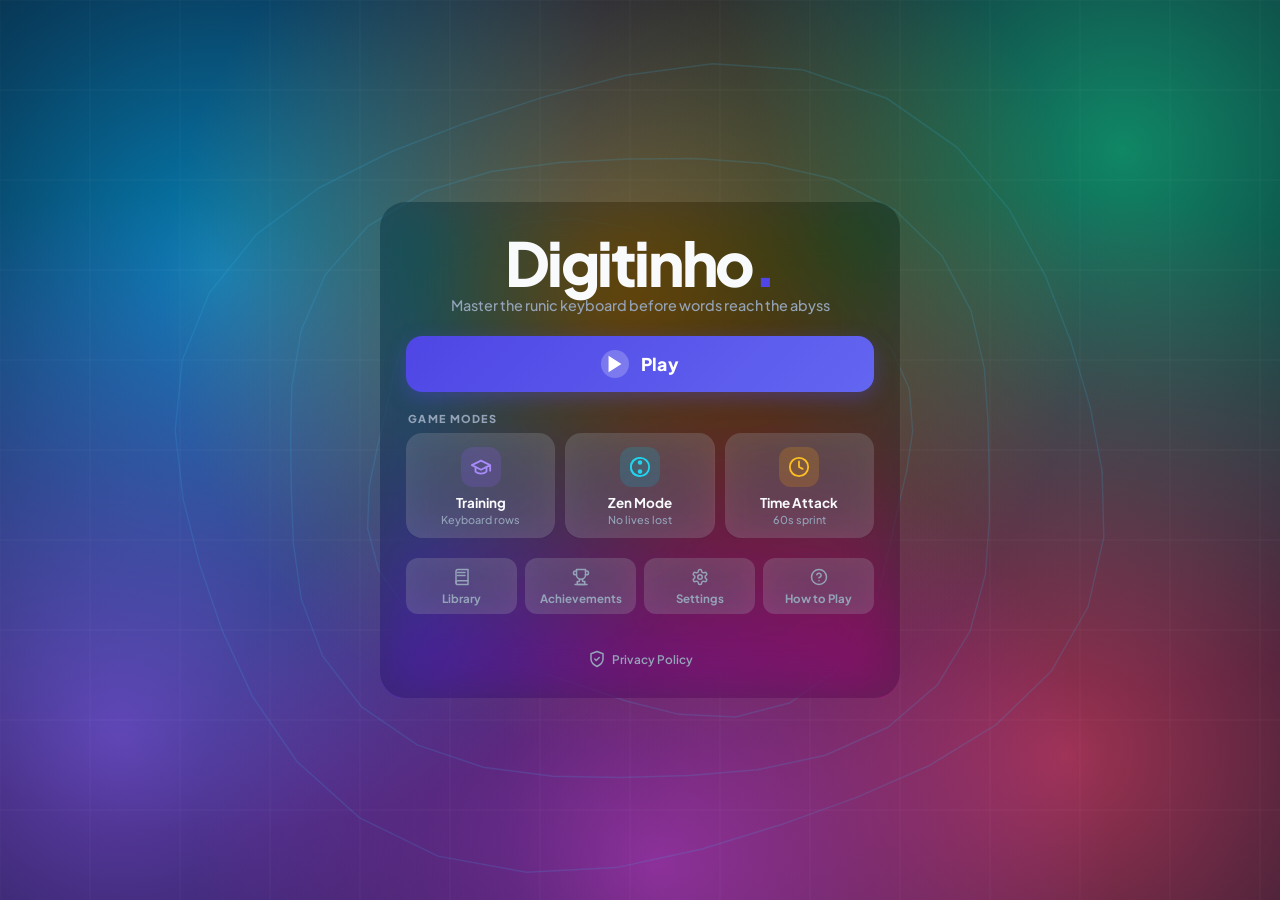
<file: index.html>
<!DOCTYPE html>
<html lang="en">
<head>
  <meta charset="UTF-8" />
  <meta name="viewport" content="width=device-width, initial-scale=1.0" />
  <title>Digitinho — Typing Game</title>
  <meta name="description" content="Typing game: letters, syllables and words fall. Buy abilities, use wildcard words, and level up!" />
  <link rel="icon" type="image/svg+xml" href="data:image/svg+xml,%3Csvg xmlns='http://www.w3.org/2000/svg' viewBox='0 0 32 32'%3E%3Cdefs%3E%3ClinearGradient id='g' x1='0%25' y1='0%25' x2='100%25' y2='100%25'%3E%3Cstop offset='0%25' stop-color='%236366F1'/%3E%3Cstop offset='100%25' stop-color='%2306B6D4'/%3E%3C/linearGradient%3E%3C/defs%3E%3Crect width='32' height='32' rx='8' fill='url(%23g)'/%3E%3Ctext x='15' y='22' font-family='sans-serif' font-weight='900' font-size='19' fill='%23FFFFFF' text-anchor='middle'%3ED%3C/text%3E%3Ccircle cx='23' cy='21' r='2.5' fill='%23FBBF24'/%3E%3C/svg%3E" />
  <link rel="preconnect" href="https://fonts.googleapis.com" />
  <link rel="preconnect" href="https://fonts.gstatic.com" crossorigin />
  <link href="https://fonts.googleapis.com/css2?family=Inter:wght@400;500;600;700;800&family=Plus+Jakarta+Sans:wght@500;600;700;800&display=swap" rel="stylesheet" />
  <link rel="stylesheet" href="./css/variables.css?v=1.1" />
  <link rel="stylesheet" href="./css/components.css?v=1.1" />
  <link rel="stylesheet" href="./css/layout.css?v=1.6" />
  <link rel="stylesheet" href="./css/gameplay.css?v=1.1" />
  <link rel="stylesheet" href="./css/modals.css?v=1.6" />
  <link rel="stylesheet" href="./css/responsive.css?v=1.1" />
</head>
<body>
  <!-- Ambient Saturated Canvas (vibrant ambient landscape, mesh orbs & topography) -->
  <canvas id="ambient-canvas" aria-hidden="true"></canvas>

  <!-- ===== APP INITIALIZATION LOADING SCREEN ===== -->
  <div id="app-loading-screen" role="status" aria-live="polite">
    <div class="loading-content-box">
      <div class="loading-brand-logo"><span class="logo-main">Digitinho</span><span class="logo-dot">.</span></div>
      <svg class="loading-spinner-svg" viewBox="0 0 40 40" aria-hidden="true">
        <circle cx="20" cy="20" r="16" fill="none" stroke="rgba(255,255,255,0.12)" stroke-width="3"></circle>
        <circle cx="20" cy="20" r="16" fill="none" stroke="url(#spinner-gradient)" stroke-width="3" stroke-dasharray="75 100" stroke-linecap="round"></circle>
        <defs>
          <linearGradient id="spinner-gradient" x1="0%" y1="0%" x2="100%" y2="100%">
            <stop offset="0%" stop-color="#6366F1"/>
            <stop offset="100%" stop-color="#38BDF8"/>
          </linearGradient>
        </defs>
      </svg>
      <div id="loading-status-text" class="loading-status-text" data-i18n="app_loading">Loading runic data...</div>
    </div>
  </div>

  <!-- ===== START SCREEN ===== -->
  <div id="screen-start" class="screen active">
    <div id="bg-deco" aria-hidden="true"></div>
    <div class="start-wrap">
      
      <!-- Brand Header -->
      <div class="start-brand">
        <div class="start-logo"><span class="logo-main">Digitinho</span><span class="logo-dot">.</span></div>
        <p class="start-sub" data-i18n="app_subtitle">Master the runic keyboard before words reach the abyss</p>
      </div>

      <!-- Dynamic Update Available Banner / Button (Hidden by default) -->
      <button id="btn-update-available" class="btn-update-available hidden" onclick="applyAppUpdate()" type="button" aria-live="polite">
        <div class="update-btn-left">
          <span class="update-icon-wrap" aria-hidden="true">
            <svg class="btn-svg-icon update-svg-icon" width="20" height="20" viewBox="0 0 24 24" fill="none" stroke="currentColor" stroke-width="2.2" stroke-linecap="round" stroke-linejoin="round">
              <path d="M21 15v4a2 2 0 0 1-2 2H5a2 2 0 0 1-2-2v-4"/>
              <polyline points="7 10 12 15 17 10"/>
              <line x1="12" y1="15" x2="12" y2="3"/>
            </svg>
          </span>
          <div class="update-text-col">
            <span class="update-btn-title" data-i18n="update_available_title">Uma nova atualização disponível!</span>
            <span class="update-btn-sub" id="update-btn-version-desc" data-i18n="update_available_sub">Clique para atualizar o cache e carregar a versão mais recente</span>
          </div>
        </div>
        <div class="update-btn-action-badge">
          <span class="update-action-label" data-i18n="update_btn_action">Atualizar</span>
          <svg class="btn-svg-icon" width="13" height="13" viewBox="0 0 24 24" fill="none" stroke="currentColor" stroke-width="2.4" stroke-linecap="round" stroke-linejoin="round">
            <path d="M5 12h14M12 5l7 7-7 7"/>
          </svg>
        </div>
      </button>

      <!-- Hero Start Action -->
      <div class="start-hero-action">
        <button id="btn-start" class="hero-start-btn" onclick="startGame('classic')">
          <span class="hero-play-icon">
            <svg width="22" height="22" viewBox="0 0 24 24" fill="currentColor">
              <polygon points="5 3 19 12 5 21 5 3"/>
            </svg>
          </span>
          <span class="hero-start-text" id="hero-start-text" data-i18n="btn_start">Jogar</span>
        </button>
        <button id="btn-continue" class="hero-start-btn hero-continue-btn hidden" onclick="openSlotsModal()">
          <span class="hero-play-icon">
            <svg width="22" height="22" viewBox="0 0 24 24" fill="currentColor">
              <polygon points="5 3 19 12 5 21 5 3"/>
            </svg>
          </span>
          <span class="hero-start-text" data-i18n="btn_continue">Continuar Jogando</span>
        </button>
      </div>

      <!-- Game Modes Bento Grid -->
      <div class="start-modes-section">
        <div class="start-section-tag" data-i18n="start_game_modes">GAME MODES</div>
        <div class="start-modes-grid">
          
          <button id="btn-training" class="mode-card" onclick="openTrainingModal()">
            <div class="mode-card-icon mode-icon-purple">
              <svg width="22" height="22" viewBox="0 0 24 24" fill="none" stroke="currentColor" stroke-width="2" stroke-linecap="round" stroke-linejoin="round">
                <path d="M22 10v6M2 10l10-5 10 5-10 5z"/>
                <path d="M6 12v5c3 3 9 3 12 0v-5"/>
              </svg>
            </div>
            <div class="mode-card-info">
              <span class="mode-card-title" data-i18n="btn_training_short">Training</span>
              <span class="mode-card-desc" data-i18n="btn_training_desc">Keyboard rows</span>
            </div>
          </button>

          <button class="mode-card" onclick="startGame('zen')">
            <div class="mode-card-icon mode-icon-cyan">
              <svg width="22" height="22" viewBox="0 0 24 24" fill="none" stroke="currentColor" stroke-width="2" stroke-linecap="round" stroke-linejoin="round">
                <circle cx="12" cy="12" r="10"/>
                <path d="M12 2a10 10 0 0 0 0 20"/>
                <circle cx="12" cy="7" r="1.5" fill="currentColor"/>
                <circle cx="12" cy="17" r="1.5" fill="currentColor"/>
              </svg>
            </div>
            <div class="mode-card-info">
              <span class="mode-card-title" data-i18n="btn_zen_short">Zen Mode</span>
              <span class="mode-card-desc" data-i18n="btn_zen_desc">No lives lost</span>
            </div>
          </button>

          <button class="mode-card" onclick="startGame('timeattack')">
            <div class="mode-card-icon mode-icon-amber">
              <svg width="22" height="22" viewBox="0 0 24 24" fill="none" stroke="currentColor" stroke-width="2" stroke-linecap="round" stroke-linejoin="round">
                <circle cx="12" cy="12" r="10"/>
                <polyline points="12 6 12 12 16 14"/>
              </svg>
            </div>
            <div class="mode-card-info">
              <span class="mode-card-title" data-i18n="btn_timeattack_short">Time Attack</span>
              <span class="mode-card-desc" data-i18n="btn_timeattack_desc">60s sprint</span>
            </div>
          </button>

        </div>
      </div>

      <!-- Quick Tools System Bar -->
      <div class="start-system-bar">
        <button class="system-bar-btn" onclick="showBiblioteca()" title="Library">
          <svg class="btn-svg-icon" width="18" height="18" viewBox="0 0 24 24" fill="none" stroke="currentColor" stroke-width="2" stroke-linecap="round" stroke-linejoin="round">
            <path d="M4 19.5v-15A2.5 2.5 0 0 1 6.5 2H20v20H6.5a2.5 2.5 0 0 1-2.5-2.5Z"/>
            <path d="M6 6h10"/>
            <path d="M6 10h10"/>
            <path d="M4 19.5a2.5 2.5 0 0 1 2.5-2.5H20"/>
          </svg>
          <span data-i18n="btn_library">Library</span>
        </button>

        <button class="system-bar-btn" onclick="showConquistas()" title="Achievements">
          <svg class="btn-svg-icon" width="18" height="18" viewBox="0 0 24 24" fill="none" stroke="currentColor" stroke-width="2" stroke-linecap="round" stroke-linejoin="round">
            <path d="M6 9H4.5a2.5 2.5 0 0 1 0-5H6"/>
            <path d="M18 9h1.5a2.5 2.5 0 0 0 0-5H18"/>
            <path d="M4 22h16"/>
            <path d="M10 14.66V17c0 .55-.45 1-1 1H7v4h10v-4h-2c-.55 0-1-.45-1-1v-2.34"/>
            <path d="M18 2H6v7a6 6 0 0 0 12 0V2Z"/>
          </svg>
          <span data-i18n="btn_achievements">Achievements</span>
        </button>

        <button class="system-bar-btn" onclick="openSettings(true)" title="Settings">
          <svg class="btn-svg-icon" width="18" height="18" viewBox="0 0 24 24" fill="none" stroke="currentColor" stroke-width="2" stroke-linecap="round" stroke-linejoin="round">
            <path d="M12.22 2h-.44a2 2 0 0 0-2 2v.18a2 2 0 0 1-1 1.73l-.43.25a2 2 0 0 1-2 0l-.15-.08a2 2 0 0 0-2.73.73l-.22.38a2 2 0 0 0 .73 2.73l.15.1a2 2 0 0 1 1 1.72v.51a2 2 0 0 1-1 1.74l-.15.09a2 2 0 0 0-.73 2.73l.22.38a2 2 0 0 0 2.73.73l.15-.08a2 2 0 0 1 2 0l.43.25a2 2 0 0 1 1 1.73V20a2 2 0 0 0 2 2h.44a2 2 0 0 0 2-2v-.18a2 2 0 0 1 1-1.73l.43-.25a2 2 0 0 1 2 0l.15.08a2 2 0 0 0 2.73-.73l.22-.39a2 2 0 0 0-.73-2.73l-.15-.08a2 2 0 0 1-1-1.74v-.5a2 2 0 0 1 1-1.74l.15-.09a2 2 0 0 0 .73-2.73l-.22-.38a2 2 0 0 0-2.73-.73l-.15.08a2 2 0 0 1-2 0l-.43-.25a2 2 0 0 1-1-1.73V4a2 2 0 0 0-2-2z"/>
            <circle cx="12" cy="12" r="3"/>
          </svg>
          <span data-i18n="btn_settings">Settings</span>
        </button>

        <button class="system-bar-btn" onclick="openRulesModal()" title="How to Play">
          <svg class="btn-svg-icon" width="18" height="18" viewBox="0 0 24 24" fill="none" stroke="currentColor" stroke-width="2" stroke-linecap="round" stroke-linejoin="round">
            <circle cx="12" cy="12" r="10"/>
            <path d="M9.09 9a3 3 0 0 1 5.83 1c0 2-3 3-3 3"/>
            <line x1="12" y1="17" x2="12.01" y2="17"/>
          </svg>
          <span data-i18n="btn_rules">How to Play</span>
        </button>
      </div>

      <!-- Start Screen Subtle Footer Links -->
      <div class="start-footer-links">
        <button class="start-footer-link-btn" onclick="openPrivacyModal()" type="button" title="Privacy Policy">
          <svg class="btn-svg-icon" width="13" height="13" viewBox="0 0 24 24" fill="none" stroke="currentColor" stroke-width="2" stroke-linecap="round" stroke-linejoin="round">
            <path d="M12 22s8-4 8-10V5l-8-3-8 3v7c0 6 8 10 8 10z"/>
            <path d="m9 12 2 2 4-4"/>
          </svg>
          <span data-i18n="footer_privacy">Privacy Policy</span>
        </button>
      </div>

    </div>
  </div>

  <!-- ===== GAME SCREEN ===== -->
  <div id="screen-game" class="screen">

    <!-- HUD (Centered Phase & Progress Bar, aligned to game column) -->
    <div id="hud">
      <!-- Mobile Quick Stats: Coins & Score (Left) + Lives (Right) -->
      <div id="hud-mobile-stats" class="hud-mobile-stats">
        <div class="hms-left-group">
          <div class="hms-item hms-score" title="Total Score">
            <svg class="hms-svg" width="13" height="13" viewBox="0 0 24 24" fill="none" stroke="currentColor" stroke-width="2" stroke-linecap="round" stroke-linejoin="round">
              <path d="M6 9H4.5a2.5 2.5 0 0 1 0-5H6"/>
              <path d="M18 9h1.5a2.5 2.5 0 0 0 0-5H18"/>
              <path d="M4 22h16"/>
              <path d="M10 14.66V17c0 .55-.47.98-.97 1.21C7.85 18.75 7 20.24 7 22"/>
              <path d="M14 14.66V17c0 .55.47.98.97 1.21C16.15 18.75 17 20.24 17 22"/>
              <path d="M18 2H6v7a6 6 0 0 0 12 0V2z"/>
            </svg>
            <span id="hms-score-val" class="hms-val">0</span>
          </div>
          <div class="hms-item hms-coins" title="Coins">
            <svg class="hms-svg" width="13" height="13" viewBox="0 0 24 24" fill="none" stroke="currentColor" stroke-width="2.2" stroke-linecap="round" stroke-linejoin="round" style="color:#FBBF24">
              <circle cx="12" cy="12" r="9"/>
              <circle cx="12" cy="12" r="5"/>
              <path d="M12 9v6"/>
            </svg>
            <span id="hms-coins-val" class="hms-val text-amber">0</span>
          </div>
        </div>
        <div id="hud-mobile-lives" class="hud-mobile-lives"></div>
      </div>

      <div class="hud-center-block">
        <div class="phase-tag"><span data-i18n="hud_phase">PHASE</span> <span id="phase-num">1</span></div>
        <div id="progress-wrap"><div id="progress-fill"></div></div>
        <div class="hud-progress-info">
          <span id="progress-text">0 / 10</span>
          <span id="zen-fixed-badge" class="zen-fixed-badge hidden" data-i18n="hud_zen_badge">🧘 Zen Mode: no lives lost</span>
        </div>
      </div>
    </div>

    <!-- Layout: Left | Game Column | Right -->
    <div id="layout">

      <!-- LEFT SIDEBAR: Unified Stats Dashboard -->
      <div id="side-left">
        <div class="side-card side-card-stats">
          <div class="side-card-title-row">
            <span class="side-title" data-i18n="hud_performance">PERFORMANCE DASHBOARD</span>
            <span class="speed-badge" id="speed-display">1.0×</span>
          </div>

          <!-- VIDAS DO JOGADOR EM DESTAQUE -->
          <div class="stat-hero-lives">
            <div class="stat-hero-header">
              <span class="stat-hero-lbl" id="hud-lives-lbl" data-i18n="hud_lives">LIVES</span>
              <span class="stat-lives-count" id="lives-count-text">3 / 3</span>
            </div>
            <div id="lives-row" class="stat-hero-hearts"></div>
          </div>

          <!-- PONTUAÇÃO TOTAL EM DESTAQUE (10 CASAS) -->
          <div class="stat-hero-score">
            <div class="stat-hero-header">
              <span class="stat-hero-lbl" data-i18n="hud_total_score">TOTAL SCORE</span>
              <span class="stat-hero-icon">
                <svg width="18" height="18" viewBox="0 0 24 24" fill="none" stroke="currentColor" stroke-width="2" stroke-linecap="round" stroke-linejoin="round">
                  <path d="M6 9H4.5a2.5 2.5 0 0 1 0-5H6"/>
                  <path d="M18 9h1.5a2.5 2.5 0 0 0 0-5H18"/>
                  <path d="M4 22h16"/>
                  <path d="M10 14.66V17c0 .55-.47.98-.97 1.21C7.85 18.75 7 20.24 7 22"/>
                  <path d="M14 14.66V17c0 .55.47.98.97 1.21C16.15 18.75 17 20.24 17 22"/>
                  <path d="M18 2H6v7a6 6 0 0 0 12 0V2z"/>
                </svg>
              </span>
            </div>
            <div class="stat-hero-val-wrap">
              <span class="stat-hero-val" id="hud-total">0000000000</span>
            </div>
          </div>

          <!-- MOEDAS DO JOGADOR EM DESTAQUE -->
          <div class="stat-hero-coins">
            <div class="stat-hero-header">
              <span class="stat-hero-lbl" data-i18n="hud_coins">COINS</span>
              <span class="stat-hero-icon" style="color:#FBBF24">
                <svg width="18" height="18" viewBox="0 0 24 24" fill="none" stroke="currentColor" stroke-width="2.2" stroke-linecap="round" stroke-linejoin="round">
                  <circle cx="12" cy="12" r="9"/>
                  <circle cx="12" cy="12" r="5"/>
                  <path d="M12 9v6"/>
                </svg>
              </span>
            </div>
            <div class="stat-hero-val-wrap">
              <span class="stat-hero-val text-amber" id="hud-coins" style="color:#FBBF24">0</span>
            </div>
          </div>

          <!-- ACERTOS E ERROS -->
          <div class="stats-unified-grid">
            <div class="stat-box">
              <span class="stat-box-lbl" data-i18n="hud_hits">HITS</span>
              <span class="stat-box-val text-green" id="hits-display">0</span>
            </div>
            <div class="stat-box">
              <span class="stat-box-lbl" data-i18n="hud_errors">ERRORS</span>
              <span class="stat-box-val text-rose" id="errors-display">0</span>
            </div>
          </div>

          <!-- PERFORMANCE: PPM / PRECISÃO / COMBO -->
          <div class="stats-perf-grid">
            <div class="stat-mini-box" title="Words Per Minute in real time">
              <span class="smb-lbl" data-i18n="hud_wpm">WPM</span>
              <span class="smb-val text-sky" id="wpm-display">0</span>
            </div>
            <div class="stat-mini-box" title="Typing Accuracy Rate">
              <span class="smb-lbl" data-i18n="hud_accuracy">ACCURACY</span>
              <span class="smb-val text-emerald" id="accuracy-display">0%</span>
            </div>
            <div class="stat-mini-box" title="Consecutive Streak">
              <span class="smb-lbl" data-i18n="hud_combo">COMBO</span>
              <span class="smb-val text-amber" id="combo-display">0×</span>
            </div>
          </div>
        </div>

        <div class="side-card flex-grow">
          <div class="side-card-header">
            <span class="side-title" data-i18n="hud_discovered_words">DISCOVERED WORDS</span>
            <button class="btn-link" onclick="showBiblioteca()" data-i18n="hud_view_all">View all</button>
          </div>
          <div id="words-list"></div>
        </div>
      </div>

      <!-- Game column (Tetris-style) -->
      <div id="game-column">
        <div id="shield-aura" class="shield-aura"></div>
        <!-- Boss Battle HUD Banner (Active on Boss phases) -->
        <div id="boss-hud" class="boss-hud hidden">
          <div class="boss-hud-top-laser"></div>
          <div class="boss-hud-main">
            <!-- Animated Monster / Robot Visual at the top -->
            <div id="boss-figure-wrap" class="boss-figure-wrap" title="Guardian Boss">
              <div id="boss-sprite" class="boss-sprite">
                <!-- SVG / Animated Monster/Robot injected dynamically -->
                <span id="boss-avatar" class="boss-avatar">🤖</span>
              </div>
              <div class="boss-thruster-flame"></div>
            </div>
            <div class="boss-info">
              <div class="boss-title-row">
                <span id="boss-name" class="boss-name">Cyber-Titan Lexis</span>
                <span id="boss-badge" class="boss-badge">BOSS • ROBOT</span>
              </div>
              <div id="boss-desc" class="boss-desc">Solve the 3 runic riddles to defeat the guardian!</div>
            </div>
          </div>
          <!-- Boss Health Points: ||| -->
          <div class="boss-lives-col">
            <div class="boss-lives-label">HEALTH POINTS:</div>
            <div class="boss-hp-wrapper">
              <div id="boss-hp-bars" class="boss-hp-bars" title="Boss HP">
                <span class="boss-hp-bar active" data-idx="0">|</span>
                <span class="boss-hp-bar active" data-idx="1">|</span>
                <span class="boss-hp-bar active" data-idx="2">|</span>
              </div>
              <span id="boss-hp-text" class="boss-hp-text">|||</span>
            </div>
          </div>
        </div>
        <div id="game-area">
          <div id="feedback-msg"></div>
        </div>

        <!-- Barra Rápida de Habilidades no Tabuleiro (Mobile Quick-Cast Bar) -->
        <div id="mobile-skills-bar" class="mobile-skills-bar hidden" aria-label="Mobile Skills">
          <div id="mobile-skills-list" class="mobile-skills-list"></div>
        </div>

        <!-- Upcoming items queue -->
        <div id="queue-bar">
          <div class="queue-label-wrap">
            <span class="queue-label" data-i18n="hud_upcoming">UPCOMING</span>
          </div>
          <div id="queue-items"></div>
        </div>

        <!-- Guia Visual de Dedos (Mini mapa sutil de digitação) -->
        <div id="finger-guide" class="finger-guide hidden">
          <div class="fg-hands-container">
            <svg class="fg-hand-svg fg-hand-l" viewBox="0 0 92 84" aria-label="Left Hand">
              <path class="fg-palm" d="M 10 50 C 9 60, 14 74, 22 78 C 32 80, 46 80, 54 78 C 63 74, 70 65, 70 58 C 70 52, 66 48, 62 46 L 14 46 C 12 48, 10 50, 10 50 Z" />
              <rect id="fg-finger-l-pinky" class="fg-finger" x="10" y="26" width="10" height="34" rx="5" />
              <rect id="fg-finger-l-ring" class="fg-finger" x="23" y="14" width="10" height="46" rx="5" />
              <rect id="fg-finger-l-middle" class="fg-finger" x="36" y="8" width="10" height="52" rx="5" />
              <rect id="fg-finger-l-index" class="fg-finger" x="49" y="14" width="10" height="46" rx="5" />
              <rect id="fg-finger-l-thumb" class="fg-finger" x="58" y="44" width="11" height="26" rx="5.5" transform="rotate(36 63 57)" />
            </svg>
            <svg class="fg-hand-svg fg-hand-r" viewBox="0 0 92 84" aria-label="Right Hand">
              <g transform="translate(92, 0) scale(-1, 1)">
                <path class="fg-palm" d="M 10 50 C 9 60, 14 74, 22 78 C 32 80, 46 80, 54 78 C 63 74, 70 65, 70 58 C 70 52, 66 48, 62 46 L 14 46 C 12 48, 10 50, 10 50 Z" />
                <rect id="fg-finger-r-pinky" class="fg-finger" x="10" y="26" width="10" height="34" rx="5" />
                <rect id="fg-finger-r-ring" class="fg-finger" x="23" y="14" width="10" height="46" rx="5" />
                <rect id="fg-finger-r-middle" class="fg-finger" x="36" y="8" width="10" height="52" rx="5" />
                <rect id="fg-finger-r-index" class="fg-finger" x="49" y="14" width="10" height="46" rx="5" />
                <rect id="fg-finger-r-thumb" class="fg-finger" x="58" y="44" width="11" height="26" rx="5.5" transform="rotate(36 63 57)" />
              </g>
            </svg>
          </div>
          <div class="fg-info-wrap">
            <div class="fg-key-cap" id="fg-key-cap">-</div>
            <div class="fg-text-wrap">
              <span class="fg-finger-name" id="fg-finger-name" data-i18n="finger_ready">Resting Position</span>
              <span class="fg-hand-sub" id="fg-hand-sub" data-i18n="finger_guide_title">Finger Guide</span>
            </div>
          </div>
        </div>

        <!-- Teclado Virtual On-Screen para Dispositivos Móveis -->
        <div id="virtual-keyboard" class="virtual-keyboard hidden" aria-label="Virtual Keyboard">
          <!-- Linha 1: 10 teclas -->
          <div class="vk-row" data-row="1">
            <button type="button" class="vk-key" data-key="Q">Q</button>
            <button type="button" class="vk-key" data-key="W">W</button>
            <button type="button" class="vk-key" data-key="E">E</button>
            <button type="button" class="vk-key" data-key="R">R</button>
            <button type="button" class="vk-key" data-key="T">T</button>
            <button type="button" class="vk-key" data-key="Y">Y</button>
            <button type="button" class="vk-key" data-key="U">U</button>
            <button type="button" class="vk-key" data-key="I">I</button>
            <button type="button" class="vk-key" data-key="O">O</button>
            <button type="button" class="vk-key" data-key="P">P</button>
          </div>
          <!-- Linha 2: 10 teclas -->
          <div class="vk-row" data-row="2">
            <button type="button" class="vk-key" data-key="A">A</button>
            <button type="button" class="vk-key" data-key="S">S</button>
            <button type="button" class="vk-key" data-key="D">D</button>
            <button type="button" class="vk-key" data-key="F">F</button>
            <button type="button" class="vk-key" data-key="G">G</button>
            <button type="button" class="vk-key" data-key="H">H</button>
            <button type="button" class="vk-key" data-key="J">J</button>
            <button type="button" class="vk-key" data-key="K">K</button>
            <button type="button" class="vk-key" data-key="L">L</button>
            <button type="button" class="vk-key" data-key="Ç">Ç</button>
          </div>
          <!-- Linha 3: 7 teclas + Backspace -->
          <div class="vk-row" data-row="3">
            <button type="button" class="vk-key" data-key="Z">Z</button>
            <button type="button" class="vk-key" data-key="X">X</button>
            <button type="button" class="vk-key" data-key="C">C</button>
            <button type="button" class="vk-key" data-key="V">V</button>
            <button type="button" class="vk-key" data-key="B">B</button>
            <button type="button" class="vk-key" data-key="N">N</button>
            <button type="button" class="vk-key" data-key="M">M</button>
            <button type="button" class="vk-key vk-key-backspace" data-key="BACKSPACE" aria-label="Backspace" title="Backspace">
              <svg class="btn-svg-icon" width="18" height="18" viewBox="0 0 24 24" fill="none" stroke="currentColor" stroke-width="2" stroke-linecap="round" stroke-linejoin="round">
                <path d="M21 4H8l-7 8 7 8h13a2 2 0 0 0 2-2V6a2 2 0 0 0-2-2z"/>
                <line x1="18" y1="9" x2="12" y2="15"/>
                <line x1="12" y1="9" x2="18" y2="15"/>
              </svg>
            </button>
          </div>
        </div>
      </div>

      <!-- RIGHT SIDEBAR: Skills -->
      <div id="side-right">
        <div class="side-card flex-grow">
          <div class="side-title" data-i18n="hud_spells">SKILLS</div>
          <div id="skills-container">
            <div class="empty-hint" data-i18n="hud_spells_hint">Buy in shop<br/>or complete words <strong>
              <svg width="12" height="12" viewBox="0 0 24 24" fill="none" stroke="currentColor" stroke-width="2.5" stroke-linecap="round" stroke-linejoin="round" style="display:inline;vertical-align:middle">
                <polygon points="13 2 3 14 12 14 11 22 21 10 12 10 13 2"/>
              </svg>
            </strong></div>
          </div>
        </div>
      </div>

    </div>

    <input id="hidden-input" type="text" autocomplete="off" autocorrect="off" autocapitalize="off" spellcheck="false" tabindex="-1" aria-hidden="true" inputmode="none" readonly disabled />

    <!-- Pause overlay (frosted glass over game screen) -->
    <div id="pause-overlay" class="hidden">
      <div class="pause-box">
        <!-- Main Pause Options -->
        <div id="pause-main-view" class="pause-view">
          <div class="pause-icon-badge">
            <svg width="22" height="22" viewBox="0 0 24 24" fill="currentColor">
              <rect x="5" y="4" width="4.5" height="16" rx="1.5"/>
              <rect x="14.5" y="4" width="4.5" height="16" rx="1.5"/>
            </svg>
          </div>
          <h2 data-i18n="pause_title">Game Paused</h2>

          <div class="pause-actions">
            <button id="btn-pause-resume" class="btn-primary" onclick="togglePause()">
              <svg class="btn-svg-icon" width="18" height="18" viewBox="0 0 24 24" fill="currentColor">
                <path d="M7 4.5v15a1 1 0 0 0 1.54.84l12-7.5a1 1 0 0 0 0-1.68l-12-7.5A1 1 0 0 0 7 4.5z"/>
              </svg>
              <span data-i18n="pause_resume">Continuar</span>
            </button>
            <button class="btn-secondary" onclick="showBiblioteca()">
              <svg class="btn-svg-icon" width="18" height="18" viewBox="0 0 24 24" fill="none" stroke="currentColor" stroke-width="2" stroke-linecap="round" stroke-linejoin="round">
                <path d="M4 19.5v-15A2.5 2.5 0 0 1 6.5 2H20v20H6.5a2.5 2.5 0 0 1-2.5-2.5Z"/>
                <path d="M6 6h10"/>
                <path d="M6 10h10"/>
                <path d="M4 19.5a2.5 2.5 0 0 1 2.5-2.5H20"/>
              </svg>
              <span data-i18n="pause_library">Biblioteca</span>
            </button>
            <button class="btn-secondary" onclick="showConquistas()">
              <svg class="btn-svg-icon" width="18" height="18" viewBox="0 0 24 24" fill="none" stroke="currentColor" stroke-width="2" stroke-linecap="round" stroke-linejoin="round">
                <path d="M6 9H4.5a2.5 2.5 0 0 1 0-5H6"/>
                <path d="M18 9h1.5a2.5 2.5 0 0 0 0-5H18"/>
                <path d="M4 22h16"/>
                <path d="M10 14.66V17c0 .55-.45 1-1 1H7v4h10v-4h-2c-.55 0-1-.45-1-1v-2.34"/>
                <path d="M18 2H6v7a6 6 0 0 0 12 0V2Z"/>
              </svg>
              <span data-i18n="pause_achievements">Conquistas</span>
            </button>
            <button class="btn-secondary" onclick="openSettings()">
              <svg class="btn-svg-icon" width="18" height="18" viewBox="0 0 24 24" fill="none" stroke="currentColor" stroke-width="2" stroke-linecap="round" stroke-linejoin="round">
                <path d="M12.22 2h-.44a2 2 0 0 0-2 2v.18a2 2 0 0 1-1 1.73l-.43.25a2 2 0 0 1-2 0l-.15-.08a2 2 0 0 0-2.73.73l-.22.38a2 2 0 0 0 .73 2.73l.15.1a2 2 0 0 1 1 1.72v.51a2 2 0 0 1-1 1.74l-.15.09a2 2 0 0 0-.73 2.73l.22.38a2 2 0 0 0 2.73.73l.15-.08a2 2 0 0 1 2 0l.43.25a2 2 0 0 1 1 1.73V20a2 2 0 0 0 2 2h.44a2 2 0 0 0 2-2v-.18a2 2 0 0 1 1-1.73l.43-.25a2 2 0 0 1 2 0l.15.08a2 2 0 0 0 2.73-.73l.22-.39a2 2 0 0 0-.73-2.73l-.15-.08a2 2 0 0 1-1-1.74v-.5a2 2 0 0 1 1-1.74l.15-.09a2 2 0 0 0 .73-2.73l-.22-.38a2 2 0 0 0-2.73-.73l-.15.08a2 2 0 0 1-2 0l-.43-.25a2 2 0 0 1-1-1.73V4a2 2 0 0 0-2-2z"/>
                <circle cx="12" cy="12" r="3"/>
              </svg>
              <span data-i18n="pause_settings">Configurações</span>
            </button>
            <button id="btn-pause-back-training" class="btn-secondary hidden" style="display: none;" onclick="exitTrainingToMenu()">
              <svg class="btn-svg-icon" width="18" height="18" viewBox="0 0 24 24" fill="none" stroke="currentColor" stroke-width="2" stroke-linecap="round" stroke-linejoin="round">
                <path d="M22 10v6M2 10l10-5 10 5-10 5z"/>
                <path d="M6 12v5c3 3 9 3 12 0v-5"/>
              </svg>
              <span data-i18n="pause_training_menu">Voltar ao Menu de Treino</span>
            </button>
            <button class="btn-secondary" onclick="confirmGoToMainMenu()">
              <svg class="btn-svg-icon" width="18" height="18" viewBox="0 0 24 24" fill="none" stroke="currentColor" stroke-width="2" stroke-linecap="round" stroke-linejoin="round">
                <path d="m3 9 9-7 9 7v11a2 2 0 0 1-2 2H5a2 2 0 0 1-2-2z"/>
                <polyline points="9 22 9 12 15 12 15 22"/>
              </svg>
              <span data-i18n="pause_main_menu">Voltar pro Menu Principal</span>
            </button>
          </div>
        </div>

        <!-- In-game Confirmation Dialog when clicking Return to Main Menu -->
        <div id="pause-confirm-view" class="pause-view hidden">
          <div class="pause-confirm-icon">
            <svg width="24" height="24" viewBox="0 0 24 24" fill="none" stroke="#EF4444" stroke-width="2.2" stroke-linecap="round" stroke-linejoin="round">
              <path d="m21.73 18-8-14a2 2 0 0 0-3.48 0l-8 14A2 2 0 0 0 4 21h16a2 2 0 0 0 1.73-3Z"/>
              <line x1="12" y1="9" x2="12" y2="13"/>
              <line x1="12" y1="17" x2="12.01" y2="17"/>
            </svg>
          </div>
          <h2 class="pause-confirm-title" data-i18n="confirm_exit_title">Return to Main Menu?</h2>
          <p class="pause-confirm-desc" data-i18n="confirm_exit_to_menu">Are you sure you want to quit the current game and return to the Main Menu? All progress in this phase will be lost.</p>

          <div class="pause-actions">
            <button class="btn-secondary" onclick="cancelExitConfirm()" style="width: 100%;">
              <svg class="btn-svg-icon" width="16" height="16" viewBox="0 0 24 24" fill="currentColor">
                <path d="M7 4.5v15a1 1 0 0 0 1.54.84l12-7.5a1 1 0 0 0 0-1.68l-12-7.5A1 1 0 0 0 7 4.5z"/>
              </svg>
              <span data-i18n="confirm_exit_cancel">Continuar Jogando</span>
            </button>
            <button class="btn-danger-confirm" onclick="executeExitToMainMenu()">
              <svg class="btn-svg-icon" width="16" height="16" viewBox="0 0 24 24" fill="none" stroke="currentColor" stroke-width="2.2" stroke-linecap="round" stroke-linejoin="round">
                <path d="M9 21H5a2 2 0 0 1-2-2V5a2 2 0 0 1 2-2h4"/>
                <polyline points="16 17 21 12 16 7"/>
                <line x1="21" y1="12" x2="9" y2="12"/>
              </svg>
              <span data-i18n="confirm_exit_confirm">Sim, Voltar ao Menu</span>
            </button>
          </div>
        </div>
      </div>
    </div>

    <!-- Countdown Overlay when resuming from Pause ("3, 2, 1, VAI!") -->
    <div id="countdown-overlay" class="countdown-overlay hidden">
      <div class="countdown-box">
        <span id="countdown-num" class="countdown-num">3</span>
        <span class="countdown-hint" data-i18n="countdown_hint">Get your fingers ready!</span>
      </div>
    </div>

  </div>

  <!-- ===== MODAL: Phase complete ===== -->
  <div id="modal-phase" class="modal hidden">
    <div class="modal-box" id="modal-phase-box">
      <!-- Main Phase Complete View -->
      <div id="phase-main-view">
        <div class="modal-emoji" id="phase-emoji">
          <svg width="32" height="32" viewBox="0 0 24 24" fill="none" stroke="currentColor" stroke-width="1.8" stroke-linecap="round" stroke-linejoin="round">
            <circle cx="12" cy="12" r="10"/>
            <circle cx="12" cy="12" r="6"/>
            <circle cx="12" cy="12" r="2"/>
          </svg>
        </div>
        <div id="phase-rank-wrap" class="phase-rank-wrap">
          <span class="phase-rank-label" data-i18n="modal_performance">PERFORMANCE:</span>
          <span id="phase-rank-badge" class="phase-rank-badge rank-s">RANK S</span>
        </div>
        <h2 id="modal-phase-h">Phase 1 Complete!</h2>
        <div class="modal-stats" id="modal-phase-stats"></div>
        <div id="section-words" class="modal-section">
          <div class="modal-section-lbl" data-i18n="modal_unlocked_words">Unlocked words</div>
          <div id="unlocked-words-row"></div>
        </div>
        <div class="modal-phase-actions">
          <button id="btn-next-phase" class="btn-primary" onclick="continueToNextPhase()">
            <span data-i18n="modal_btn_next_phase">Next Phase →</span>
          </button>
          <button id="btn-phase-back-training" class="btn-secondary hidden" style="display: none;" onclick="exitTrainingToMenu()">
            <svg class="btn-svg-icon" width="16" height="16" viewBox="0 0 24 24" fill="none" stroke="currentColor" stroke-width="2" stroke-linecap="round" stroke-linejoin="round">
              <path d="M22 10v6M2 10l10-5 10 5-10 5z"/>
              <path d="M6 12v5c3 3 9 3 12 0v-5"/>
            </svg>
            <span data-i18n="modal_btn_back_training">Back to Training Menu</span>
          </button>
        </div>
      </div>

      <!-- Phase Exit Confirmation View (Matches Imagem 3) -->
      <div id="phase-confirm-view" class="pause-view hidden">
        <div class="pause-confirm-icon">
          <svg width="24" height="24" viewBox="0 0 24 24" fill="none" stroke="#EF4444" stroke-width="2.2" stroke-linecap="round" stroke-linejoin="round">
            <path d="m21.73 18-8-14a2 2 0 0 0-3.48 0l-8 14A2 2 0 0 0 4 21h16a2 2 0 0 0 1.73-3Z"/>
            <line x1="12" y1="9" x2="12" y2="13"/>
            <line x1="12" y1="17" x2="12.01" y2="17"/>
          </svg>
        </div>
        <h2 class="pause-confirm-title" data-i18n="confirm_exit_title">Return to Main Menu?</h2>
        <p class="pause-confirm-desc" data-i18n="confirm_exit_to_menu">Are you sure you want to quit the current game and return to the Main Menu? All progress in this phase will be lost.</p>

        <div class="pause-actions">
          <button class="btn-secondary" onclick="cancelPhaseExitConfirm()" style="width: 100%;">
            <svg class="btn-svg-icon" width="16" height="16" viewBox="0 0 24 24" fill="currentColor">
              <path d="M7 4.5v15a1 1 0 0 0 1.54.84l12-7.5a1 1 0 0 0 0-1.68l-12-7.5A1 1 0 0 0 7 4.5z"/>
            </svg>
            <span data-i18n="confirm_exit_cancel">Continuar Jogando</span>
          </button>
          <button class="btn-danger-confirm" onclick="executePhaseExitToMainMenu()">
            <svg class="btn-svg-icon" width="16" height="16" viewBox="0 0 24 24" fill="none" stroke="currentColor" stroke-width="2.2" stroke-linecap="round" stroke-linejoin="round">
              <path d="M9 21H5a2 2 0 0 1-2-2V5a2 2 0 0 1 2-2h4"/>
              <polyline points="16 17 21 12 16 7"/>
              <line x1="21" y1="12" x2="9" y2="12"/>
            </svg>
            <span data-i18n="confirm_exit_confirm">Sim, Voltar ao Menu</span>
          </button>
        </div>
      </div>
    </div>
  </div>

  <!-- ===== MODAL: Shop ===== -->
  <div id="modal-shop" class="modal hidden">
    <div class="modal-box modal-shop-box">
      <!-- Main Shop View -->
      <div id="shop-main-view">
        <div class="modal-head-simple">
          <div class="modal-head-icon">
            <svg width="22" height="22" viewBox="0 0 24 24" fill="none" stroke="currentColor" stroke-width="2" stroke-linecap="round" stroke-linejoin="round">
              <circle cx="8" cy="21" r="1"/>
              <circle cx="19" cy="21" r="1"/>
              <path d="M2.05 2.05h2l2.66 12.42a2 2 0 0 0 2 1.58h9.78a2 2 0 0 0 1.95-1.57l1.65-7.43H5.12"/>
            </svg>
          </div>
          <div>
            <h2 data-i18n="shop_title">Skill Shop</h2>
            <p class="modal-sub" data-i18n="shop_sub">Upgrade your skills for upcoming phases</p>
          </div>
        </div>
        <div class="shop-balance-card">
          <div id="shop-feedback-msg" class="shop-feedback-msg hidden" aria-live="polite">
            <span class="shop-feedback-icon">
              <svg class="sfb-icon-warn" width="16" height="16" viewBox="0 0 24 24" fill="none" stroke="currentColor" stroke-width="2.5" stroke-linecap="round" stroke-linejoin="round">
                <circle cx="12" cy="12" r="10"/>
                <line x1="12" y1="8" x2="12" y2="12"/>
                <line x1="12" y1="16" x2="12.01" y2="16"/>
              </svg>
              <svg class="sfb-icon-success hidden" width="16" height="16" viewBox="0 0 24 24" fill="none" stroke="currentColor" stroke-width="2.5" stroke-linecap="round" stroke-linejoin="round">
                <circle cx="12" cy="12" r="10"/>
                <polyline points="9 12 12 15 17 9"/>
              </svg>
            </span>
            <span class="shop-feedback-text"></span>
          </div>
          <div class="shop-balance-wrap">
            <span class="sbc-lbl" id="shop-balance-lbl" data-i18n="shop_coins" style="font-size:0.88rem;color:var(--t2);font-weight:700">Your Coins:</span>
            <span class="sbc-icon" style="color:#FBBF24">
              <svg width="18" height="18" viewBox="0 0 24 24" fill="none" stroke="currentColor" stroke-width="2.5" stroke-linecap="round" stroke-linejoin="round">
                <circle cx="12" cy="12" r="9"/>
                <circle cx="12" cy="12" r="5"/>
                <path d="M12 9v6"/>
              </svg>
            </span>
            <strong id="shop-balance" class="sbc-val">0</strong>
          </div>
        </div>
        <div id="shop-items-grid"></div>
        <button class="btn-primary btn-shop-close" onclick="closeShop()">
          <svg class="btn-svg-icon" width="16" height="16" viewBox="0 0 24 24" fill="currentColor">
            <polygon points="5 3 19 12 5 21 5 3"/>
          </svg>
          <span data-i18n="shop_btn_continue">Continue Playing</span>
        </button>
      </div>

      <!-- Shop Exit Confirmation View (Matches Imagem 3) -->
      <div id="shop-confirm-view" class="pause-view hidden">
        <div class="pause-confirm-icon">
          <svg width="24" height="24" viewBox="0 0 24 24" fill="none" stroke="#EF4444" stroke-width="2.2" stroke-linecap="round" stroke-linejoin="round">
            <path d="m21.73 18-8-14a2 2 0 0 0-3.48 0l-8 14A2 2 0 0 0 4 21h16a2 2 0 0 0 1.73-3Z"/>
            <line x1="12" y1="9" x2="12" y2="13"/>
            <line x1="12" y1="17" x2="12.01" y2="17"/>
          </svg>
        </div>
        <h2 class="pause-confirm-title" data-i18n="shop_confirm_exit_title">Leave the Shop?</h2>
        <p id="shop-confirm-desc" class="pause-confirm-desc" data-i18n="shop_confirm_exit_desc">Are you sure you want to leave the shop?</p>
        <div class="pause-actions">
          <button class="btn-secondary" onclick="cancelShopExitConfirm()" style="width: 100%;">
            <svg class="btn-svg-icon" width="16" height="16" viewBox="0 0 24 24" fill="currentColor">
              <path d="M7 4.5v15a1 1 0 0 0 1.54.84l12-7.5a1 1 0 0 0 0-1.68l-12-7.5A1 1 0 0 0 7 4.5z"/>
            </svg>
            <span data-i18n="shop_confirm_stay">Stay in Shop</span>
          </button>
          <button class="btn-danger-confirm" onclick="confirmShopExit()" style="width: 100%;">
            <svg class="btn-svg-icon" width="16" height="16" viewBox="0 0 24 24" fill="none" stroke="currentColor" stroke-width="2.2" stroke-linecap="round" stroke-linejoin="round">
              <path d="M9 21H5a2 2 0 0 1-2-2V5a2 2 0 0 1 2-2h4"/>
              <polyline points="16 17 21 12 16 7"/>
              <line x1="21" y1="12" x2="9" y2="12"/>
            </svg>
            <span data-i18n="shop_confirm_leave">Return to Main Menu</span>
          </button>
        </div>
      </div>
    </div>
  </div>

  <!-- ===== MODAL: Game Over (Clean Modern Glass Arcade Screen) ===== -->
  <div id="modal-gameover" class="modal hidden modal-gameover-backdrop">
    <div class="gameover-card">
      <!-- Header -->
      <div class="go-badge-glow">
        <span class="go-skull-icon">
          <svg width="24" height="24" viewBox="0 0 24 24" fill="none" stroke="#EF4444" stroke-width="2" stroke-linecap="round" stroke-linejoin="round">
            <circle cx="9" cy="12" r="1"/>
            <circle cx="15" cy="12" r="1"/>
            <path d="M8 20v2h8v-2"/>
            <path d="m12.5 17-.5-1-.5 1h1z"/>
            <path d="M16 20a2 2 0 0 0 1.56-3.25 8 8 0 1 0-11.12 0A2 2 0 0 0 8 20"/>
          </svg>
        </span>
      </div>
      <h1 class="go-main-title" data-i18n="go_title">GAME OVER</h1>
      <p class="go-sub" data-i18n="go_sub">Your runic journey has reached an end</p>

      <!-- Single Stats Summary Panel (Todas as Informações da Partida em Card Único) -->
      <div class="go-summary-panel">
        <!-- 1. Pontuação da Partida -->
        <div class="go-summary-line go-score-line">
          <div class="go-line-left">
            <span class="go-line-icon text-amber">
              <svg width="16" height="16" viewBox="0 0 24 24" fill="none" stroke="currentColor" stroke-width="2.2" stroke-linecap="round" stroke-linejoin="round">
                <path d="M6 9H4.5a2.5 2.5 0 0 1 0-5H6"/>
                <path d="M18 9h1.5a2.5 2.5 0 0 0 0-5H18"/>
                <path d="M4 22h16"/>
                <path d="M10 14.66V17c0 .55-.45 1-1 1H7v4h10v-4h-2c-.55 0-1-.45-1-1v-2.34"/>
                <path d="M18 2H6v7a6 6 0 0 0 12 0V2Z"/>
              </svg>
            </span>
            <span class="go-line-lbl" data-i18n="go_score">Pontuação da Partida</span>
          </div>
          <span class="go-line-val text-score" id="go-score">0000000000</span>
          <!-- Decoupled New Record Stamp Badge (100% independente do fluxo da linha, estilo selo rotacionado) -->
          <div id="go-new-record-tag" class="go-new-record-seal hidden">
            <svg width="10" height="10" viewBox="0 0 24 24" fill="currentColor">
              <polygon points="12 2 15.09 8.26 22 9.27 17 14.14 18.18 21.02 12 17.77 5.82 21.02 7 14.14 2 9.27 8.91 8.26 12 2"/>
            </svg>
            <span data-i18n="go_new_record_tag">NOVO RECORDE!</span>
          </div>
        </div>

        <!-- 2. Precisão -->
        <div class="go-summary-line">
          <div class="go-line-left">
            <span class="go-line-icon text-emerald">
              <svg width="16" height="16" viewBox="0 0 24 24" fill="none" stroke="currentColor" stroke-width="2.2" stroke-linecap="round" stroke-linejoin="round">
                <circle cx="12" cy="12" r="10"/>
                <circle cx="12" cy="12" r="6"/>
                <circle cx="12" cy="12" r="2"/>
              </svg>
            </span>
            <span class="go-line-lbl" data-i18n="go_avg_accuracy">Precisão</span>
          </div>
          <span class="go-line-val text-emerald" id="go-accuracy">100%</span>
        </div>

        <!-- 4. Moedas Recebidas na Partida -->
        <div class="go-summary-line">
          <div class="go-line-left">
            <span class="go-line-icon text-amber">
              <svg width="16" height="16" viewBox="0 0 24 24" fill="none" stroke="currentColor" stroke-width="2.2" stroke-linecap="round" stroke-linejoin="round">
                <circle cx="12" cy="12" r="9"/>
                <circle cx="12" cy="12" r="5"/>
                <path d="M12 9v6"/>
              </svg>
            </span>
            <span class="go-line-lbl" data-i18n="go_coins_earned">Moedas Totais Recebidas</span>
          </div>
          <span class="go-line-val text-amber" id="go-coins">+0</span>
        </div>

        <!-- 5. Fase Alcançada -->
        <div class="go-summary-line">
          <div class="go-line-left">
            <span class="go-line-icon text-indigo">
              <svg width="16" height="16" viewBox="0 0 24 24" fill="none" stroke="currentColor" stroke-width="2.2" stroke-linecap="round" stroke-linejoin="round">
                <path d="M4 15s1-1 4-1 5 2 8 2 4-1 4-1V3s-1 1-4 1-5-2-8-2-4 1-4 1z"/>
                <line x1="4" y1="22" x2="4" y2="15"/>
              </svg>
            </span>
            <span class="go-line-lbl" data-i18n="go_phase_reached">Fase Alcançada</span>
          </div>
          <span class="go-line-val" id="go-phase">1</span>
        </div>

        <!-- 6. Acertos / Erros -->
        <div class="go-summary-line">
          <div class="go-line-left">
            <span class="go-line-icon text-cyan">
              <svg width="16" height="16" viewBox="0 0 24 24" fill="none" stroke="currentColor" stroke-width="2.2" stroke-linecap="round" stroke-linejoin="round">
                <polyline points="20 6 9 17 4 12"/>
              </svg>
            </span>
            <span class="go-line-lbl" data-i18n="go_hits_errors">Acertos / Erros</span>
          </div>
          <span class="go-line-val">
            <strong class="text-green" id="go-hits">0</strong> / <strong class="text-rose" id="go-errors">0</strong>
          </span>
        </div>

        <!-- 7. Palavras Descobertas -->
        <div class="go-summary-line">
          <div class="go-line-left">
            <span class="go-line-icon text-purple">
              <svg width="16" height="16" viewBox="0 0 24 24" fill="none" stroke="currentColor" stroke-width="2.2" stroke-linecap="round" stroke-linejoin="round">
                <path d="M4 19.5v-15A2.5 2.5 0 0 1 6.5 2H20v20H6.5a2.5 2.5 0 0 1-2.5-2.5Z"/>
                <path d="M6 6h10"/>
                <path d="M6 10h10"/>
                <path d="M4 19.5a2.5 2.5 0 0 1 2.5-2.5H20"/>
              </svg>
            </span>
            <span class="go-line-lbl" data-i18n="go_discovered_words">Palavras Descobertas</span>
          </div>
          <span class="go-line-val" id="go-words">0 / 42</span>
        </div>
      </div>

      <!-- Action Buttons -->
      <div class="go-actions">
        <button id="btn-go-continue" class="btn-go-continue hidden" onclick="useContinue()">
          <svg class="btn-svg-icon" width="16" height="16" viewBox="0 0 24 24" fill="none" stroke="currentColor" stroke-width="2.2" stroke-linecap="round" stroke-linejoin="round">
            <circle cx="12" cy="12" r="9"/>
            <circle cx="12" cy="12" r="5"/>
            <path d="M12 9v6"/>
          </svg>
          <span data-i18n="go_use_continue">Usar Continue</span> (<strong id="go-continue-count">0</strong>)
        </button>
        <button id="btn-go-restart" class="btn-go-primary" onclick="restartGame()">
          <svg class="btn-svg-icon" width="18" height="18" viewBox="0 0 24 24" fill="none" stroke="currentColor" stroke-width="2.5" stroke-linecap="round" stroke-linejoin="round">
            <path d="M3 12a9 9 0 1 0 9-9 9.75 9.75 0 0 0-6.74 2.74L3 8"/>
            <path d="M3 3v5h5"/>
          </svg>
          <span data-i18n="go_play_again">Jogar Novamente</span>
        </button>
        <div class="go-secondary-row">
          <button class="btn-go-secondary" onclick="goToMainMenu()">
            <svg class="btn-svg-icon" width="15" height="15" viewBox="0 0 24 24" fill="none" stroke="currentColor" stroke-width="2" stroke-linecap="round" stroke-linejoin="round">
              <path d="m3 9 9-7 9 7v11a2 2 0 0 1-2 2H5a2 2 0 0 1-2-2z"/>
              <polyline points="9 22 9 12 15 12 15 22"/>
            </svg>
            <span data-i18n="go_main_menu">Menu Principal</span>
          </button>
          <button class="btn-go-secondary" onclick="showBiblioteca()">
            <svg class="btn-svg-icon" width="15" height="15" viewBox="0 0 24 24" fill="none" stroke="currentColor" stroke-width="2" stroke-linecap="round" stroke-linejoin="round">
              <path d="M4 19.5v-15A2.5 2.5 0 0 1 6.5 2H20v20H6.5a2.5 2.5 0 0 1-2.5-2.5Z"/>
              <path d="M6 6h10"/>
              <path d="M6 10h10"/>
              <path d="M4 19.5a2.5 2.5 0 0 1 2.5-2.5H20"/>
            </svg>
            <span data-i18n="pause_library">Biblioteca</span>
          </button>
          <button class="btn-go-secondary" onclick="showConquistas()">
            <svg class="btn-svg-icon" width="15" height="15" viewBox="0 0 24 24" fill="none" stroke="currentColor" stroke-width="2" stroke-linecap="round" stroke-linejoin="round">
              <path d="M6 9H4.5a2.5 2.5 0 0 1 0-5H6"/>
              <path d="M18 9h1.5a2.5 2.5 0 0 0 0-5H18"/>
              <path d="M4 22h16"/>
              <path d="M10 14.66V17c0 .55-.45 1-1 1H7v4h10v-4h-2c-.55 0-1-.45-1-1v-2.34"/>
              <path d="M18 2H6v7a6 6 0 0 0 12 0V2Z"/>
            </svg>
            <span data-i18n="pause_achievements">Conquistas</span>
          </button>
        </div>
      </div>
    </div>
  </div>

  <!-- ===== MODAL: Biblioteca (Bestiário) ===== -->
  <div id="modal-biblioteca" class="modal hidden">
    <div class="modal-box modal-lib-box">
      <div class="modal-lib-head">
        <div class="modal-lib-title-row">
          <div class="modal-head-icon">
            <svg width="22" height="22" viewBox="0 0 24 24" fill="none" stroke="currentColor" stroke-width="2" stroke-linecap="round" stroke-linejoin="round">
              <path d="M4 19.5v-15A2.5 2.5 0 0 1 6.5 2H20v20H6.5a2.5 2.5 0 0 1-2.5-2.5Z"/>
              <path d="M6 6h10"/>
              <path d="M6 10h10"/>
              <path d="M4 19.5a2.5 2.5 0 0 1 2.5-2.5H20"/>
            </svg>
          </div>
          <div>
            <h2 data-i18n="lib_title">Runic Library</h2>
            <p class="modal-sub" data-i18n="lib_sub">Collection of discovered words</p>
          </div>
        </div>
        <div class="lib-counter-badge" id="lib-counter-badge">0 / 0 Discovered</div>
      </div>
      <div id="lib-words-grid" class="lib-words-grid"></div>
      <button class="btn-secondary" onclick="closeBiblioteca()">
        <svg class="btn-svg-icon" width="16" height="16" viewBox="0 0 24 24" fill="none" stroke="currentColor" stroke-width="2" stroke-linecap="round" stroke-linejoin="round">
          <path d="m15 18-6-6 6-6"/>
        </svg>
        <span data-i18n="btn_back_to_game">Back to Game</span>
      </button>
    </div>
  </div>

  <!-- ===== MODAL: Conquistas & Selos (Achievements) ===== -->
  <div id="modal-conquistas" class="modal hidden">
    <div class="modal-box modal-achievements-box">
      <div class="modal-lib-head">
        <div class="modal-lib-title-row">
          <div class="modal-head-icon">
            <svg width="22" height="22" viewBox="0 0 24 24" fill="none" stroke="currentColor" stroke-width="2" stroke-linecap="round" stroke-linejoin="round">
              <path d="M6 9H4.5a2.5 2.5 0 0 1 0-5H6"/>
              <path d="M18 9h1.5a2.5 2.5 0 0 0 0-5H18"/>
              <path d="M4 22h16"/>
              <path d="M10 14.66V17c0 .55-.45 1-1 1H7v4h10v-4h-2c-.55 0-1-.45-1-1v-2.34"/>
              <path d="M18 2H6v7a6 6 0 0 0 12 0V2Z"/>
            </svg>
          </div>
          <div>
            <h2 data-i18n="ach_title">Achievements & Badges</h2>
            <p class="modal-sub" data-i18n="ach_sub">Your speed, precision and mastery milestones</p>
          </div>
        </div>
        <div class="lib-counter-badge" id="achievements-counter-badge">0 / 6 Unlocked</div>
      </div>
      <div id="achievements-grid" class="achievements-grid"></div>
      <button class="btn-secondary" onclick="closeConquistas()">
        <svg class="btn-svg-icon" width="16" height="16" viewBox="0 0 24 24" fill="none" stroke="currentColor" stroke-width="2" stroke-linecap="round" stroke-linejoin="round">
          <path d="m15 18-6-6 6-6"/>
        </svg>
        <span data-i18n="btn_back_to_game">Back to Game</span>
      </button>
    </div>
  </div>

  <!-- ===== MODAL: Como Jogar & Regras Rúnicas ===== -->
  <div id="modal-rules" class="modal hidden">
    <div class="modal-box modal-rules-box">
      <div class="modal-lib-head">
        <div class="modal-lib-title-row">
          <div class="modal-head-icon">
            <svg width="22" height="22" viewBox="0 0 24 24" fill="none" stroke="currentColor" stroke-width="2" stroke-linecap="round" stroke-linejoin="round">
              <circle cx="12" cy="12" r="10"/>
              <path d="M9.09 9a3 3 0 0 1 5.83 1c0 2-3 3-3 3"/>
              <line x1="12" y1="17" x2="12.01" y2="17"/>
            </svg>
          </div>
          <div>
            <h2 class="modal-title" data-i18n="rules_title">How to Play & Runic Rules</h2>
            <p class="modal-sub" data-i18n="app_subtitle">Master the runic keyboard before words reach the abyss</p>
          </div>
        </div>
        <button class="modal-close" onclick="closeRulesModal()">✕</button>
      </div>

      <div class="rules-card">
        <div class="rule-row">
          <svg class="rule-svg-icon rule-icon-cyan" width="20" height="20" viewBox="0 0 24 24" fill="none" stroke="currentColor" stroke-width="2" stroke-linecap="round" stroke-linejoin="round">
            <rect x="2" y="4" width="20" height="16" rx="2" ry="2"/>
            <line x1="6" y1="8" x2="6" y2="8"/>
            <line x1="10" y1="8" x2="10" y2="8"/>
            <line x1="14" y1="8" x2="14" y2="8"/>
            <line x1="18" y1="8" x2="18" y2="8"/>
            <line x1="6" y1="12" x2="6" y2="12"/>
            <line x1="10" y1="12" x2="10" y2="12"/>
            <line x1="14" y1="12" x2="14" y2="12"/>
            <line x1="18" y1="12" x2="18" y2="12"/>
            <line x1="7" y1="16" x2="17" y2="16"/>
          </svg>
          <span data-i18n="rule_typing"><strong>Keyboard Typing:</strong> Type letters, syllables and words before they hit the bottom of the screen</span>
        </div>
        <div class="rule-row">
          <svg class="rule-svg-icon rule-icon-coral" width="20" height="20" viewBox="0 0 24 24" fill="none" stroke="currentColor" stroke-width="2" stroke-linecap="round" stroke-linejoin="round">
            <path d="M12 2v4M12 18v4M4.93 4.93l2.83 2.83M16.24 16.24l2.83 2.83M2 12h4M18 12h4M4.93 19.07l2.83-2.83M16.24 7.76l2.83-2.83"/>
            <polygon points="12 8 13.5 10.5 16 12 13.5 13.5 12 16 10.5 13.5 8 12 10.5 10.5 12 8"/>
          </svg>
          <span data-i18n="rule_wildcard"><strong>Wildcard Words:</strong> Instantly destroy all runics on screen simultaneously and absorb all their points</span>
        </div>
        <div class="rule-row">
          <svg class="rule-svg-icon rule-icon-purple" width="20" height="20" viewBox="0 0 24 24" fill="none" stroke="currentColor" stroke-width="2" stroke-linecap="round" stroke-linejoin="round">
            <rect x="3" y="3" width="7" height="7" rx="1.5"/>
            <rect x="14" y="3" width="7" height="7" rx="1.5"/>
            <rect x="3" y="14" width="7" height="7" rx="1.5"/>
            <rect x="14" y="14" width="7" height="7" rx="1.5"/>
          </svg>
          <span data-i18n="rule_spells"><strong>Keys 1–8 (or click):</strong> Activate slow motion, freeze, spacing, shield and power spells</span>
        </div>
        <div class="rule-row">
          <svg class="rule-svg-icon rule-icon-amber" width="20" height="20" viewBox="0 0 24 24" fill="none" stroke="currentColor" stroke-width="2" stroke-linecap="round" stroke-linejoin="round">
            <polygon points="13 2 3 14 12 14 11 22 21 10 12 10 13 2"/>
          </svg>
          <span data-i18n="rule_combo"><strong>Combos & Fury Mode:</strong> Error-free streaks multiply your score up to 8×</span>
        </div>
        <div class="rule-row">
          <svg class="rule-svg-icon rule-icon-rose" width="20" height="20" viewBox="0 0 24 24" fill="none" stroke="currentColor" stroke-width="2" stroke-linecap="round" stroke-linejoin="round">
            <path d="M19 14c1.49-1.46 3-3.21 3-5.5A5.5 5.5 0 0 0 16.5 3c-1.76 0-3 .5-4.5 2-1.5-1.5-2.74-2-4.5-2A5.5 5.5 0 0 0 2 8.5c0 2.3 1.5 4.05 3 5.5l7 7Z"/>
          </svg>
          <span data-i18n="rule_danger"><strong>Lives & Danger:</strong> Runics at the bottom flash red and cost 1 life if dropped (3 lives in Classic)</span>
        </div>
      </div>

      <div class="modal-rules-footer">
        <button class="btn-primary" onclick="closeRulesModal()" data-i18n="btn_close_rules">Got It</button>
      </div>
    </div>
  </div>

  <!-- ===== MODAL: Política de Privacidade & Transparência ===== -->
  <div id="modal-privacy" class="modal hidden">
    <div class="modal-box modal-privacy-box">
      <div class="modal-lib-head">
        <div class="modal-lib-title-row">
          <div class="modal-head-icon">
            <svg width="22" height="22" viewBox="0 0 24 24" fill="none" stroke="currentColor" stroke-width="2" stroke-linecap="round" stroke-linejoin="round">
              <path d="M12 22s8-4 8-10V5l-8-3-8 3v7c0 6 8 10 8 10z"/>
              <path d="m9 12 2 2 4-4"/>
            </svg>
          </div>
          <div>
            <h2 class="modal-title" data-i18n="privacy_title">Privacy Policy &amp; Transparency</h2>
            <p class="modal-sub" data-i18n="privacy_sub">Data handling, browser local storage, and GitHub Pages infrastructure</p>
          </div>
        </div>
        <button class="modal-close" onclick="closePrivacyModal()">✕</button>
      </div>

      <!-- Quick Trust Badges -->
      <div class="privacy-badges-grid">
        <div class="privacy-badge">
          <svg class="privacy-badge-icon rule-icon-cyan" width="16" height="16" viewBox="0 0 24 24" fill="none" stroke="currentColor" stroke-width="2" stroke-linecap="round" stroke-linejoin="round">
            <path d="M16 21v-2a4 4 0 0 0-4-4H6a4 4 0 0 0-4 4v2"/>
            <circle cx="9" cy="7" r="4"/>
            <line x1="17" y1="8" x2="23" y2="14"/>
            <line x1="23" y1="8" x2="17" y2="14"/>
          </svg>
          <span data-i18n="privacy_badge_nocollect">Zero Data Collection</span>
        </div>
        <div class="privacy-badge">
          <svg class="privacy-badge-icon rule-icon-coral" width="16" height="16" viewBox="0 0 24 24" fill="none" stroke="currentColor" stroke-width="2" stroke-linecap="round" stroke-linejoin="round">
            <ellipse cx="12" cy="5" rx="9" ry="3"/>
            <path d="M21 12c0 1.66-4 3-9 3s-9-1.34-9-3"/>
            <path d="M3 5v14c0 1.66 4 3 9 3s9-1.34 9-3V5"/>
          </svg>
          <span data-i18n="privacy_badge_local">100% Local Storage</span>
        </div>
        <div class="privacy-badge">
          <svg class="privacy-badge-icon rule-icon-purple" width="16" height="16" viewBox="0 0 24 24" fill="none" stroke="currentColor" stroke-width="2" stroke-linecap="round" stroke-linejoin="round">
            <rect x="2" y="2" width="20" height="8" rx="2" ry="2"/>
            <rect x="2" y="14" width="20" height="8" rx="2" ry="2"/>
            <line x1="6" y1="6" x2="6.01" y2="6"/>
            <line x1="6" y1="18" x2="6.01" y2="18"/>
          </svg>
          <span data-i18n="privacy_badge_github">GitHub Pages Hosting</span>
        </div>
        <div class="privacy-badge">
          <svg class="privacy-badge-icon rule-icon-amber" width="16" height="16" viewBox="0 0 24 24" fill="none" stroke="currentColor" stroke-width="2" stroke-linecap="round" stroke-linejoin="round">
            <path d="M12 22s8-4 8-10V5l-8-3-8 3v7c0 6 8 10 8 10z"/>
          </svg>
          <span data-i18n="privacy_badge_lgpd">LGPD &amp; ANPD Compliance</span>
        </div>
      </div>

      <!-- Detailed Privacy Cards List -->
      <div class="privacy-cards-list">
        <div class="privacy-card">
          <div class="privacy-card-header">
            <svg class="rule-svg-icon rule-icon-cyan" width="20" height="20" viewBox="0 0 24 24" fill="none" stroke="currentColor" stroke-width="2" stroke-linecap="round" stroke-linejoin="round">
              <path d="M20 21v-2a4 4 0 0 0-4-4H8a4 4 0 0 0-4 4v2"/>
              <circle cx="12" cy="7" r="4"/>
              <line x1="18" y1="8" x2="23" y2="13"/>
              <line x1="23" y1="8" x2="18" y2="13"/>
            </svg>
            <h3 class="privacy-card-title" data-i18n="privacy_sec_collection_title">1. Zero Coleta de Dados Pessoais</h3>
          </div>
          <p class="privacy-card-desc" data-i18n="privacy_sec_collection_desc">O Digitinho é um jogo web estático executado integralmente no navegador do jogador...</p>
        </div>

        <div class="privacy-card">
          <div class="privacy-card-header">
            <svg class="rule-svg-icon rule-icon-coral" width="20" height="20" viewBox="0 0 24 24" fill="none" stroke="currentColor" stroke-width="2" stroke-linecap="round" stroke-linejoin="round">
              <ellipse cx="12" cy="5" rx="9" ry="3"/>
              <path d="M21 12c0 1.66-4 3-9 3s-9-1.34-9-3"/>
              <path d="M3 5v14c0 1.66 4 3 9 3s9-1.34 9-3V5"/>
            </svg>
            <h3 class="privacy-card-title" data-i18n="privacy_sec_storage_title">2. Armazenamento Local no Dispositivo (HTML5 LocalStorage)</h3>
          </div>
          <p class="privacy-card-desc" data-i18n="privacy_sec_storage_desc">Todo o progresso do jogo é armazenado exclusivamente no seu navegador...</p>
        </div>

        <div class="privacy-card">
          <div class="privacy-card-header">
            <svg class="rule-svg-icon rule-icon-purple" width="20" height="20" viewBox="0 0 24 24" fill="none" stroke="currentColor" stroke-width="2" stroke-linecap="round" stroke-linejoin="round">
              <rect x="2" y="2" width="20" height="8" rx="2" ry="2"/>
              <rect x="2" y="14" width="20" height="8" rx="2" ry="2"/>
              <line x1="6" y1="6" x2="6.01" y2="6"/>
              <line x1="6" y1="18" x2="6.01" y2="18"/>
            </svg>
            <h3 class="privacy-card-title" data-i18n="privacy_sec_hosting_title">3. Infraestrutura de Hospedagem e Registros Técnicos do GitHub Pages</h3>
          </div>
          <p class="privacy-card-desc" data-i18n="privacy_sec_hosting_desc">O Digitinho é hospedado no GitHub Pages. Servidores do GitHub podem registrar IPs técnicos para segurança...</p>
        </div>

        <div class="privacy-card">
          <div class="privacy-card-header">
            <svg class="rule-svg-icon rule-icon-amber" width="20" height="20" viewBox="0 0 24 24" fill="none" stroke="currentColor" stroke-width="2" stroke-linecap="round" stroke-linejoin="round">
              <circle cx="12" cy="12" r="10"/>
              <line x1="4.93" y1="4.93" x2="19.07" y2="19.07"/>
            </svg>
            <h3 class="privacy-card-title" data-i18n="privacy_sec_cookies_title">4. Zero Cookies de Rastreamento ou Analítica de Terceiros</h3>
          </div>
          <p class="privacy-card-desc" data-i18n="privacy_sec_cookies_desc">O jogo não utiliza cookies de publicidade, Google Analytics ou rastreadores...</p>
        </div>

        <div class="privacy-card">
          <div class="privacy-card-header">
            <svg class="rule-svg-icon rule-icon-rose" width="20" height="20" viewBox="0 0 24 24" fill="none" stroke="currentColor" stroke-width="2" stroke-linecap="round" stroke-linejoin="round">
              <path d="M12 22s8-4 8-10V5l-8-3-8 3v7c0 6 8 10 8 10z"/>
              <path d="m9 12 2 2 4-4"/>
            </svg>
            <h3 class="privacy-card-title" data-i18n="privacy_sec_lgpd_title">5. Conformidade com a LGPD e Diretrizes da ANPD</h3>
          </div>
          <p class="privacy-card-desc" data-i18n="privacy_sec_lgpd_desc">O projeto segue os princípios de minimização e necessidade da LGPD (Lei nº 13.709/2018)...</p>
        </div>

        <div class="privacy-card">
          <div class="privacy-card-header">
            <svg class="rule-svg-icon rule-icon-cyan" width="20" height="20" viewBox="0 0 24 24" fill="none" stroke="currentColor" stroke-width="2" stroke-linecap="round" stroke-linejoin="round">
              <polyline points="16 18 22 12 16 6"/>
              <polyline points="8 6 2 12 8 18"/>
            </svg>
            <h3 class="privacy-card-title" data-i18n="privacy_sec_opensource_title">6. Código Aberto, Transparência e Auditoria</h3>
          </div>
          <p class="privacy-card-desc" data-i18n="privacy_sec_opensource_desc">O código é aberto sob licença MIT, permitindo auditoria completa da ausência de coleta...</p>
        </div>
      </div>

      <!-- Regulatory & Official Source Links -->
      <div class="privacy-links-section">
        <div class="privacy-links-header">
          <svg width="14" height="14" viewBox="0 0 24 24" fill="none" stroke="currentColor" stroke-width="2" stroke-linecap="round" stroke-linejoin="round">
            <path d="M10 13a5 5 0 0 0 7.54.54l3-3a5 5 0 0 0-7.07-7.07l-1.72 1.71"/>
            <path d="M14 11a5 5 0 0 0-7.54-.54l-3 3a5 5 0 0 0 7.07 7.07l1.71-1.71"/>
          </svg>
          <span data-i18n="privacy_sec_links_title">Fontes Oficiais e Referências Normativas</span>
        </div>
        <div class="privacy-links-grid">
          <a href="https://docs.github.com/en/pages/getting-started-with-github-pages/what-is-github-pages" target="_blank" rel="noopener noreferrer" class="privacy-link-item">
            <svg class="btn-svg-icon" width="14" height="14" viewBox="0 0 24 24" fill="none" stroke="currentColor" stroke-width="2" stroke-linecap="round" stroke-linejoin="round">
              <path d="M18 13v6a2 2 0 0 1-2 2H5a2 2 0 0 1-2-2V8a2 2 0 0 1 2-2h6"/>
              <polyline points="15 3 21 3 21 9"/>
              <line x1="10" y1="14" x2="21" y2="3"/>
            </svg>
            <span data-i18n="privacy_link_github">GitHub Pages: Funcionamento e Registro de IPs</span>
          </a>
          <a href="https://www.gov.br/anpd/pt-br/assuntos/titular-de-dados" target="_blank" rel="noopener noreferrer" class="privacy-link-item">
            <svg class="btn-svg-icon" width="14" height="14" viewBox="0 0 24 24" fill="none" stroke="currentColor" stroke-width="2" stroke-linecap="round" stroke-linejoin="round">
              <path d="M18 13v6a2 2 0 0 1-2 2H5a2 2 0 0 1-2-2V8a2 2 0 0 1 2-2h6"/>
              <polyline points="15 3 21 3 21 9"/>
              <line x1="10" y1="14" x2="21" y2="3"/>
            </svg>
            <span data-i18n="privacy_link_anpd">ANPD: Conceito de Dado Pessoal e Agentes de Tratamento</span>
          </a>
          <a href="https://www.planalto.gov.br/ccivil_03/_ato2015-2018/2018/lei/l13709.htm" target="_blank" rel="noopener noreferrer" class="privacy-link-item">
            <svg class="btn-svg-icon" width="14" height="14" viewBox="0 0 24 24" fill="none" stroke="currentColor" stroke-width="2" stroke-linecap="round" stroke-linejoin="round">
              <path d="M18 13v6a2 2 0 0 1-2 2H5a2 2 0 0 1-2-2V8a2 2 0 0 1 2-2h6"/>
              <polyline points="15 3 21 3 21 9"/>
              <line x1="10" y1="14" x2="21" y2="3"/>
            </svg>
            <span data-i18n="privacy_link_lgpd">LGPD — Lei Geral de Proteção de Dados (Lei nº 13.709/2018)</span>
          </a>
        </div>
      </div>

      <div class="modal-privacy-footer">
        <a href="./privacy.html" target="_blank" rel="noopener noreferrer" class="btn-secondary privacy-open-page-btn">
          <svg class="btn-svg-icon" width="15" height="15" viewBox="0 0 24 24" fill="none" stroke="currentColor" stroke-width="2" stroke-linecap="round" stroke-linejoin="round">
            <path d="M18 13v6a2 2 0 0 1-2 2H5a2 2 0 0 1-2-2V8a2 2 0 0 1 2-2h6"/>
            <polyline points="15 3 21 3 21 9"/>
            <line x1="10" y1="14" x2="21" y2="3"/>
          </svg>
          <span data-i18n="privacy_btn_open_page">Abrir Página Completa</span>
        </a>
        <button class="btn-primary" onclick="closePrivacyModal()">
          <span data-i18n="btn_close_privacy">Entendido</span>
        </button>
      </div>
    </div>
  </div>

  <!-- ===== MODAL: Treinamento por Linhas do Teclado ===== -->
  <div id="modal-training" class="modal hidden">
    <div class="modal-box modal-training-box">
      <div class="modal-lib-head">
        <div class="modal-lib-title-row">
          <div class="modal-head-icon">
            <svg width="22" height="22" viewBox="0 0 24 24" fill="none" stroke="currentColor" stroke-width="2" stroke-linecap="round" stroke-linejoin="round">
              <path d="M22 10v6M2 10l10-5 10 5-10 5z"/>
              <path d="M6 12v5c3 3 9 3 12 0v-5"/>
            </svg>
          </div>
          <div>
            <h2 data-i18n="training_title">Training: Keyboard Rows</h2>
            <p class="modal-sub" data-i18n="training_sub">Build muscle memory without looking at keys</p>
          </div>
        </div>
      </div>
      <div class="training-notice-card">
        <span class="tnc-icon">
          <svg width="18" height="18" viewBox="0 0 24 24" fill="none" stroke="currentColor" stroke-width="2" stroke-linecap="round" stroke-linejoin="round">
            <path d="M9 18h6"/>
            <path d="M10 22h4"/>
            <path d="M15.09 14c.18-.98.65-1.74 1.41-2.5A4.65 4.65 0 0 0 18 8 6 6 0 0 0 6 8c0 1 .23 2.23 1.5 3.5A4.61 4.61 0 0 1 8.91 14"/>
          </svg>
        </span>
        <span class="tnc-text" data-i18n="training_notice">In this practice mode you <strong>do not lose lives</strong>. Typo errors and fallen runics lower your <strong>Accuracy %</strong> and <strong>WPM</strong>.</span>
      </div>
      <div id="training-worlds-grid" class="training-worlds-grid"></div>
      <button class="btn-secondary" onclick="closeTrainingModal()">
        <svg class="btn-svg-icon" width="16" height="16" viewBox="0 0 24 24" fill="none" stroke="currentColor" stroke-width="2" stroke-linecap="round" stroke-linejoin="round">
          <path d="m15 18-6-6 6-6"/>
        </svg>
        <span data-i18n="training_btn_back">Back</span>
      </button>
    </div>
  </div>

  <!-- ===== MODAL: Slots de Salvamento ===== -->
  <div id="modal-slots" class="modal hidden">
    <div class="modal-box modal-slots-box">
      <div class="modal-lib-head">
        <div class="modal-lib-title-row">
          <div class="modal-head-icon">
            <svg width="22" height="22" viewBox="0 0 24 24" fill="none" stroke="currentColor" stroke-width="2" stroke-linecap="round" stroke-linejoin="round">
              <path d="M19 21H5a2 2 0 0 1-2-2V5a2 2 0 0 1 2-2h11l5 5v11a2 2 0 0 1-2 2z"/>
              <polyline points="17 21 17 13 7 13 7 21"/>
              <polyline points="7 3 7 8 15 8"/>
            </svg>
          </div>
          <div>
            <h2 data-i18n="slots_title">Save Slots</h2>
            <p class="modal-sub" data-i18n="slots_sub">Manage your progress or start a new game</p>
          </div>
        </div>
      </div>


      <!-- Slots Grid (Slot 1, Slot 2, Slot 3) -->
      <div id="slots-modal-grid" class="slots-modal-grid"></div>

      <div class="modal-rules-footer">
        <button class="btn-secondary" onclick="closeSlotsModal()">
          <svg class="btn-svg-icon" width="16" height="16" viewBox="0 0 24 24" fill="none" stroke="currentColor" stroke-width="2" stroke-linecap="round" stroke-linejoin="round">
            <path d="m15 18-6-6 6-6"/>
          </svg>
          <span data-i18n="slots_close">Fechar</span>
        </button>
      </div>
    </div>
  </div>

  <!-- ===== MODAL: Configurações ===== -->
  <div id="modal-settings" class="modal hidden">
    <div class="modal-box modal-settings-box">
      <div class="modal-lib-head">
        <div class="modal-lib-title-row">
          <div class="modal-head-icon">
            <svg width="22" height="22" viewBox="0 0 24 24" fill="none" stroke="currentColor" stroke-width="2" stroke-linecap="round" stroke-linejoin="round">
              <path d="M12.22 2h-.44a2 2 0 0 0-2 2v.18a2 2 0 0 1-1 1.73l-.43.25a2 2 0 0 1-2 0l-.15-.08a2 2 0 0 0-2.73.73l-.22.38a2 2 0 0 0 .73 2.73l.15.1a2 2 0 0 1 1 1.72v.51a2 2 0 0 1-1 1.74l-.15.09a2 2 0 0 0-.73 2.73l.22.38a2 2 0 0 0 2.73.73l.15-.08a2 2 0 0 1 2 0l.43.25a2 2 0 0 1 1 1.73V20a2 2 0 0 0 2 2h.44a2 2 0 0 0 2-2v-.18a2 2 0 0 1 1-1.73l.43-.25a2 2 0 0 1 2 0l.15.08a2 2 0 0 0 2.73-.73l.22-.39a2 2 0 0 0-.73-2.73l-.15-.08a2 2 0 0 1-1-1.74v-.5a2 2 0 0 1 1-1.74l.15-.09a2 2 0 0 0 .73-2.73l-.22-.38a2 2 0 0 0-2.73-.73l-.15.08a2 2 0 0 1-2 0l-.43-.25a2 2 0 0 1-1-1.73V4a2 2 0 0 0-2-2z"/>
              <circle cx="12" cy="12" r="3"/>
            </svg>
          </div>
          <div>
            <h2 data-i18n="settings_title">Settings</h2>
            <p class="modal-sub" data-i18n="settings_sub">Game and interface adjustments</p>
          </div>
        </div>
      </div>

      <div class="settings-list">
        <!-- Grupo 1: Geral & Interface -->
        <div class="settings-group-card">
          <div class="settings-group-header">
            <svg width="14" height="14" viewBox="0 0 24 24" fill="none" stroke="currentColor" stroke-width="2" stroke-linecap="round" stroke-linejoin="round">
              <circle cx="12" cy="12" r="10"/>
              <line x1="2" y1="12" x2="22" y2="12"/>
              <path d="M12 2a15.3 15.3 0 0 1 4 10 15.3 15.3 0 0 1-4 10 15.3 15.3 0 0 1-4-10 15.3 15.3 0 0 1 4-10z"/>
            </svg>
            <span data-i18n="settings_cat_general">General &amp; Interface</span>
          </div>

          <!-- Setting: Language / Idioma -->
          <div class="settings-opt-row">
            <span class="settings-opt-label" data-i18n="settings_lang">Language / Idioma</span>
            <select id="settings-lang-select" class="settings-opt-select" onchange="changeLanguage(this.value)">
              <option value="en">English (US)</option>
              <option value="pt">Português (BR)</option>
              <option value="fr">Français</option>
              <option value="de">Deutsch</option>
              <option value="ja">日本語</option>
              <option value="ko">한국어</option>
              <option value="zh">简体中文</option>
            </select>
          </div>

          <!-- Setting: Difficulty / Dificuldade -->
          <div class="settings-opt-row">
            <span class="settings-opt-label" data-i18n="settings_difficulty">Difficulty</span>
            <select id="settings-difficulty-select" class="settings-opt-select" onchange="changeDifficulty(this.value)">
              <option value="easy" data-i18n="diff_easy">Fácil</option>
              <option value="normal" data-i18n="diff_normal">Médio</option>
              <option value="hard" data-i18n="diff_hard">Difícil</option>
            </select>
          </div>

          <!-- Setting: Sound SFX -->
          <div class="settings-opt-row">
            <span class="settings-opt-label" data-i18n="settings_sound">Sound Effects</span>
            <button id="settings-sound-btn" class="settings-opt-toggle" onclick="toggleSound()" type="button" title="Toggle sound effects">
              <span id="settings-sound-val">On</span>
            </button>
          </div>

          <!-- Setting: Queue position -->
          <div class="settings-opt-row">
            <span class="settings-opt-label" data-i18n="settings_queue">Queue Position</span>
            <button id="settings-queue-btn" class="settings-opt-toggle" onclick="toggleQueuePosition()" type="button" title="Change word conveyor position">
              <span id="settings-queue-val">Top</span>
            </button>
          </div>

          <!-- Setting: Theme toggle -->
          <div class="settings-opt-row">
            <span class="settings-opt-label" data-i18n="settings_theme">Interface Theme</span>
            <button id="settings-theme-btn" class="settings-opt-toggle" onclick="toggleTheme()" type="button" title="Switch light or dark theme">
              <span id="settings-theme-val">Dark</span>
            </button>
          </div>

          <!-- Setting: Visual Finger Guide -->
          <div class="settings-opt-row">
            <span class="settings-opt-label" data-i18n="settings_finger_guide">Visual Finger Guide</span>
            <select id="settings-finger-guide-select" class="settings-opt-select" onchange="changeFingerGuideSetting(this.value)">
              <option value="training" data-i18n="settings_finger_guide_training">Training Only (Default)</option>
              <option value="always" data-i18n="settings_finger_guide_always">Always Active</option>
              <option value="off" data-i18n="settings_finger_guide_off">Disabled</option>
            </select>
          </div>


          <!-- Setting: Privacy Policy -->
          <div class="settings-opt-row">
            <span class="settings-opt-label" data-i18n="settings_privacy">Privacy &amp; Data</span>
            <button class="settings-opt-action-btn" onclick="openPrivacyModal()" type="button" title="View Privacy Policy">
              <svg class="btn-svg-icon" width="14" height="14" viewBox="0 0 24 24" fill="none" stroke="currentColor" stroke-width="2" stroke-linecap="round" stroke-linejoin="round">
                <path d="M12 22s8-4 8-10V5l-8-3-8 3v7c0 6 8 10 8 10z"/>
                <path d="m9 12 2 2 4-4"/>
              </svg>
              <span data-i18n="settings_view_privacy">View Policy</span>
            </button>
          </div>
        </div>

        <!-- Grupo 2: Batalhas de Chefão -->
        <div class="settings-group-card">
          <div class="settings-group-header">
            <svg width="14" height="14" viewBox="0 0 24 24" fill="none" stroke="currentColor" stroke-width="2" stroke-linecap="round" stroke-linejoin="round">
              <path d="M14.5 17.5 3 6V3h3l11.5 11.5"/>
              <path d="m13 19 6-6"/>
              <path d="m16 16 4 4"/>
              <path d="m19 21 2-2"/>
            </svg>
            <span data-i18n="settings_cat_boss">Boss Battles</span>
          </div>

          <!-- Setting: Boss Battles Toggle -->
          <div class="settings-opt-row">
            <span class="settings-opt-label" data-i18n="settings_boss">Boss Battles</span>
            <button id="settings-boss-btn" class="settings-opt-toggle" onclick="toggleBossBattlesSetting()" type="button" title="Enable or disable boss battles every 8 phases">
              <span id="settings-boss-val">Every 10 Phases (Active)</span>
            </button>
          </div>
        </div>

        <!-- Grupo 3: Sobre o App -->
        <div class="settings-group-card">
          <div class="settings-group-header">
            <svg width="14" height="14" viewBox="0 0 24 24" fill="none" stroke="currentColor" stroke-width="2" stroke-linecap="round" stroke-linejoin="round">
              <circle cx="12" cy="12" r="10"/>
              <path d="M12 16v-4"/>
              <path d="M12 8h.01"/>
            </svg>
            <span data-i18n="settings_cat_about">About App</span>
          </div>

          <!-- Setting: Current Version -->
          <div class="settings-opt-row">
            <span class="settings-opt-label" data-i18n="settings_version">Current Version</span>
            <div class="settings-version-wrap">
              <span id="settings-app-version" class="settings-opt-badge settings-opt-badge-accent">v1.6</span>
              <button id="btn-settings-check-update" class="settings-check-update-btn" onclick="checkForAppUpdate(true)" type="button" title="Verificar Atualizações">
                <svg class="btn-svg-icon" width="12" height="12" viewBox="0 0 24 24" fill="none" stroke="currentColor" stroke-width="2.2" stroke-linecap="round" stroke-linejoin="round">
                  <path d="M21.5 2v6h-6M21.34 15.57a10 10 0 1 1-.57-8.38l5.67-5.67"/>
                </svg>
                <span id="settings-update-status-label" data-i18n="settings_btn_check_update">Verificar</span>
              </button>
            </div>
          </div>

          <!-- Setting: Author -->
          <div class="settings-opt-row">
            <span class="settings-opt-label" data-i18n="settings_author">Author</span>
            <a href="https://github.com/rlearsi" target="_blank" rel="noopener noreferrer" class="settings-opt-badge settings-opt-link" title="GitHub - Rlearsi">
              <svg class="btn-svg-icon" width="13" height="13" viewBox="0 0 24 24" fill="none" stroke="currentColor" stroke-width="2" stroke-linecap="round" stroke-linejoin="round">
                <path d="M9 19c-5 1.5-5-2.5-7-3m14 6v-3.87a3.37 3.37 0 0 0-.94-2.61c3.14-.35 6.44-1.54 6.44-7A5.44 5.44 0 0 0 20 4.77 5.07 5.07 0 0 0 19.91 1S18.73.65 16 2.48a13.38 13.38 0 0 0-7 0C6.27.65 5.09 1 5.09 1A5.07 5.07 0 0 0 5 4.77a5.44 5.44 0 0 0-1.5 3.78c0 5.42 3.3 6.61 6.44 7A3.37 3.37 0 0 0 9 18.13V22"/>
              </svg>
              <span>Rlearsi</span>
            </a>
          </div>
        </div>
      </div>

      <button class="btn-secondary" style="width: 100%; margin-top: 14px;" onclick="closeSettings()">
        <svg class="btn-svg-icon" width="16" height="16" viewBox="0 0 24 24" fill="none" stroke="currentColor" stroke-width="2" stroke-linecap="round" stroke-linejoin="round">
          <path d="m15 18-6-6 6-6"/>
        </svg>
        <span data-i18n="settings_btn_back">Back</span>
      </button>
    </div>
  </div>

  <!-- ===== MODAL: Boss Battle Reward (Choose 1 of 3 skills) ===== -->
  <div id="modal-boss-reward" class="modal hidden">
    <div class="modal-box modal-boss-box">
      <div class="boss-reward-badge-glow">
        <span class="boss-reward-crown">👑</span>
      </div>
      <h2 class="boss-reward-title" data-i18n="boss_defeated_title">BOSS DEFEATED!</h2>
      <div id="boss-coins-container" class="boss-coins-container modal-stats-group modal-stats-group-coins">
        <div class="modal-stats-group-title coins-title">
          <svg width="14" height="14" viewBox="0 0 24 24" fill="none" stroke="currentColor" stroke-width="2.2" stroke-linecap="round" stroke-linejoin="round" class="group-svg-icon" style="color:#FBBF24">
            <circle cx="12" cy="12" r="9"/>
            <circle cx="12" cy="12" r="5"/>
            <path d="M12 9v6"/>
          </svg>
          <span data-i18n="modal_section_coins">Coins Earned</span>
        </div>
        <div id="boss-coins-rows-list"></div>
      </div>
      <p class="boss-reward-sub" data-i18n="boss_defeated_sub">You masterfully solved all runic trials.</p>
      <div class="boss-reward-prompt" data-i18n="boss_defeated_prompt">Choose 1 permanent bonus skill for upcoming phases:</div>
      <div id="boss-skills-grid" class="boss-skills-grid"></div>
    </div>
  </div>

  <!-- Fullscreen Celebratory Confetti Canvas -->
  <canvas id="confetti-canvas"></canvas>

  <!-- Achievement Toast Notification -->
  <div id="achievement-toast" class="achievement-toast hidden">
    <div class="at-icon" id="at-icon">
      <svg width="22" height="22" viewBox="0 0 24 24" fill="none" stroke="currentColor" stroke-width="2" stroke-linecap="round" stroke-linejoin="round">
        <path d="M6 9H4.5a2.5 2.5 0 0 1 0-5H6"/>
        <path d="M18 9h1.5a2.5 2.5 0 0 0 0-5H18"/>
        <path d="M4 22h16"/>
        <path d="M10 14.66V17c0 .55-.47.98-.97 1.21C7.85 18.75 7 20.24 7 22"/>
        <path d="M14 14.66V17c0 .55.47.98.97 1.21C16.15 18.75 17 20.24 17 22"/>
        <path d="M18 2H6v7a6 6 0 0 0 12 0V2z"/>
      </svg>
    </div>
    <div class="at-content">
      <div class="at-title" data-i18n="ach_status_unlocked">ACHIEVEMENT UNLOCKED!</div>
      <div class="at-name" id="at-name">Swift Finger</div>
      <div class="at-desc" id="at-desc">Reach 60 WPM</div>
    </div>
  </div>

  <!-- Modular Scripts with Cache Busting -->
  <script src="./js/ambient.js?v=1.1"></script>
  <script src="./js/audio.js?v=1.1"></script>
  <script src="./js/i18n.js?v=1.6"></script>
  <script src="./js/data.js?v=1.4"></script>
  <script src="./js/state.js?v=1.5"></script>
  <script src="./js/ui.js?v=1.6"></script>
  <script src="./js/shop.js?v=1.1"></script>
  <script src="./js/library.js?v=1.1"></script>
  <script src="./js/spawner.js?v=1.1"></script>
  <script src="./js/skills.js?v=1.1"></script>
  <script src="./js/boss.js?v=1.4"></script>
  <script src="./js/pause.js?v=1.1"></script>
  <script src="./js/phase.js?v=1.4"></script>
  <script src="./game.js?v=1.1"></script>
  <script src="./js/input.js?v=1.2"></script>
</body>
</html>
</file>
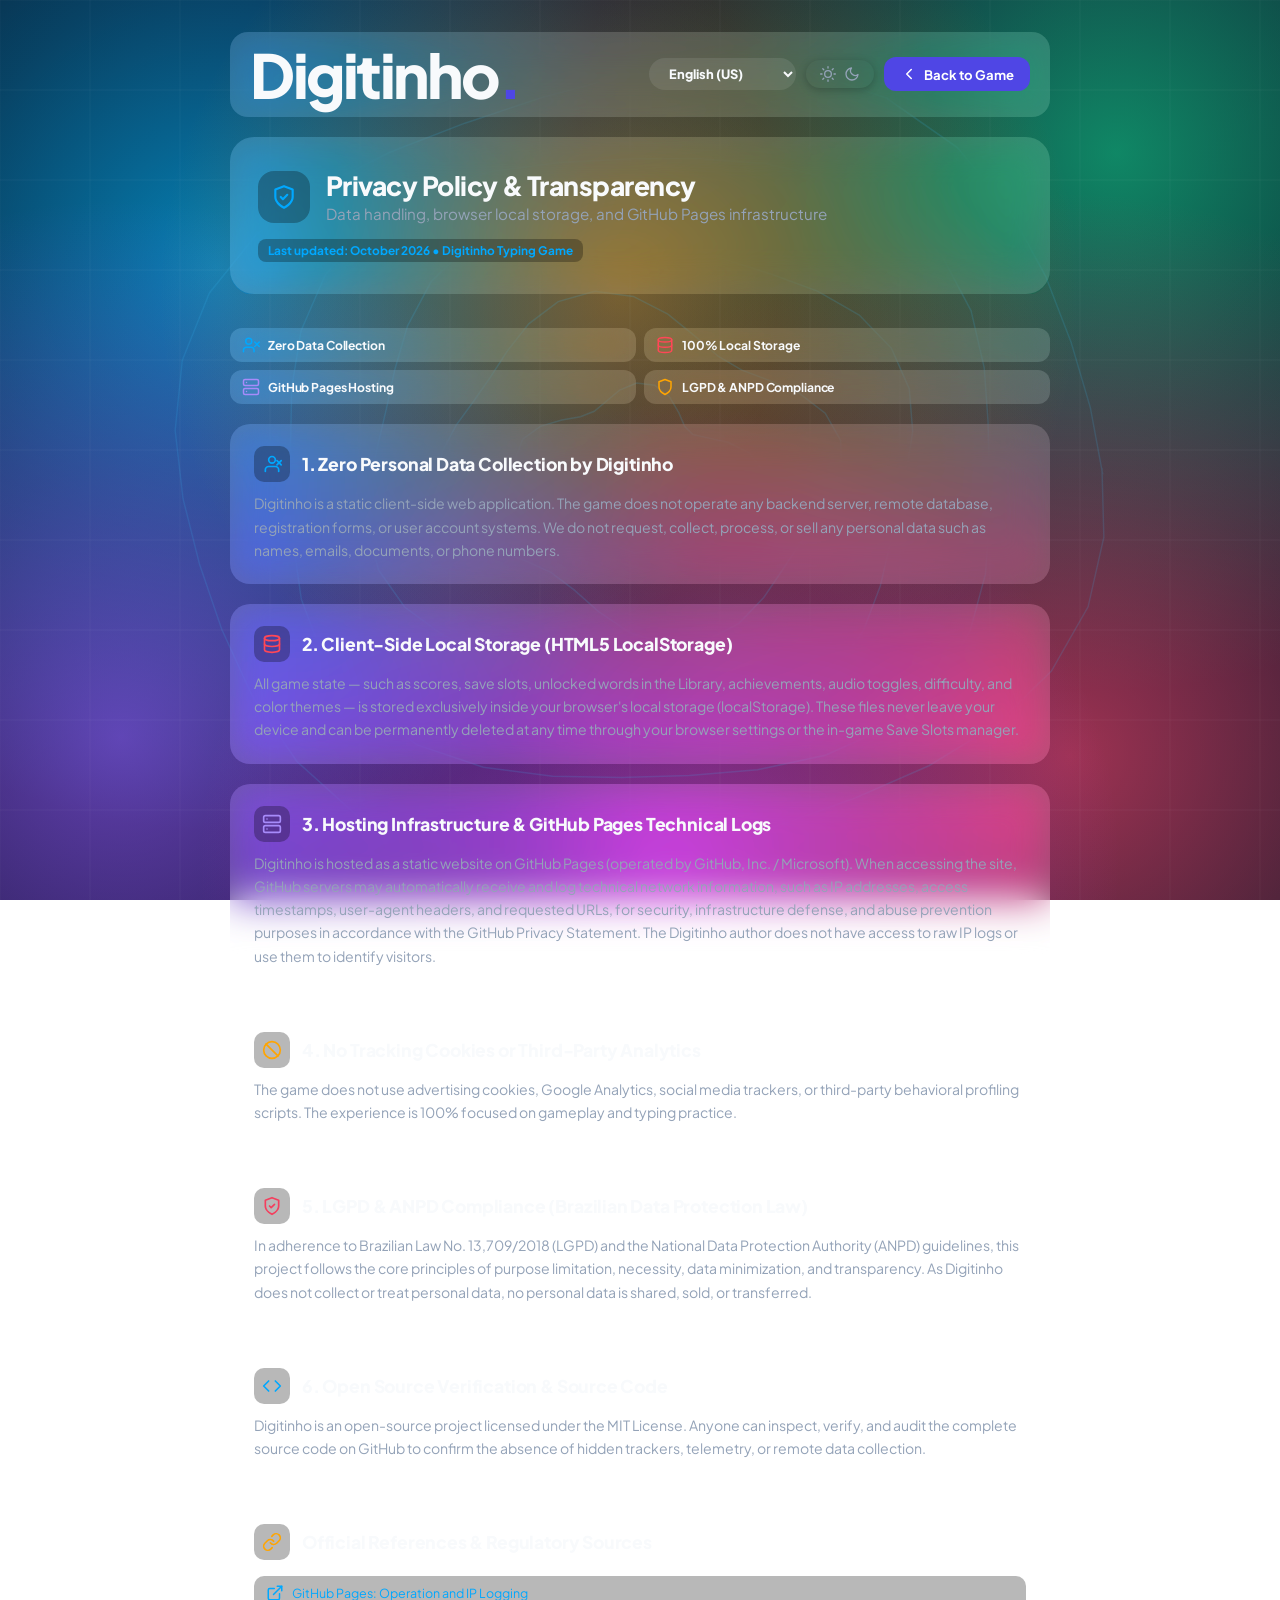
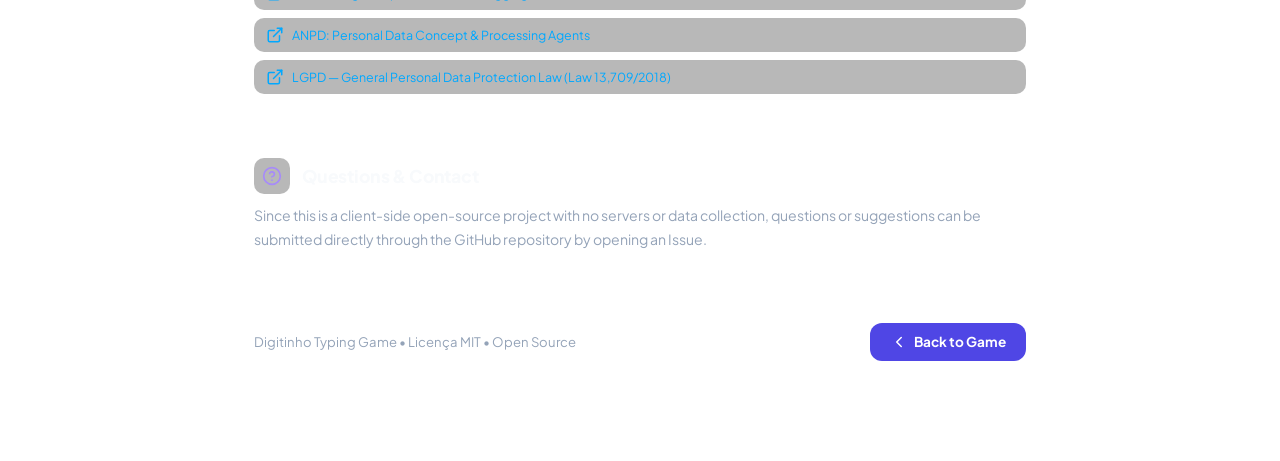
<file: privacy.html>
<!DOCTYPE html>
<html lang="en" class="privacy-html">
<head>
  <meta charset="UTF-8" />
  <meta name="viewport" content="width=device-width, initial-scale=1.0" />
  <title data-i18n="privacy_page_title">Digitinho — Privacy Policy &amp; Transparency</title>
  <meta name="description" content="Digitinho Privacy Policy & Data Transparency: client-side processing, browser local storage, and GitHub Pages infrastructure." />
  <link rel="icon" type="image/svg+xml" href="data:image/svg+xml,%3Csvg xmlns='http://www.w3.org/2000/svg' viewBox='0 0 32 32'%3E%3Cdefs%3E%3ClinearGradient id='g' x1='0%25' y1='0%25' x2='100%25' y2='100%25'%3E%3Cstop offset='0%25' stop-color='%236366F1'/%3E%3Cstop offset='100%25' stop-color='%2306B6D4'/%3E%3C/linearGradient%3E%3C/defs%3E%3Crect width='32' height='32' rx='8' fill='url(%23g)'/%3E%3Ctext x='15' y='22' font-family='sans-serif' font-weight='900' font-size='19' fill='%23FFFFFF' text-anchor='middle'%3ED%3C/text%3E%3Ccircle cx='23' cy='21' r='2.5' fill='%23FBBF24'/%3E%3C/svg%3E" />
  <link rel="preconnect" href="https://fonts.googleapis.com" />
  <link rel="preconnect" href="https://fonts.gstatic.com" crossorigin />
  <link href="https://fonts.googleapis.com/css2?family=Inter:wght@400;500;600;700;800&family=Plus+Jakarta+Sans:wght@500;600;700;800&display=swap" rel="stylesheet" />
  <link rel="stylesheet" href="./css/variables.css?v=1.1" />
  <link rel="stylesheet" href="./css/components.css?v=1.1" />
  <link rel="stylesheet" href="./css/layout.css?v=1.6" />
  <link rel="stylesheet" href="./css/modals.css?v=1.6" />
  <link rel="stylesheet" href="./css/responsive.css?v=1.1" />
  <style>
    html.privacy-html,
    body.privacy-body {
      overflow-y: auto !important;
      overflow-x: hidden !important;
      height: auto !important;
      min-height: 100vh !important;
      user-select: text !important;
      scrollbar-width: thin;
      scrollbar-color: rgba(99, 102, 241, 0.45) transparent;
    }
    html.privacy-html::-webkit-scrollbar,
    body.privacy-body::-webkit-scrollbar {
      width: 9px;
    }
    html.privacy-html::-webkit-scrollbar-track,
    body.privacy-body::-webkit-scrollbar-track {
      background: transparent;
    }
    html.privacy-html::-webkit-scrollbar-thumb,
    body.privacy-body::-webkit-scrollbar-thumb {
      background: rgba(99, 102, 241, 0.35);
      border-radius: 999px;
    }
    html.privacy-html::-webkit-scrollbar-thumb:hover,
    body.privacy-body::-webkit-scrollbar-thumb:hover {
      background: rgba(99, 102, 241, 0.60);
    }
  </style>
</head>
<body class="privacy-body">
  <!-- Ambient Saturated Canvas (dynamic orbs & topography behind frosted glass) -->
  <canvas id="ambient-canvas" aria-hidden="true"></canvas>

  <div class="privacy-page-wrap">
    
    <!-- Top Navigation Bar -->
    <header class="privacy-page-nav">
      <a href="./index.html" class="start-logo" style="text-decoration:none;">
        <span class="logo-main">Digitinho</span><span class="logo-dot">.</span>
      </a>

      <div class="privacy-nav-actions">
        <!-- Language selector dropdown -->
        <select id="settings-lang-select" class="settings-opt-select" onchange="changeLanguage(this.value)" aria-label="Select language">
          <option value="en">English (US)</option>
          <option value="pt">Português (BR)</option>
          <option value="fr">Français</option>
          <option value="de">Deutsch</option>
          <option value="ja">日本語</option>
          <option value="ko">한국어</option>
          <option value="zh">简体中文</option>
        </select>

        <!-- Theme Toggle Button -->
        <button class="theme-switch-btn" onclick="toggleTheme()" type="button" aria-label="Toggle theme" title="Toggle theme">
          <svg class="theme-icon theme-icon-sun" width="16" height="16" viewBox="0 0 24 24" fill="none" stroke="currentColor" stroke-width="2" stroke-linecap="round" stroke-linejoin="round">
            <circle cx="12" cy="12" r="5"></circle>
            <line x1="12" y1="1" x2="12" y2="3"></line>
            <line x1="12" y1="21" x2="12" y2="23"></line>
            <line x1="4.22" y1="4.22" x2="5.64" y2="5.64"></line>
            <line x1="18.36" y1="18.36" x2="19.78" y2="19.78"></line>
            <line x1="1" y1="12" x2="3" y2="12"></line>
            <line x1="21" y1="12" x2="23" y2="12"></line>
            <line x1="4.22" y1="19.78" x2="5.64" y2="18.36"></line>
            <line x1="18.36" y1="5.64" x2="19.78" y2="4.22"></line>
          </svg>
          <svg class="theme-icon theme-icon-moon" width="16" height="16" viewBox="0 0 24 24" fill="none" stroke="currentColor" stroke-width="2" stroke-linecap="round" stroke-linejoin="round">
            <path d="M21 12.79A9 9 0 1 1 11.21 3 7 7 0 0 0 21 12.79z"></path>
          </svg>
        </button>

        <!-- Back to Game Link -->
        <a href="./index.html" class="btn-primary" style="display:inline-flex; align-items:center; gap:6px; text-decoration:none; padding:8px 16px; border-radius:12px; font-size:0.82rem;">
          <svg class="btn-svg-icon" width="15" height="15" viewBox="0 0 24 24" fill="none" stroke="currentColor" stroke-width="2" stroke-linecap="round" stroke-linejoin="round">
            <path d="m15 18-6-6 6-6"/>
          </svg>
          <span data-i18n="privacy_back_game">Voltar ao Jogo</span>
        </a>
      </div>
    </header>

    <!-- Hero Card -->
    <section class="privacy-hero-card">
      <div class="privacy-hero-header">
        <div class="privacy-hero-icon">
          <svg width="26" height="26" viewBox="0 0 24 24" fill="none" stroke="currentColor" stroke-width="2" stroke-linecap="round" stroke-linejoin="round">
            <path d="M12 22s8-4 8-10V5l-8-3-8 3v7c0 6 8 10 8 10z"/>
            <path d="m9 12 2 2 4-4"/>
          </svg>
        </div>
        <div>
          <h1 class="privacy-hero-title" data-i18n="privacy_title">Política de Privacidade &amp; Transparência</h1>
          <p class="privacy-hero-sub" data-i18n="privacy_sub">Tratamento de dados, armazenamento local no navegador e infraestrutura do GitHub Pages</p>
        </div>
      </div>
      <div class="privacy-updated-badge" data-i18n="privacy_updated">
        Última atualização: Outubro de 2026 • Digitinho Typing Game
      </div>
    </section>

    <!-- Key Highlights Badges Grid -->
    <section class="privacy-badges-grid">
      <div class="privacy-badge">
        <svg class="privacy-badge-icon rule-icon-cyan" width="18" height="18" viewBox="0 0 24 24" fill="none" stroke="currentColor" stroke-width="2" stroke-linecap="round" stroke-linejoin="round">
          <path d="M16 21v-2a4 4 0 0 0-4-4H6a4 4 0 0 0-4 4v2"/>
          <circle cx="9" cy="7" r="4"/>
          <line x1="17" y1="8" x2="23" y2="14"/>
          <line x1="23" y1="8" x2="17" y2="14"/>
        </svg>
        <span data-i18n="privacy_badge_nocollect">Zero Coleta de Dados</span>
      </div>
      <div class="privacy-badge">
        <svg class="privacy-badge-icon rule-icon-coral" width="18" height="18" viewBox="0 0 24 24" fill="none" stroke="currentColor" stroke-width="2" stroke-linecap="round" stroke-linejoin="round">
          <ellipse cx="12" cy="5" rx="9" ry="3"/>
          <path d="M21 12c0 1.66-4 3-9 3s-9-1.34-9-3"/>
          <path d="M3 5v14c0 1.66 4 3 9 3s9-1.34 9-3V5"/>
        </svg>
        <span data-i18n="privacy_badge_local">100% Armazenamento Local</span>
      </div>
      <div class="privacy-badge">
        <svg class="privacy-badge-icon rule-icon-purple" width="18" height="18" viewBox="0 0 24 24" fill="none" stroke="currentColor" stroke-width="2" stroke-linecap="round" stroke-linejoin="round">
          <rect x="2" y="2" width="20" height="8" rx="2" ry="2"/>
          <rect x="2" y="14" width="20" height="8" rx="2" ry="2"/>
          <line x1="6" y1="6" x2="6.01" y2="6"/>
          <line x1="6" y1="18" x2="6.01" y2="18"/>
        </svg>
        <span data-i18n="privacy_badge_github">Hospedagem GitHub Pages</span>
      </div>
      <div class="privacy-badge">
        <svg class="privacy-badge-icon rule-icon-amber" width="18" height="18" viewBox="0 0 24 24" fill="none" stroke="currentColor" stroke-width="2" stroke-linecap="round" stroke-linejoin="round">
          <path d="M12 22s8-4 8-10V5l-8-3-8 3v7c0 6 8 10 8 10z"/>
        </svg>
        <span data-i18n="privacy_badge_lgpd">Conformidade LGPD &amp; ANPD</span>
      </div>
    </section>

    <!-- Section 1 -->
    <article class="privacy-section-card">
      <div class="privacy-sec-head">
        <div class="privacy-sec-icon-box rule-icon-cyan">
          <svg width="20" height="20" viewBox="0 0 24 24" fill="none" stroke="currentColor" stroke-width="2" stroke-linecap="round" stroke-linejoin="round">
            <path d="M20 21v-2a4 4 0 0 0-4-4H8a4 4 0 0 0-4 4v2"/>
            <circle cx="12" cy="7" r="4"/>
            <line x1="18" y1="8" x2="23" y2="13"/>
            <line x1="23" y1="8" x2="18" y2="13"/>
          </svg>
        </div>
        <h2 class="privacy-sec-heading" data-i18n="privacy_sec_collection_title">1. Zero Coleta de Dados Pessoais pelo Digitinho</h2>
      </div>
      <p class="privacy-sec-body" data-i18n="privacy_sec_collection_desc">
        O Digitinho é um jogo web estático executado integralmente no navegador do jogador (client-side). O projeto não possui servidores de backend próprios, banco de dados remoto, formulários de cadastro ou sistema de contas de usuário. Nenhum dado pessoal (como nome, e-mail, documento ou telefone) é solicitado, coletado, processado ou comercializado pelo desenvolvedor.
      </p>
    </article>

    <!-- Section 2 -->
    <article class="privacy-section-card">
      <div class="privacy-sec-head">
        <div class="privacy-sec-icon-box rule-icon-coral">
          <svg width="20" height="20" viewBox="0 0 24 24" fill="none" stroke="currentColor" stroke-width="2" stroke-linecap="round" stroke-linejoin="round">
            <ellipse cx="12" cy="5" rx="9" ry="3"/>
            <path d="M21 12c0 1.66-4 3-9 3s-9-1.34-9-3"/>
            <path d="M3 5v14c0 1.66 4 3 9 3s9-1.34 9-3V5"/>
          </svg>
        </div>
        <h2 class="privacy-sec-heading" data-i18n="privacy_sec_storage_title">2. Armazenamento Local no Dispositivo (HTML5 LocalStorage)</h2>
      </div>
      <p class="privacy-sec-body" data-i18n="privacy_sec_storage_desc">
        Todo o progresso do jogo — incluindo pontuação, slots de salvamento, palavras desbloqueadas na Biblioteca, conquistas obtidas, preferências sonoras, dificuldade e tema visual — é armazenado exclusivamente no armazenamento local do seu próprio navegador (localStorage). Essas informações jamais saem do seu aparelho e podem ser apagadas permanentemente a qualquer momento limpando os dados do navegador ou excluindo slots no próprio jogo.
      </p>
    </article>

    <!-- Section 3 -->
    <article class="privacy-section-card">
      <div class="privacy-sec-head">
        <div class="privacy-sec-icon-box rule-icon-purple">
          <svg width="20" height="20" viewBox="0 0 24 24" fill="none" stroke="currentColor" stroke-width="2" stroke-linecap="round" stroke-linejoin="round">
            <rect x="2" y="2" width="20" height="8" rx="2" ry="2"/>
            <rect x="2" y="14" width="20" height="8" rx="2" ry="2"/>
            <line x1="6" y1="6" x2="6.01" y2="6"/>
            <line x1="6" y1="18" x2="6.01" y2="18"/>
          </svg>
        </div>
        <h2 class="privacy-sec-heading" data-i18n="privacy_sec_hosting_title">3. Infraestrutura de Hospedagem e Registros Técnicos do GitHub Pages</h2>
      </div>
      <p class="privacy-sec-body" data-i18n="privacy_sec_hosting_desc">
        O Digitinho é hospedado como um site estático na infraestrutura do GitHub Pages (operada pela GitHub, Inc. / Microsoft). Ao acessar a página, os servidores do GitHub podem processar e registrar automaticamente metadados técnicos de conexão — tais como endereço IP, data/hora da requisição, navegador (user-agent) e URL solicitada — para fins estritos de segurança, manutenção de infraestrutura e prevenção de abusos, em conformidade com a Declaração de Privacidade do GitHub. O desenvolvedor do Digitinho não tem acesso a registros brutos de IPs nem utiliza esses dados para identificar ou rastrear jogadores.
      </p>
    </article>

    <!-- Section 4 -->
    <article class="privacy-section-card">
      <div class="privacy-sec-head">
        <div class="privacy-sec-icon-box rule-icon-amber">
          <svg width="20" height="20" viewBox="0 0 24 24" fill="none" stroke="currentColor" stroke-width="2" stroke-linecap="round" stroke-linejoin="round">
            <circle cx="12" cy="12" r="10"/>
            <line x1="4.93" y1="4.93" x2="19.07" y2="19.07"/>
          </svg>
        </div>
        <h2 class="privacy-sec-heading" data-i18n="privacy_sec_cookies_title">4. Zero Cookies de Rastreamento ou Analítica de Terceiros</h2>
      </div>
      <p class="privacy-sec-body" data-i18n="privacy_sec_cookies_desc">
        O jogo não utiliza cookies de publicidade, Google Analytics, pixels de redes sociais ou ferramentas de telemetria e perfilamento comportamental de terceiros. A experiência é 100% voltada ao treino de digitação e diversão arcade.
      </p>
    </article>

    <!-- Section 5 -->
    <article class="privacy-section-card">
      <div class="privacy-sec-head">
        <div class="privacy-sec-icon-box rule-icon-rose">
          <svg width="20" height="20" viewBox="0 0 24 24" fill="none" stroke="currentColor" stroke-width="2" stroke-linecap="round" stroke-linejoin="round">
            <path d="M12 22s8-4 8-10V5l-8-3-8 3v7c0 6 8 10 8 10z"/>
            <path d="m9 12 2 2 4-4"/>
          </svg>
        </div>
        <h2 class="privacy-sec-heading" data-i18n="privacy_sec_lgpd_title">5. Conformidade com a LGPD e Diretrizes da ANPD</h2>
      </div>
      <p class="privacy-sec-body" data-i18n="privacy_sec_lgpd_desc">
        Em observância à Lei Geral de Proteção de Dados Pessoais do Brasil (Lei nº 13.709/2018 - LGPD) e às orientações da Autoridade Nacional de Proteção de Dados (ANPD), o projeto adota estritamente os princípios de finalidade, necessidade, não discriminação e minimização de dados. Como o desenvolvedor não realiza tratamento de dados pessoais dos jogadores, nenhuma informação pessoal é comercializada, compartilhada ou transferida a terceiros.
      </p>
    </article>

    <!-- Section 6 -->
    <article class="privacy-section-card">
      <div class="privacy-sec-head">
        <div class="privacy-sec-icon-box rule-icon-cyan">
          <svg width="20" height="20" viewBox="0 0 24 24" fill="none" stroke="currentColor" stroke-width="2" stroke-linecap="round" stroke-linejoin="round">
            <polyline points="16 18 22 12 16 6"/>
            <polyline points="8 6 2 12 8 18"/>
          </svg>
        </div>
        <h2 class="privacy-sec-heading" data-i18n="privacy_sec_opensource_title">6. Código Aberto, Transparência e Auditoria</h2>
      </div>
      <p class="privacy-sec-body" data-i18n="privacy_sec_opensource_desc">
        O Digitinho é um projeto de código aberto disponibilizado sob a Licença MIT. Qualquer pessoa pode inspecionar, auditar e verificar o código-fonte integral no GitHub para atestar a ausência total de rastreadores ocultos, telemetria ou coleta remota de dados.
      </p>
    </article>

    <!-- Section 7: Regulatory Links -->
    <section class="privacy-section-card">
      <div class="privacy-sec-head">
        <div class="privacy-sec-icon-box rule-icon-amber">
          <svg width="20" height="20" viewBox="0 0 24 24" fill="none" stroke="currentColor" stroke-width="2" stroke-linecap="round" stroke-linejoin="round">
            <path d="M10 13a5 5 0 0 0 7.54.54l3-3a5 5 0 0 0-7.07-7.07l-1.72 1.71"/>
            <path d="M14 11a5 5 0 0 0-7.54-.54l-3 3a5 5 0 0 0 7.07 7.07l1.71-1.71"/>
          </svg>
        </div>
        <h2 class="privacy-sec-heading" data-i18n="privacy_sec_links_title">Fontes Oficiais e Referências Normativas</h2>
      </div>
      <div class="privacy-links-grid" style="margin-top:6px;">
        <a href="https://docs.github.com/en/pages/getting-started-with-github-pages/what-is-github-pages" target="_blank" rel="noopener noreferrer" class="privacy-link-item">
          <svg class="btn-svg-icon" width="16" height="16" viewBox="0 0 24 24" fill="none" stroke="currentColor" stroke-width="2" stroke-linecap="round" stroke-linejoin="round">
            <path d="M18 13v6a2 2 0 0 1-2 2H5a2 2 0 0 1-2-2V8a2 2 0 0 1 2-2h6"/>
            <polyline points="15 3 21 3 21 9"/>
            <line x1="10" y1="14" x2="21" y2="3"/>
          </svg>
          <span data-i18n="privacy_link_github">GitHub Pages: Funcionamento e Registro de IPs</span>
        </a>
        <a href="https://www.gov.br/anpd/pt-br/assuntos/titular-de-dados" target="_blank" rel="noopener noreferrer" class="privacy-link-item">
          <svg class="btn-svg-icon" width="16" height="16" viewBox="0 0 24 24" fill="none" stroke="currentColor" stroke-width="2" stroke-linecap="round" stroke-linejoin="round">
            <path d="M18 13v6a2 2 0 0 1-2 2H5a2 2 0 0 1-2-2V8a2 2 0 0 1 2-2h6"/>
            <polyline points="15 3 21 3 21 9"/>
            <line x1="10" y1="14" x2="21" y2="3"/>
          </svg>
          <span data-i18n="privacy_link_anpd">ANPD: Conceito de Dado Pessoal e Agentes de Tratamento</span>
        </a>
        <a href="https://www.planalto.gov.br/ccivil_03/_ato2015-2018/2018/lei/l13709.htm" target="_blank" rel="noopener noreferrer" class="privacy-link-item">
          <svg class="btn-svg-icon" width="16" height="16" viewBox="0 0 24 24" fill="none" stroke="currentColor" stroke-width="2" stroke-linecap="round" stroke-linejoin="round">
            <path d="M18 13v6a2 2 0 0 1-2 2H5a2 2 0 0 1-2-2V8a2 2 0 0 1 2-2h6"/>
            <polyline points="15 3 21 3 21 9"/>
            <line x1="10" y1="14" x2="21" y2="3"/>
          </svg>
          <span data-i18n="privacy_link_lgpd">LGPD — Lei Geral de Proteção de Dados (Lei nº 13.709/2018)</span>
        </a>
      </div>
    </section>

    <!-- Section 8: Contact / GitHub Issues -->
    <article class="privacy-section-card">
      <div class="privacy-sec-head">
        <div class="privacy-sec-icon-box rule-icon-purple">
          <svg width="20" height="20" viewBox="0 0 24 24" fill="none" stroke="currentColor" stroke-width="2" stroke-linecap="round" stroke-linejoin="round">
            <circle cx="12" cy="12" r="10"/>
            <path d="M9.09 9a3 3 0 0 1 5.83 1c0 2-3 3-3 3"/>
            <line x1="12" y1="17" x2="12.01" y2="17"/>
          </svg>
        </div>
        <h2 class="privacy-sec-heading" data-i18n="privacy_contact_title">Dúvidas e Contato</h2>
      </div>
      <p class="privacy-sec-body" data-i18n="privacy_contact_desc">
        Como este é um projeto de código aberto sem servidores ou coleta de dados, dúvidas ou sugestões podem ser encaminhadas diretamente através do repositório no GitHub abrindo uma Issue.
      </p>
    </article>

    <!-- Page Footer -->
    <footer class="privacy-page-footer">
      <div style="font-size:0.82rem; color:var(--t2);">
        Digitinho Typing Game • Licença MIT • Open Source
      </div>
      <a href="./index.html" class="btn-primary" style="display:inline-flex; align-items:center; gap:6px; text-decoration:none; padding:10px 20px; border-radius:12px; font-size:0.85rem;">
        <svg class="btn-svg-icon" width="16" height="16" viewBox="0 0 24 24" fill="none" stroke="currentColor" stroke-width="2" stroke-linecap="round" stroke-linejoin="round">
          <path d="m15 18-6-6 6-6"/>
        </svg>
        <span data-i18n="privacy_back_game">Voltar ao Jogo</span>
      </a>
    </footer>

  </div>

  <!-- Scripts -->
  <script src="./js/ambient.js?v=1.1"></script>
  <script src="./js/i18n.js?v=1.6"></script>
  <script>
    // Theme Management for standalone privacy page
    function initTheme() {
      const saved = localStorage.getItem('digitinho_theme');
      const prefersDark = window.matchMedia && window.matchMedia('(prefers-color-scheme: dark)').matches;
      const initial = saved || (prefersDark ? 'dark' : 'dark');
      setTheme(initial);
    }

    function setTheme(theme) {
      document.documentElement.setAttribute('data-theme', theme);
      localStorage.setItem('digitinho_theme', theme);
      const isDark = theme === 'dark';
      document.querySelectorAll('.theme-switch-btn').forEach(btn => {
        btn.classList.toggle('is-dark', isDark);
      });
    }

    function toggleTheme() {
      const current = document.documentElement.getAttribute('data-theme') || 'dark';
      const next = current === 'dark' ? 'light' : 'dark';
      setTheme(next);
    }

    initTheme();

    // Initialize Language and Translations
    document.addEventListener('DOMContentLoaded', async () => {
      const lang = typeof getLanguage === 'function' ? getLanguage() : 'pt';
      const langSelect = document.getElementById('settings-lang-select');
      if (langSelect) langSelect.value = lang;

      if (typeof loadLocale === 'function') {
        await loadLocale(lang);
      }
      if (typeof applyTranslations === 'function') {
        applyTranslations();
      }
    });
  </script>
</body>
</html>
</file>
<file: css/variables.css>
/* ======================================================
   DIGITINHO — css/variables.css
   Design System Tokens, Themes (Dark/Light) & Core Canvas
   ====================================================== */

*,
*::before,
*::after {
  box-sizing: border-box;
  margin: 0;
  padding: 0;
}

/* ======================================================
   THEME DEFINITIONS: DARK (DEFAULT) & LIGHT
   ====================================================== */
:root {
  --theme: 'dark';

  /* Frosted Glass Surfaces (Translucent glass with vibrant refraction) */
  --glass-surface: rgba(10, 16, 32, 0.35);
  --glass-sidebar: rgba(10, 16, 32, 0.30);
  --glass-column: rgba(7, 12, 26, 0.28);
  --glass-queue: rgba(10, 16, 32, 0.40);

  /* Frosted Glass Cards (Luminous Translucent Glass & Zero Borders) */
  --glass-card: rgba(255, 255, 255, 0.16);
  --glass-card-hover: rgba(255, 255, 255, 0.24);
  --glass-card-border: transparent;
  --glass-card-blur: blur(20px) saturate(180%);
  --glass-sub-card: rgba(0, 0, 0, 0.28);

  --glass-pill: rgba(255, 255, 255, 0.08);
  --glass-btn-sec: rgba(255, 255, 255, 0.09);
  --glass-hover: rgba(255, 255, 255, 0.12);
  --glass-border: transparent;
  --glass-inner-border: transparent;
  --glass-highlight: rgba(255, 255, 255, 0.12);
  --shadow-glass: 0 16px 40px rgba(0, 0, 0, 0.20);

  --modal-bg: var(--glass-surface);
  --pause-backdrop: rgba(0, 0, 0, 0.05);
  --modal-backdrop: rgba(0, 0, 0, 0.08);

  /* Padrão Clean Glass Overlay (Contagem Regressiva, Pause e Modais com Fundo Visível) */
  --overlay-backdrop: rgba(0, 0, 0, 0.05);
  --overlay-backdrop-blur: blur(2px);
  --overlay-box-bg: var(--glass-surface);
  --overlay-box-blur: blur(24px) saturate(200%);

  /* Clean Typography Colors */
  --t1: #F8FAFC;
  --t2: #94A3B8;
  --t3: #64748B;
  --t4: #475569;

  /* Saturated Joyful Palette */
  --accent-primary: #4F46E5;
  /* Vivid Indigo */
  --accent-primary-hover: #6366F1;
  --accent-cyan: #00A8FF;
  /* Saturated Sky Cyan */
  --accent-emerald: #2ED573;
  /* Saturated Mint Emerald */
  --accent-coral: #FF4757;
  /* Saturated Coral Red */
  --accent-orange: #FF793F;
  /* Saturated Sunset Orange */
  --accent-purple: #7C3AED;
  /* Saturated Royal Purple */
  --accent-pink: #EC4899;
  /* Saturated Electric Pink */
  --accent-amber: #FFA502;
  /* Saturated Sunny Amber */

  /* Vocábulos: Progressão por Temperatura de Cor (Fria -> Temperada -> Quente -> Incandescente) */
  --tile-letter-bg: #2563EB;
  /* ❄️ Frio: Azul Real (Letra) */
  --tile-letter-txt: #FFFFFF;
  --tile-syl-bg: #059669;
  /* 🌿 Temperado: Verde Esmeralda (Sílaba) */
  --tile-syl-txt: #FFFFFF;
  --tile-word-bg: #D97706;
  /* ☀️ Quente: Âmbar Dourado Solar (Palavra Inteira) */
  --tile-word-txt: #FFFFFF;
  --tile-magic-bg: #D946EF;
  /* ⚡ Incandescente: Magenta Radiante Plasma (Palavra com Habilidade) */
  --tile-magic-txt: #FFFFFF;
  --tile-wild-bg: #8B5CF6;
  /* 💥 Violeta Cósmico (Wildcard) */
  --tile-wild-txt: #FFFFFF;
  --tile-danger-bg: #DC2626;
  /* 🚨 Perigo Fundo da Tela: Vermelho Alerta Vivo */

  /* Shadows & Elevations */
  --shadow-sm: 0 2px 8px rgba(0, 0, 0, 0.22);
  --shadow-md: 0 8px 24px rgba(0, 0, 0, 0.32);
  --shadow-lg: 0 20px 48px rgba(0, 0, 0, 0.42);
  --shadow-tile: 0 4px 14px rgba(0, 0, 0, 0.30);
  --shadow-ambient: rgba(0, 0, 0, 0.35);

  --progress-bg: rgba(255, 255, 255, 0.1);

  /* Typography */
  --font: 'Plus Jakarta Sans', 'Inter', -apple-system, BlinkMacSystemFont, 'Segoe UI', Roboto, sans-serif;
  --r-sm: 10px;
  --r-md: 16px;
  --r-lg: 22px;
  --r-pill: 999px;
}

[data-theme="light"] {
  --theme: 'light';

  /* Glass Surfaces (Light Mode Translucent Frosted Crystal) */
  --glass-surface: rgba(255, 255, 255, 0.42);
  --glass-sidebar: rgba(255, 255, 255, 0.38);
  --glass-column: rgba(255, 255, 255, 0.28);
  --glass-queue: rgba(255, 255, 255, 0.48);

  /* Frosted Glass Cards (Modo Claro) */
  --glass-card: rgba(255, 255, 255, 0.65);
  --glass-card-hover: rgba(255, 255, 255, 0.85);
  --glass-card-border: transparent;
  --glass-card-blur: blur(20px) saturate(180%);
  --glass-sub-card: rgba(0, 0, 0, 0.07);

  --glass-pill: rgba(255, 255, 255, 0.45);
  --glass-btn-sec: rgba(255, 255, 255, 0.50);
  --glass-hover: rgba(255, 255, 255, 0.65);
  --glass-border: transparent;
  --glass-inner-border: transparent;
  --glass-highlight: rgba(255, 255, 255, 0.60);
  --shadow-glass: 0 12px 32px rgba(15, 23, 42, 0.06);

  --modal-bg: var(--glass-surface);
  --pause-backdrop: rgba(255, 255, 255, 0.06);
  --modal-backdrop: rgba(15, 23, 42, 0.08);

  /* Padrão Clean Glass Overlay (Contagem Regressiva, Pause e Modais com Fundo Visível) */
  --overlay-backdrop: rgba(255, 255, 255, 0.06);
  --overlay-backdrop-blur: blur(2px);
  --overlay-box-bg: var(--glass-surface);
  --overlay-box-blur: blur(24px) saturate(200%);

  --t1: #0F172A;
  --t2: #334155;
  --t3: #64748B;
  --t4: #94A3B8;

  /* Saturated Joyful Palette */
  --accent-primary: #4F46E5;
  --accent-primary-hover: #6366F1;
  --accent-cyan: #0284C7;
  --accent-emerald: #10B981;
  --accent-coral: #FF4757;
  --accent-orange: #EA580C;
  --accent-purple: #7C3AED;
  --accent-pink: #DB2777;
  --accent-amber: #D97706;

  /* Vocábulos: Progressão por Temperatura de Cor */
  --tile-letter-bg: #2563EB;
  --tile-letter-txt: #FFFFFF;
  --tile-syl-bg: #059669;
  --tile-syl-txt: #FFFFFF;
  --tile-word-bg: #D97706;
  --tile-word-txt: #FFFFFF;
  --tile-magic-bg: #C026D3;
  --tile-magic-txt: #FFFFFF;
  --tile-wild-bg: #7C3AED;
  --tile-wild-txt: #FFFFFF;
  --tile-danger-bg: #DC2626;

  --shadow-sm: 0 2px 8px rgba(0, 0, 0, 0.05);
  --shadow-md: 0 8px 24px rgba(0, 0, 0, 0.08);
  --shadow-lg: 0 20px 48px rgba(15, 23, 42, 0.12);
  --shadow-tile: 0 4px 14px rgba(15, 23, 42, 0.18);
  --shadow-ambient: rgba(15, 23, 42, 0.08);

  --progress-bg: rgba(15, 23, 42, 0.08);
}

/* ======================================================
   BASE HTML & BODY
   ====================================================== */
html,
body {
  width: 100%;
  height: 100%;
  background: transparent;
  color: var(--t1);
  font-family: var(--font);
  overflow: hidden;
  user-select: none;
  -webkit-font-smoothing: antialiased;
  -moz-osx-font-smoothing: grayscale;
  transition: color 0.25s ease;
}

#ambient-canvas {
  position: fixed;
  inset: 0;
  width: 100%;
  height: 100%;
  z-index: 0;
  pointer-events: none;
}

#app {
  position: relative;
  z-index: 1;
  width: 100%;
  height: 100%;
  display: flex;
  flex-direction: column;
}

/* Screen Viewport Base */
.screen {
  position: fixed;
  inset: 0;
  display: none;
}

.screen.active {
  display: flex;
}
</file>
<file: css/components.css>
/* ======================================================
   DIGITINHO — css/components.css
   Reusable UI Components: Buttons, Theme Switch & Badges
   ====================================================== */

/* ======================================================
   THEME TOGGLE SWITCH
   ====================================================== */
.theme-switch-btn {
  display: inline-flex;
  align-items: center;
  gap: 8px;
  background: var(--surface-card);
  border: none;
  border-radius: var(--r-pill);
  padding: 6px 14px;
  cursor: pointer;
  color: var(--t2);
  font-family: var(--font);
  font-size: 0.8rem;
  font-weight: 600;
  box-shadow: var(--shadow-sm);
  transition: background 0.2s, color 0.2s;
}
.theme-switch-btn:hover {
  background: var(--surface-hover);
  color: var(--t1);
}
.theme-switch-disc {
  width: 18px;
  height: 18px;
  border-radius: 50%;
  background: linear-gradient(90deg, #10B981 50%, #1E293B 50%);
  display: inline-block;
  box-shadow: 0 1px 4px rgba(0,0,0,0.2);
  transition: transform 0.3s ease;
}
[data-theme="light"] .theme-switch-disc {
  background: linear-gradient(90deg, #F59E0B 50%, #E2E8F0 50%);
  transform: rotate(180deg);
}
.screen-top-bar {
  position: absolute;
  top: 18px;
  right: 22px;
  z-index: 10;
  display: flex;
  align-items: center;
  gap: 10px;
}
.hud-theme-switch {
  padding: 6px 8px;
}
.queue-switch-btn {
  gap: 6px;
}
.queue-switch-icon {
  font-size: 0.72rem;
  line-height: 1;
}

/* ======================================================
   COMMON BUTTONS & CONTROLS (BORDERLESS DESIGN)
   ====================================================== */
button {
  border: none;
  outline: none;
  font-family: var(--font);
}

.btn-primary {
  font-weight: 700;
  font-size: 0.92rem;
  color: #FFFFFF;
  background: var(--accent-primary);
  border-radius: var(--r-md);
  padding: 12px 24px;
  cursor: pointer;
  box-shadow: none;
  transition: background 0.18s ease, filter 0.18s ease;
  display: inline-flex;
  align-items: center;
  justify-content: center;
  gap: 8px;
}
.btn-primary:hover {
  background: var(--accent-primary-hover);
  filter: brightness(1.12);
  box-shadow: none;
}
.btn-primary:active {
  background: var(--accent-primary);
  filter: brightness(0.96);
}

.btn-secondary {
  font-weight: 600;
  font-size: 0.88rem;
  color: var(--t1);
  background: var(--glass-btn-sec, rgba(255, 255, 255, 0.08));
  border: none;
  border-radius: var(--r-md);
  padding: 12px 20px;
  cursor: pointer;
  transition: background 0.18s, color 0.18s;
  display: inline-flex;
  align-items: center;
  justify-content: center;
  gap: 6px;
}
.btn-secondary:hover {
  background: var(--glass-hover, rgba(255, 255, 255, 0.15));
  color: var(--t1);
}
.btn-secondary:active {
  background: var(--glass-btn-sec, rgba(255, 255, 255, 0.08));
}

.btn-svg-icon {
  width: 18px;
  height: 18px;
  flex-shrink: 0;
  display: inline-block;
  vertical-align: middle;
}

.btn-link {
  background: none;
  font-size: 0.72rem;
  color: var(--accent-cyan);
  cursor: pointer;
  font-weight: 700;
  padding: 0;
  transition: opacity 0.15s;
}
.btn-link:hover {
  opacity: 0.8;
  text-decoration: underline;
}

.btn-lib-mini {
  background: var(--glass-card);
  backdrop-filter: var(--glass-card-blur);
  -webkit-backdrop-filter: var(--glass-card-blur);
  border: none;
  border-radius: var(--r-sm);
  color: var(--t2);
  font-size: 0.75rem;
  font-weight: 600;
  padding: 6px 12px;
  cursor: pointer;
  transition: background 0.15s, color 0.15s;
  display: inline-flex;
  align-items: center;
  gap: 5px;
  box-shadow: none;
}
.btn-lib-mini:hover {
  background: var(--glass-card-hover);
  color: var(--t1);
}

/* ======================================================
   SPEED BADGE & STATUS INDICATORS
   ====================================================== */
.speed-badge {
  font-size: 0.72rem;
  font-weight: 700;
  color: #FFFFFF;
  background: var(--accent-amber);
  border-radius: var(--r-pill);
  padding: 2px 8px;
  transition: transform 0.15s ease, background 0.15s ease;
}
.speed-badge.speed-up-flash {
  background: var(--accent-coral) !important;
  transform: scale(1.18);
}

/* Keyboard keys */
.kb-row {
  display: flex;
  gap: 6px;
  flex-wrap: wrap;
}
kbd {
  display: inline-flex;
  align-items: center;
  justify-content: center;
  min-width: 22px;
  height: 22px;
  padding: 0 6px;
  background: rgba(255, 255, 255, 0.12);
  backdrop-filter: blur(8px);
  -webkit-backdrop-filter: blur(8px);
  color: var(--t1);
  border-radius: 6px;
  font-family: 'JetBrains Mono', 'Fira Code', 'SF Mono', Consolas, monospace;
  font-size: 0.72rem;
  font-weight: 700;
  line-height: 1;
  border: 1px solid rgba(255, 255, 255, 0.16);
  box-shadow: 0 2px 6px rgba(0, 0, 0, 0.20);
  user-select: none;
  transition: all 0.15s ease;
}

[data-theme="light"] kbd {
  background: rgba(0, 0, 0, 0.07);
  color: #0F172A;
  border: 1px solid rgba(0, 0, 0, 0.12);
  box-shadow: 0 2px 4px rgba(0, 0, 0, 0.06);
}

/* Color Helpers */
.text-green { color: var(--accent-emerald) !important; }
.text-rose  { color: var(--accent-coral) !important; }
.text-sky   { color: var(--accent-cyan) !important; }
.text-amber { color: var(--accent-amber) !important; }

/* Visibility Utilities */
.hidden {
  display: none !important;
}

/* ======================================================
   APP INITIALIZATION LOADING SCREEN (Glassmorphism & No Borders)
   ====================================================== */
#app-loading-screen {
  position: fixed;
  inset: 0;
  z-index: 999999;
  display: flex;
  flex-direction: column;
  align-items: center;
  justify-content: center;
  background: var(--overlay-backdrop, rgba(7, 11, 20, 0.85));
  backdrop-filter: blur(24px) saturate(200%);
  -webkit-backdrop-filter: blur(24px) saturate(200%);
  opacity: 1;
  visibility: visible;
  transition: opacity 0.4s cubic-bezier(0.16, 1, 0.3, 1), visibility 0.4s;
  pointer-events: all;
  border: none !important;
}

#app-loading-screen.fade-out {
  opacity: 0;
  visibility: hidden;
  pointer-events: none;
}

.loading-content-box {
  display: flex;
  flex-direction: column;
  align-items: center;
  gap: 16px;
  background: var(--overlay-box-bg, rgba(15, 23, 42, 0.65));
  backdrop-filter: blur(24px) saturate(200%);
  -webkit-backdrop-filter: blur(24px) saturate(200%);
  padding: 34px 44px;
  border-radius: 20px;
  border: none !important;
  box-shadow: none !important;
  text-align: center;
}

.loading-brand-logo {
  font-family: 'Plus Jakarta Sans', var(--font), sans-serif;
  font-size: 2.1rem;
  font-weight: 800;
  letter-spacing: -0.04em;
  color: #FFFFFF;
}

.loading-brand-logo .logo-dot {
  color: var(--accent-primary, #6366F1);
}

.loading-spinner-svg {
  width: 40px;
  height: 40px;
  animation: loadingSpin 0.85s linear infinite;
}

@keyframes loadingSpin {
  to { transform: rotate(360deg); }
}

.loading-status-text {
  font-family: var(--font), sans-serif;
  font-size: 0.88rem;
  font-weight: 500;
  color: #94A3B8;
  letter-spacing: 0.02em;
  animation: loadingPulse 1.8s ease-in-out infinite;
}

@keyframes loadingPulse {
  0%, 100% { opacity: 0.7; }
  50% { opacity: 1; color: #F8FAFC; }
}
</file>
<file: css/layout.css>
/* ======================================================
   DIGITINHO — css/layout.css
   Structural Screens, HUD, Floating Sidebars & Central Board
   ====================================================== */

/* ======================================================
   START SCREEN (FROSTED GLASS CARD OVER SATURATED CANVASES)
   ====================================================== */
#screen-start {
  align-items: center;
  justify-content: center;
  background: transparent;
  flex-direction: column;
}
#bg-deco {
  display: none;
}

.start-wrap {
  position: relative;
  z-index: 1;
  display: flex;
  flex-direction: column;
  align-items: center;
  gap: 20px;
  width: 100%;
  max-width: 520px;
  padding: 30px 26px 24px;
  text-align: center;
  background: var(--glass-sidebar);
  backdrop-filter: blur(28px) saturate(210%);
  -webkit-backdrop-filter: blur(28px) saturate(210%);
  border-radius: 26px;
  box-shadow: none;
  border: none !important;
}

.start-brand {
  display: flex;
  flex-direction: column;
  align-items: center;
  gap: 4px;
}
.start-logo {
  font-weight: 800;
  font-size: clamp(2.8rem, 7vw, 3.8rem);
  letter-spacing: -0.04em;
  line-height: 1;
}
.logo-main { color: var(--t1); }
.logo-dot  { color: var(--accent-primary); }
.start-sub {
  font-size: 0.90rem;
  color: var(--t2);
  margin-top: 0px;
  font-weight: 500;
  max-width: 400px;
  line-height: 1.35;
}

/* Dynamic Update Notification Banner (v1.6) */
.btn-update-available {
  width: 100%;
  background: linear-gradient(135deg, rgba(99, 102, 241, 0.24), rgba(6, 182, 212, 0.22)), var(--glass-card);
  backdrop-filter: var(--glass-card-blur);
  -webkit-backdrop-filter: var(--glass-card-blur);
  border: none !important;
  border-radius: 16px;
  padding: 12px 16px;
  display: flex;
  align-items: center;
  justify-content: space-between;
  gap: 12px;
  cursor: pointer;
  transition: background 0.18s ease, filter 0.18s ease, box-shadow 0.18s ease;
  transform: none !important;
  text-align: left;
  box-shadow: 0 4px 18px rgba(99, 102, 241, 0.18);
  margin-top: -4px;
  margin-bottom: 2px;
}
.btn-update-available:hover {
  background: linear-gradient(135deg, rgba(99, 102, 241, 0.36), rgba(6, 182, 212, 0.32)), var(--glass-card-hover);
  filter: brightness(1.12);
  box-shadow: 0 6px 24px rgba(99, 102, 241, 0.28);
}
.update-btn-left {
  display: flex;
  align-items: center;
  gap: 12px;
  min-width: 0;
}
.update-icon-wrap {
  width: 36px;
  height: 36px;
  border-radius: 12px;
  background: linear-gradient(135deg, #6366F1, #06B6D4);
  color: #FFFFFF;
  display: flex;
  align-items: center;
  justify-content: center;
  flex-shrink: 0;
  box-shadow: 0 2px 10px rgba(99, 102, 241, 0.32);
}
.update-text-col {
  display: flex;
  flex-direction: column;
  gap: 2px;
  min-width: 0;
}
.update-btn-title {
  font-size: 0.88rem;
  font-weight: 800;
  color: var(--t1);
  line-height: 1.25;
}
.update-btn-sub {
  font-size: 0.72rem;
  font-weight: 500;
  color: var(--t2);
  line-height: 1.2;
}
.update-btn-action-badge {
  display: inline-flex;
  align-items: center;
  gap: 5px;
  background: linear-gradient(135deg, #4F46E5, #6366F1);
  color: #FFFFFF;
  font-size: 0.75rem;
  font-weight: 800;
  padding: 6px 14px;
  border-radius: 999px;
  flex-shrink: 0;
  transition: filter 0.18s ease, background 0.18s ease;
  box-shadow: 0 2px 8px rgba(79, 70, 229, 0.35);
}
.btn-update-available:hover .update-btn-action-badge {
  filter: brightness(1.14);
}
.btn-update-available.updating .update-icon-wrap svg {
  animation: spinUpdate 0.8s linear infinite;
}
@keyframes spinUpdate {
  from { transform: rotate(0deg); }
  to { transform: rotate(360deg); }
}

/* Hero Start & Continue Action */
.start-hero-action {
  width: 100%;
  display: flex;
  justify-content: center;
}

.hero-start-btn {
  width: 100%;
  height: 56px;
  background: linear-gradient(135deg, #4F46E5, #6366F1);
  color: #FFFFFF;
  font-size: 1.10rem;
  font-weight: 800;
  letter-spacing: 0.02em;
  border-radius: var(--r-md);
  border: none !important;
  cursor: pointer;
  display: flex;
  align-items: center;
  justify-content: center;
  gap: 12px;
  padding: 0 20px;
  box-shadow: 0 6px 20px rgba(79, 70, 229, 0.38);
  transition: filter 0.18s ease, background 0.18s ease, box-shadow 0.18s ease;
  transform: none !important;
}
.hero-start-btn:hover {
  background: linear-gradient(135deg, #6366F1, #818CF8);
  filter: brightness(1.12);
  box-shadow: 0 8px 26px rgba(99, 102, 241, 0.48);
}

.hero-continue-btn {
  background: linear-gradient(135deg, #10B981, #059669);
  box-shadow: 0 6px 20px rgba(16, 185, 129, 0.38);
}
.hero-continue-btn:hover {
  background: linear-gradient(135deg, #059669, #34D399);
  filter: brightness(1.12);
  box-shadow: 0 8px 26px rgba(16, 185, 129, 0.48);
}

.hero-play-icon {
  width: 28px;
  height: 28px;
  border-radius: 50%;
  background: rgba(255, 255, 255, 0.22);
  display: flex;
  align-items: center;
  justify-content: center;
  flex-shrink: 0;
}
.hero-start-text {
  font-weight: 800;
}

/* Game Modes Bento Grid (3 Columns) */
.start-modes-section {
  width: 100%;
  display: flex;
  flex-direction: column;
  gap: 8px;
}
.start-section-tag {
  font-size: 0.68rem;
  font-weight: 800;
  letter-spacing: 0.12em;
  color: var(--t2);
  text-transform: uppercase;
  text-align: left;
  padding-left: 2px;
}
.start-modes-grid {
  display: grid;
  grid-template-columns: repeat(3, 1fr);
  gap: 10px;
  width: 100%;
}
.mode-card {
  background: var(--glass-card);
  backdrop-filter: var(--glass-card-blur);
  -webkit-backdrop-filter: var(--glass-card-blur);
  border: none !important;
  border-radius: 16px;
  padding: 14px 8px 12px;
  display: flex;
  flex-direction: column;
  align-items: center;
  text-align: center;
  gap: 8px;
  cursor: pointer;
  transition: background 0.18s ease, filter 0.18s ease;
  transform: none !important;
}
.mode-card:hover {
  background: var(--glass-card-hover);
  filter: brightness(1.10);
}
.mode-card-icon {
  width: 40px;
  height: 40px;
  border-radius: 12px;
  display: flex;
  align-items: center;
  justify-content: center;
  flex-shrink: 0;
  transition: filter 0.18s ease;
}
.mode-icon-purple {
  background: rgba(139, 92, 246, 0.20);
  color: #A78BFA;
}
.mode-icon-cyan {
  background: rgba(6, 182, 212, 0.20);
  color: #22D3EE;
}
.mode-icon-amber {
  background: rgba(245, 158, 11, 0.20);
  color: #FBBF24;
}
.mode-card-info {
  display: flex;
  flex-direction: column;
  gap: 2px;
  align-items: center;
}
.mode-card-title {
  font-size: 0.84rem;
  font-weight: 700;
  color: var(--t1);
  line-height: 1.2;
}
.mode-card-desc {
  font-size: 0.68rem;
  color: var(--t2);
  font-weight: 500;
  text-align: center;
  line-height: 1.25;
}

/* Quick Tools System Bar */
.start-system-bar {
  display: grid;
  grid-template-columns: repeat(4, 1fr);
  gap: 8px;
  width: 100%;
}
.system-bar-btn {
  background: var(--glass-card);
  backdrop-filter: var(--glass-card-blur);
  -webkit-backdrop-filter: var(--glass-card-blur);
  border: none !important;
  border-radius: 12px;
  padding: 10px 4px 8px;
  display: flex;
  flex-direction: column;
  align-items: center;
  justify-content: center;
  gap: 5px;
  color: var(--t2);
  font-size: 0.72rem;
  font-weight: 700;
  cursor: pointer;
  transition: background 0.18s ease, color 0.18s ease, filter 0.18s ease;
  transform: none !important;
}
.system-bar-btn:hover {
  background: var(--glass-card-hover);
  color: var(--t1);
  filter: brightness(1.10);
}
.system-bar-btn .btn-svg-icon {
  width: 18px;
  height: 18px;
  flex-shrink: 0;
}

/* Start Screen Subtle Footer Links */
.start-footer-links {
  margin-top: 10px;
  display: flex;
  align-items: center;
  justify-content: center;
  width: 100%;
}

.start-footer-link-btn {
  background: transparent;
  border: none !important;
  color: var(--t2);
  font-size: 0.74rem;
  font-weight: 600;
  display: inline-flex;
  align-items: center;
  gap: 6px;
  cursor: pointer;
  padding: 6px 14px;
  border-radius: 20px;
  transition: color 0.18s ease, background 0.18s ease, filter 0.18s ease;
  transform: none !important;
}

.start-footer-link-btn:hover {
  color: var(--t1);
  background: var(--glass-card);
  filter: brightness(1.10);
}

/* Rules Card in Modal */
.rules-card {
  width: 100%;
  background: var(--glass-card);
  backdrop-filter: var(--glass-card-blur);
  -webkit-backdrop-filter: var(--glass-card-blur);
  border-radius: 16px;
  padding: 16px 18px;
  display: flex;
  flex-direction: column;
  gap: 12px;
  text-align: left;
  box-shadow: none;
  border: none !important;
}
.rule-row {
  display: flex;
  align-items: flex-start;
  gap: 12px;
  font-size: 0.84rem;
  color: var(--t2);
  line-height: 1.45;
}
.rule-row strong {
  color: var(--t1);
  font-weight: 700;
}
.rule-svg-icon {
  width: 20px;
  height: 20px;
  flex-shrink: 0;
  margin-top: 1px;
}
.rule-icon-cyan   { color: var(--accent-cyan); }
.rule-icon-coral  { color: var(--accent-coral); }
.rule-icon-purple { color: #A78BFA; }
.rule-icon-amber  { color: var(--accent-amber); }
.rule-icon-rose   { color: #F43F5E; }

/* ======================================================
   GAME SCREEN & HUD
   ====================================================== */
#screen-game {
  flex-direction: column;
  height: 100%;
}

/* HUD (Floating Frosted Glass Bar - Aligned to Game Column) */
#hud {
  flex-shrink: 0;
  display: flex;
  flex-direction: column;
  align-items: center;
  justify-content: center;
  width: 100%;
  max-width: 440px;
  margin: 12px auto 0 auto;
  padding: 8px 18px;
  background: var(--glass-surface);
  backdrop-filter: blur(24px) saturate(220%);
  -webkit-backdrop-filter: blur(24px) saturate(220%);
  border-radius: var(--r-lg);
  box-shadow: var(--shadow-glass);
  border: none;
  z-index: 10;
}

.hud-mobile-lives {
  display: none;
}
.hud-mobile-stats {
  display: none;
}

.hud-center-block {
  display: flex;
  flex-direction: column;
  align-items: center;
  gap: 5px;
  width: 100%;
  max-width: 440px;
  margin: 0 auto;
}
.phase-tag {
  font-size: 0.72rem;
  letter-spacing: 0.18em;
  color: var(--t3);
  font-weight: 700;
}

#progress-wrap {
  width: 100%;
  height: 8px;
  background: var(--progress-bg);
  border-radius: var(--r-pill);
  overflow: hidden;
}
#progress-fill {
  height: 100%;
  width: 0%;
  background: linear-gradient(90deg, var(--accent-primary) 0%, var(--accent-cyan) 100%);
  border-radius: var(--r-pill);
  transition: width 0.28s cubic-bezier(0.4, 0, 0.2, 1);
}
#progress-fill.hit-flash {
  animation: hitFlash 0.2s ease;
}
#progress-fill.err-flash {
  animation: errFlash 0.3s ease;
}
@keyframes hitFlash {
  0%, 100% { filter: brightness(1); }
  50%      { filter: brightness(1.6); }
}
@keyframes errFlash {
  0%   { background: var(--accent-coral); }
  100% { background: linear-gradient(90deg, var(--accent-primary), var(--accent-cyan)); }
}
#progress-text {
  font-size: 0.68rem;
  color: var(--t3);
  font-weight: 600;
}
.hud-progress-info {
  display: flex;
  align-items: center;
  justify-content: center;
  gap: 8px;
}
.zen-fixed-badge {
  display: inline-flex;
  align-items: center;
  gap: 4px;
  background: var(--glass-sub-card);
  border: none;
  color: var(--accent-cyan);
  font-size: 0.68rem;
  font-weight: 700;
  padding: 2px 10px;
  border-radius: var(--r-pill);
  letter-spacing: 0.02em;
  user-select: none;
}
.zen-fixed-badge.hidden {
  display: none !important;
}

.zen-lives-pill {
  font-size: 0.72rem;
  font-weight: 800;
  color: var(--accent-emerald);
  letter-spacing: 0.03em;
  background: var(--glass-sub-card);
  border: none;
  padding: 3px 8px;
  border-radius: var(--r-pill);
  display: inline-flex;
  align-items: center;
  gap: 4px;
  white-space: nowrap;
}



/* ======================================================
   GAMEPLAY LAYOUT (FLOATING FROSTED GLASS PANELS)
   ====================================================== */
#layout {
  flex: 1;
  display: flex;
  overflow: hidden;
  min-height: 0;
  justify-content: center;
  background: transparent;
  padding: 12px 14px 14px 14px;
  gap: 12px;
}#side-left,
#side-right {
  flex: 0 0 240px;
  width: 240px;
  padding: 14px;
  display: flex;
  flex-direction: column;
  gap: 12px;
  overflow-y: auto;
  background: var(--glass-sidebar);
  backdrop-filter: blur(24px) saturate(220%);
  -webkit-backdrop-filter: blur(24px) saturate(220%);
  border-radius: 24px;
  box-shadow: var(--shadow-glass);
  border: none;
  scrollbar-width: none;
}
#side-left::-webkit-scrollbar,
#side-right::-webkit-scrollbar {
  display: none;
}

.side-card {
  background: var(--glass-card);
  backdrop-filter: var(--glass-card-blur);
  -webkit-backdrop-filter: var(--glass-card-blur);
  border-radius: var(--r-md);
  padding: 12px 14px;
  border: none;
  box-shadow: none;
}
.side-card.flex-grow {
  flex: 1;
  min-height: 60px;
  overflow-y: auto;
  scrollbar-width: none;
}
.side-card-header {
  display: flex;
  justify-content: space-between;
  align-items: center;
  margin-bottom: 8px;
}
.side-title {
  font-size: 0.72rem;
  letter-spacing: 0.10em;
  color: var(--t2);
  font-weight: 800;
  text-transform: uppercase;
}

/* Unified Stats Dashboard (Modern Card Style) */
.side-card-stats {
  background: var(--glass-card);
  backdrop-filter: var(--glass-card-blur);
  -webkit-backdrop-filter: var(--glass-card-blur);
  border-radius: 16px;
  padding: 14px 16px;
  border: none;
  box-shadow: none;
}
.side-card-title-row {
  display: flex;
  justify-content: space-between;
  align-items: center;
  margin-bottom: 10px;
}

/* Player Lives Display (Organized inside Left Dashboard) */
.stat-hero-lives {
  background: var(--glass-sub-card);
  border-radius: 14px;
  padding: 10px 14px;
  margin-bottom: 8px;
  display: flex;
  flex-direction: column;
  gap: 6px;
  border: none;
  box-shadow: none;
}
.stat-lives-count {
  font-size: 0.82rem;
  font-weight: 800;
  color: var(--accent-emerald);
  font-variant-numeric: tabular-nums;
  letter-spacing: 0.05em;
  transition: color 0.2s ease;
}
.stat-lives-count.warn {
  color: var(--accent-amber);
}
.stat-lives-count.danger {
  color: var(--accent-coral);
}
.stat-hero-hearts {
  display: flex;
  align-items: center;
  gap: 6px;
  font-size: 1.25rem;
  line-height: 1;
  min-height: 24px;
}
.stat-hero-hearts .heart-icon {
  display: inline-block;
  transition: transform 0.2s cubic-bezier(0.34, 1.56, 0.64, 1), opacity 0.2s ease, filter 0.2s ease;
  filter: drop-shadow(0 2px 5px rgba(239, 68, 68, 0.4));
}
.stat-hero-hearts .heart-icon.lost {
  opacity: 0.28;
  filter: grayscale(1) drop-shadow(none);
  transform: scale(0.85);
}

.stat-hero-score,
.stat-hero-coins {
  background: var(--glass-sub-card);
  border-radius: 14px;
  padding: 12px 14px;
  margin-bottom: 8px;
  display: flex;
  flex-direction: column;
  gap: 4px;
  border: none;
  box-shadow: none;
}
.stat-hero-header {
  display: flex;
  align-items: center;
  justify-content: space-between;
}
.stat-hero-lbl {
  font-size: 0.68rem;
  letter-spacing: 0.10em;
  color: var(--t2);
  font-weight: 700;
  text-transform: uppercase;
}
.stat-hero-icon {
  font-size: 0.88rem;
}
.stat-hero-val-wrap {
  display: flex;
  align-items: baseline;
  overflow: hidden;
}
.stat-hero-val {
  font-size: 1.25rem;
  font-weight: 800;
  color: var(--accent-cyan);
  font-variant-numeric: tabular-nums;
  letter-spacing: 0.05em;
  line-height: 1;
  transition: color 0.18s ease, text-shadow 0.18s ease, filter 0.18s ease;
}
.stat-hero-val.score-counting {
  color: #38BDF8;
  filter: brightness(1.22);
  text-shadow: 0 0 10px rgba(56, 189, 248, 0.75), 0 0 20px rgba(14, 165, 233, 0.35);
}
[data-theme="light"] .stat-hero-val.score-counting {
  color: #0284C7;
  filter: brightness(1.15);
  text-shadow: 0 0 8px rgba(2, 132, 199, 0.45);
}

.stats-unified-grid {
  display: grid;
  grid-template-columns: 1fr 1fr;
  gap: 8px;
}
.stat-box {
  background: var(--glass-sub-card);
  border-radius: 14px;
  padding: 10px 12px;
  display: flex;
  flex-direction: column;
  gap: 3px;
  border: none;
  box-shadow: none;
}
.stat-box-lbl {
  font-size: 0.68rem;
  letter-spacing: 0.08em;
  color: var(--t2);
  font-weight: 700;
  text-transform: uppercase;
}
.stat-box-val {
  font-size: 1.2rem;
  font-weight: 800;
  color: var(--t1);
  line-height: 1.1;
}

#words-list {
  display: flex;
  flex-direction: column;
  gap: 6px;
}
.word-tag {
  display: flex;
  align-items: center;
  justify-content: space-between;
  background: var(--glass-sub-card);
  border-radius: 12px;
  padding: 6px 10px;
  font-size: 0.74rem;
  font-weight: 700;
  color: var(--t1);
  border: none;
  box-shadow: none;
}
.word-tag .wt-pts {
  color: var(--accent-amber);
  font-weight: 600;
  font-size: 0.68rem;
}

/* ======================================================
   GAME COLUMN (CENTRAL PLAYBOARD — FLOATING TRANSLUCENT GLASS)
   ====================================================== */
#game-column {
  flex: 0 0 440px;
  width: 440px;
  display: flex;
  flex-direction: column;
  position: relative;
  background: var(--glass-column);
  backdrop-filter: blur(20px) saturate(220%);
  -webkit-backdrop-filter: blur(20px) saturate(220%);
  border-radius: 24px;
  box-shadow: var(--shadow-glass);
  border: none;
}

#game-column::after {
  content: '';
  position: absolute;
  bottom: 0;
  left: 0;
  right: 0;
  height: 70px;
  background: linear-gradient(to top, rgba(255, 71, 87, 0.12), transparent);
  pointer-events: none;
  z-index: 2;
  transition: bottom 0.25s ease;
}

#game-column.queue-pos-bottom::after {
  bottom: 52px;
}
#game-column.has-finger-guide::after {
  bottom: 54px;
}
#game-column.has-finger-guide.queue-pos-bottom::after {
  bottom: 106px;
}
#game-column.has-virtual-keyboard::after {
  bottom: var(--vk-height, 144px);
}
#game-column.has-virtual-keyboard.has-mobile-skills::after {
  bottom: calc(var(--vk-height, 144px) + var(--msb-height, 38px));
}
#game-column.has-virtual-keyboard.queue-pos-bottom::after {
  bottom: calc(var(--vk-height, 144px) + 52px);
}
#game-column.has-virtual-keyboard.queue-pos-bottom.has-mobile-skills::after {
  bottom: calc(var(--vk-height, 144px) + 52px + var(--msb-height, 38px));
}

#game-area {
  position: relative;
  flex: 1;
  overflow: hidden;
  min-height: 0;
  order: 1;
}

/* Shield Aura Barrier Effect */
.shield-aura {
  position: absolute;
  bottom: 0;
  left: 0;
  right: 0;
  height: 24px;
  background: linear-gradient(to top, rgba(46, 213, 115, 0.4), transparent);
  border-top: 2px solid var(--accent-emerald);
  pointer-events: none;
  z-index: 8;
  opacity: 0;
  transition: opacity 0.3s ease, bottom 0.25s ease;
}
.shield-aura.active {
  opacity: 1;
  animation: shieldPulse 1.4s ease-in-out infinite alternate;
}
#game-column.queue-pos-bottom .shield-aura {
  bottom: 52px;
}
#game-column.has-finger-guide .shield-aura {
  bottom: 54px;
}
#game-column.has-finger-guide.queue-pos-bottom .shield-aura {
  bottom: 106px;
}
#game-column.has-virtual-keyboard .shield-aura {
  bottom: var(--vk-height, 144px);
}
#game-column.has-virtual-keyboard.has-mobile-skills .shield-aura {
  bottom: calc(var(--vk-height, 144px) + var(--msb-height, 38px));
}
#game-column.has-virtual-keyboard.queue-pos-bottom .shield-aura {
  bottom: calc(var(--vk-height, 144px) + 52px);
}
#game-column.has-virtual-keyboard.queue-pos-bottom.has-mobile-skills .shield-aura {
  bottom: calc(var(--vk-height, 144px) + 52px + var(--msb-height, 38px));
}

@keyframes shieldPulse {
  0%   { filter: brightness(1); }
  100% { filter: brightness(1.3); }
}

/* ======================================================
   QUEUE BAR (GLASS DOCK — TOP BY DEFAULT / OPTIONAL BOTTOM)
   ====================================================== */
#queue-bar {
  flex-shrink: 0;
  height: 52px;
  background: var(--glass-queue);
  backdrop-filter: blur(20px);
  -webkit-backdrop-filter: blur(20px);
  display: flex;
  align-items: center;
  padding: 0 16px;
  gap: 8px;
  overflow: hidden;
  z-index: 5;
  order: 0; /* Top by default */
  border-radius: 24px 24px 0 0;
  border: none;
  box-shadow: 0 2px 10px rgba(0, 0, 0, 0.15);
  transition: order 0.2s ease, border-radius 0.2s ease, box-shadow 0.2s ease;
}

#game-column.queue-pos-bottom #queue-bar {
  order: 2; /* Bottom dock */
  border-radius: 0 0 24px 24px;
  box-shadow: 0 -2px 10px rgba(0, 0, 0, 0.15);
}
#game-column.has-finger-guide.queue-pos-bottom #queue-bar,
#game-column.has-virtual-keyboard.queue-pos-bottom #queue-bar {
  border-radius: 0;
}

.queue-label-wrap {
  display: flex;
  align-items: center;
  flex-shrink: 0;
}
.queue-label {
  font-size: 0.62rem;
  letter-spacing: 0.14em;
  color: var(--t3);
  font-weight: 700;
  white-space: nowrap;
  margin-right: 2px;
}
#queue-items {
  display: flex;
  gap: 6px;
  align-items: center;
  overflow: hidden;
  flex: 1;
  min-width: 0;
}

.qi {
  font-weight: 700;
  font-size: 0.74rem;
  padding: 5px 10px;
  border-radius: var(--r-pill);
  white-space: nowrap;
  border: none;
  color: #FFFFFF;
  transition: opacity 0.25s ease, margin-left 0.24s cubic-bezier(0.4, 0, 0.2, 1), transform 0.24s ease;
  flex-shrink: 0;
  will-change: margin-left, opacity, transform;
}
.qi.letter {
  width: 28px;
  min-width: 28px;
  max-width: 28px;
  height: 28px;
  aspect-ratio: 1 / 1;
  border-radius: 50%;
  padding: 0;
  display: inline-flex;
  align-items: center;
  justify-content: center;
  background: var(--tile-letter-bg);
  flex-shrink: 0;
}
.qi.syllable { border-radius: var(--r-pill); background: var(--tile-syl-bg); flex-shrink: 0; }
.qi.word     { border-radius: var(--r-pill); background: var(--tile-word-bg); flex-shrink: 0; }
.qi.wildcard { border-radius: var(--r-pill); background: var(--tile-wild-bg); flex-shrink: 0; }
.qi.has-skill-q {
  background: var(--tile-magic-bg) !important;
  outline: 2px solid var(--accent-amber);
  box-shadow: 0 0 10px rgba(217, 70, 239, 0.7);
  flex-shrink: 0;
}

.qi:nth-child(1) { opacity: 1; }
.qi:nth-child(2) { opacity: 0.85; }
.qi:nth-child(3) { opacity: 0.65; }
.qi:nth-child(4) { opacity: 0.45; }
.qi:nth-child(5) { opacity: 0.30; }
.qi:nth-child(n+6) { opacity: 0.18; }

/* Leaving queue item transition */
.qi.qi-leaving {
  opacity: 0 !important;
  transform: scale(0.72) !important;
  pointer-events: none !important;
}

/* Sibling queue items brighten smoothly while the first item exits */
#queue-items .qi.qi-leaving + .qi { opacity: 1; }
#queue-items .qi.qi-leaving + .qi + .qi { opacity: 0.85; }
#queue-items .qi.qi-leaving + .qi + .qi + .qi { opacity: 0.65; }
#queue-items .qi.qi-leaving + .qi + .qi + .qi + .qi { opacity: 0.45; }
#queue-items .qi.qi-leaving + .qi + .qi + .qi + .qi + .qi { opacity: 0.30; }

@keyframes qiPopIn {
  0% {
    opacity: 0;
    transform: scale(0.35);
  }
  100% {
    transform: scale(1);
  }
}

.qi.qi-entering {
  animation: qiPopIn 0.22s cubic-bezier(0.34, 1.56, 0.64, 1) forwards;
}

/* ======================================================
   VISUAL FINGER GUIDE DOCK (MINI MAPA SUTIL DE DIGITAÇÃO)
   ====================================================== */
#finger-guide {
  flex-shrink: 0;
  height: 54px;
  background: var(--glass-queue);
  backdrop-filter: blur(20px);
  -webkit-backdrop-filter: blur(20px);
  display: flex;
  align-items: center;
  justify-content: space-between;
  padding: 0 16px;
  gap: 12px;
  z-index: 5;
  order: 3; /* Docked at the bottom of game column */
  border-radius: 0 0 24px 24px;
  border: none !important;
  box-shadow: 0 -2px 10px rgba(0, 0, 0, 0.15);
  transition: opacity 0.25s ease, transform 0.25s ease;
  user-select: none;
}

#finger-guide.hidden {
  display: none !important;
}

/* Hands Container */
.fg-hands-container {
  display: flex;
  align-items: center;
  gap: 6px;
  flex-shrink: 0;
}

.fg-hand-svg {
  width: 46px;
  height: 38px;
  display: block;
  overflow: visible;
}

.fg-palm {
  fill: rgba(255, 255, 255, 0.05);
  stroke: rgba(255, 255, 255, 0.20);
  stroke-width: 1.5;
  transition: stroke 0.2s ease, fill 0.2s ease;
}

[data-theme="light"] .fg-palm {
  fill: rgba(15, 23, 42, 0.04);
  stroke: rgba(15, 23, 42, 0.18);
}

.fg-finger {
  fill: rgba(255, 255, 255, 0.12);
  stroke: rgba(255, 255, 255, 0.32);
  stroke-width: 1.5;
  transition: fill 0.18s ease, stroke 0.18s ease, filter 0.18s ease;
}

[data-theme="light"] .fg-finger {
  fill: rgba(15, 23, 42, 0.08);
  stroke: rgba(15, 23, 42, 0.22);
}

.fg-finger.fg-active {
  fill: #FFFFFF !important;
  stroke: #FFFFFF !important;
  stroke-width: 2 !important;
  filter: none;
  animation: none;
}

[data-theme="light"] .fg-finger.fg-active {
  fill: #0F172A !important;
  stroke: #0F172A !important;
  stroke-width: 2 !important;
  filter: none;
}

body.training-hold-active .fg-finger.fg-active,
body.training-hold-active[data-theme="light"] .fg-finger.fg-active {
  fill: #38BDF8 !important;
  stroke: #0284C7 !important;
  filter: drop-shadow(0 0 6px rgba(56, 189, 248, 0.9));
  animation: fgPulse 0.9s ease-in-out infinite alternate;
}

@keyframes fgPulse {
  0% {
    filter: drop-shadow(0 0 4px rgba(56, 189, 248, 0.6));
  }
  100% {
    filter: drop-shadow(0 0 10px rgba(56, 189, 248, 1));
  }
}

/* Info wrap: Key badge + finger label */
.fg-info-wrap {
  display: flex;
  align-items: center;
  gap: 10px;
  min-width: 0;
  flex: 1;
  justify-content: flex-end;
}

.fg-key-cap {
  min-width: 32px;
  height: 32px;
  padding: 0 8px;
  background: var(--glass-card);
  backdrop-filter: var(--glass-card-blur);
  -webkit-backdrop-filter: var(--glass-card-blur);
  border-radius: 9px;
  border: none !important;
  display: inline-flex;
  align-items: center;
  justify-content: center;
  font-size: 0.92rem;
  font-weight: 800;
  color: var(--t1);
  box-shadow: 0 2px 8px rgba(0, 0, 0, 0.2), inset 0 1px 0 rgba(255, 255, 255, 0.15);
  transition: all 0.2s ease;
  flex-shrink: 0;
}

.fg-key-cap.active {
  color: #FFFFFF;
  text-shadow: none;
  background: var(--glass-hover);
}

[data-theme="light"] .fg-key-cap.active {
  color: #0F172A;
}

body.training-hold-active .fg-key-cap.active,
body.training-hold-active[data-theme="light"] .fg-key-cap.active {
  color: #38BDF8;
  animation: fgKeyPulse 0.9s ease-in-out infinite alternate;
}

@keyframes fgKeyPulse {
  0%   { text-shadow: 0 0 4px rgba(56, 189, 248, 0.6); }
  100% { text-shadow: 0 0 10px rgba(56, 189, 248, 1); }
}

.fg-text-wrap {
  display: flex;
  flex-direction: column;
  justify-content: center;
  min-width: 0;
  overflow: hidden;
  text-align: right;
}

.fg-finger-name {
  font-size: 0.76rem;
  font-weight: 800;
  color: var(--t1);
  white-space: nowrap;
  overflow: hidden;
  text-overflow: ellipsis;
  line-height: 1.25;
}

.fg-hand-sub {
  font-size: 0.60rem;
  font-weight: 700;
  color: var(--t3);
  letter-spacing: 0.06em;
  text-transform: uppercase;
  line-height: 1.2;
}

/* ======================================================
   ON-SCREEN VIRTUAL KEYBOARD (TECLADO VIRTUAL MOBILE)
   ====================================================== */
:root {
  --vk-height: 144px;
  --msb-height: 38px;
}

#virtual-keyboard {
  flex-shrink: 0;
  width: 100%;
  padding: 8px 8px 12px;
  background: var(--glass-queue);
  backdrop-filter: blur(20px);
  -webkit-backdrop-filter: blur(20px);
  display: flex;
  flex-direction: column;
  gap: 5px;
  z-index: 6;
  order: 4; /* Docked at the bottom of the game column */
  border-radius: 0 0 24px 24px;
  border: none !important;
  box-shadow: 0 -2px 10px rgba(0, 0, 0, 0.15);
  transition: opacity 0.25s ease;
  user-select: none;
  -webkit-user-select: none;
  touch-action: manipulation;
}

#virtual-keyboard.hidden {
  display: none !important;
}

#game-column.queue-pos-bottom #virtual-keyboard {
  order: 3;
}

.vk-row {
  display: flex;
  justify-content: center;
  gap: 4px;
  width: 100%;
}

.vk-key {
  flex: 1;
  max-width: 42px;
  height: 38px;
  display: inline-flex;
  align-items: center;
  justify-content: center;
  background: var(--glass-card);
  backdrop-filter: var(--glass-card-blur);
  -webkit-backdrop-filter: var(--glass-card-blur);
  border-radius: 9px;
  border: none !important;
  font-family: inherit;
  font-size: 0.95rem;
  font-weight: 700;
  color: var(--t1);
  box-shadow: 0 2px 6px rgba(0, 0, 0, 0.18), inset 0 1px 0 rgba(255, 255, 255, 0.15);
  cursor: pointer;
  touch-action: manipulation;
  transition: background 0.1s ease, filter 0.1s ease, color 0.1s ease, box-shadow 0.1s ease;
  user-select: none;
  -webkit-user-select: none;
  -webkit-tap-highlight-color: transparent;
  padding: 0;
  transform: none !important;
}

[data-theme="light"] .vk-key {
  box-shadow: 0 2px 6px rgba(0, 0, 0, 0.08), inset 0 1px 0 rgba(255, 255, 255, 0.6);
}

.vk-key:hover {
  background: var(--glass-hover);
  filter: brightness(1.15);
  transform: none !important;
}

.vk-key.vk-pressed,
.vk-key:active {
  background: var(--glass-active);
  color: var(--accent-cyan);
  filter: brightness(1.25);
  box-shadow: 0 0 10px rgba(56, 189, 248, 0.5), inset 0 1px 0 rgba(255, 255, 255, 0.3);
  transform: none !important;
}

.vk-key-backspace {
  flex: 1.4;
  max-width: 52px;
  color: var(--accent-coral);
}

.vk-key-backspace svg {
  display: block;
}

/* ======================================================
   MOBILE QUICK-CAST SKILLS BAR (MAGIAS NO MOBILE)
   ====================================================== */
.mobile-skills-bar {
  display: none; /* Hidden on desktop screens (>700px) */
  flex-shrink: 0;
  width: 100%;
  padding: 4px 8px;
  background: var(--glass-queue);
  backdrop-filter: blur(18px);
  -webkit-backdrop-filter: blur(18px);
  z-index: 6;
  order: 2;
  border-radius: 0;
  border: none !important;
  box-shadow: 0 -2px 8px rgba(0, 0, 0, 0.12);
  user-select: none;
  -webkit-user-select: none;
}

.mobile-skills-bar.hidden {
  display: none !important;
}

.mobile-skills-list {
  display: flex;
  align-items: center;
  justify-content: center;
  flex-wrap: nowrap;
  gap: 6px;
  width: 100%;
  overflow-x: auto;
  scrollbar-width: none;
}
.mobile-skills-list::-webkit-scrollbar {
  display: none;
}

.msb-pill {
  position: relative;
  flex: 0 1 auto;
  display: inline-flex;
  align-items: center;
  gap: 5px;
  padding: 4px 10px;
  background: var(--glass-card);
  backdrop-filter: var(--glass-card-blur);
  -webkit-backdrop-filter: var(--glass-card-blur);
  border-radius: var(--r-pill);
  border: none !important;
  font-family: inherit;
  font-size: 0.78rem;
  font-weight: 700;
  color: var(--t1);
  cursor: pointer;
  transform: none !important;
  transition: background 0.15s ease, filter 0.15s ease, box-shadow 0.15s ease;
  user-select: none;
  -webkit-user-select: none;
  -webkit-tap-highlight-color: transparent;
  overflow: hidden;
}

.msb-pill:hover {
  background: var(--glass-hover);
  filter: brightness(1.15);
  transform: none !important;
}

.msb-pill:active {
  background: var(--glass-active);
  filter: brightness(1.25);
  transform: none !important;
}

.msb-pill.msb-is-active {
  background: linear-gradient(135deg, rgba(6, 182, 212, 0.25), rgba(99, 102, 241, 0.25)), var(--glass-card);
  box-shadow: 0 0 12px rgba(6, 182, 212, 0.45);
}

.msb-pill.msb-disabled {
  opacity: 0.5;
  cursor: not-allowed;
  filter: grayscale(0.5);
}

.msb-icon {
  display: inline-flex;
  align-items: center;
  justify-content: center;
  flex-shrink: 0;
}

.msb-svg {
  display: block;
}

.msb-label {
  white-space: nowrap;
  max-width: 65px;
  overflow: hidden;
  text-overflow: ellipsis;
}

.msb-badge {
  font-size: 0.68rem;
  font-weight: 800;
  padding: 1px 5px;
  border-radius: 6px;
  background: var(--glass-sub-card);
  color: var(--accent-cyan);
}

.msb-pill.msb-is-active .msb-badge {
  background: var(--accent-primary);
  color: #FFFFFF;
}

.msb-dur-track {
  position: absolute;
  bottom: 0;
  left: 0;
  right: 0;
  height: 2.5px;
  background: rgba(255, 255, 255, 0.15);
  display: none;
}

.msb-pill.msb-is-active .msb-dur-track {
  display: block;
}

.msb-dur-fill {
  height: 100%;
  background: linear-gradient(90deg, var(--accent-cyan), var(--accent-emerald));
  transition: width 0.1s linear;
}

/* ======================================================
   PERFORMANCE STATS GRID (PPM / PRECISÃO / COMBO)
   ====================================================== */
.stats-perf-grid {
  display: grid;
  grid-template-columns: repeat(3, 1fr);
  gap: 6px;
  margin-top: 8px;
}
.stat-mini-box {
  background: var(--glass-sub-card);
  border-radius: 12px;
  padding: 7px 4px;
  text-align: center;
  display: flex;
  flex-direction: column;
  gap: 2px;
  border: none;
  box-shadow: none !important;
  transition: background 0.15s ease;
}
.stat-mini-box:hover {
  background: var(--glass-card-hover);
}
.smb-lbl {
  font-size: 0.58rem;
  font-weight: 700;
  color: var(--t3);
  letter-spacing: 0.04em;
}
.smb-val {
  font-size: 0.85rem;
  font-weight: 800;
  font-feature-settings: "tnum";
}

/* Modo Fúria Visual Glow on Game Column */
#game-column.fury-mode {
  box-shadow: 0 0 35px rgba(255, 159, 26, 0.5), inset 0 1px 0 var(--glass-highlight);
  animation: furyGlow 1.2s ease-in-out infinite alternate;
}
@keyframes furyGlow {
  0%   { filter: drop-shadow(0 0 8px rgba(255, 71, 87, 0.35)); }
  100% { filter: drop-shadow(0 0 24px rgba(255, 159, 26, 0.65)); }
}

/* ======================================================
   STANDALONE PRIVACY POLICY PAGE (privacy.html)
   ====================================================== */
html.privacy-html,
body.privacy-body {
  overflow-y: auto !important;
  overflow-x: hidden !important;
  height: auto !important;
  min-height: 100vh !important;
  user-select: text !important;
  scrollbar-width: thin;
  scrollbar-color: rgba(99, 102, 241, 0.45) transparent;
}

html.privacy-html::-webkit-scrollbar,
body.privacy-body::-webkit-scrollbar {
  width: 9px;
}
html.privacy-html::-webkit-scrollbar-track,
body.privacy-body::-webkit-scrollbar-track {
  background: transparent;
}
html.privacy-html::-webkit-scrollbar-thumb,
body.privacy-body::-webkit-scrollbar-thumb {
  background: rgba(99, 102, 241, 0.35);
  border-radius: 999px;
}
html.privacy-html::-webkit-scrollbar-thumb:hover,
body.privacy-body::-webkit-scrollbar-thumb:hover {
  background: rgba(99, 102, 241, 0.60);
}

[data-theme="light"] html.privacy-html,
[data-theme="light"] body.privacy-body {
  scrollbar-color: rgba(99, 102, 241, 0.30) transparent;
}
[data-theme="light"] html.privacy-html::-webkit-scrollbar-thumb,
[data-theme="light"] body.privacy-body::-webkit-scrollbar-thumb {
  background: rgba(99, 102, 241, 0.28);
}

.privacy-page-wrap {
  max-width: 860px;
  margin: 0 auto;
  padding: 32px 20px 80px;
  display: flex;
  flex-direction: column;
  gap: 20px;
  position: relative;
  z-index: 10;
}

.privacy-page-nav {
  display: flex;
  align-items: center;
  justify-content: space-between;
  gap: 16px;
  padding: 12px 20px;
  background: var(--glass-card);
  backdrop-filter: var(--glass-card-blur);
  -webkit-backdrop-filter: var(--glass-card-blur);
  border-radius: 18px;
  border: none !important;
}

.privacy-nav-actions {
  display: flex;
  align-items: center;
  gap: 10px;
}

.privacy-hero-card {
  background: var(--glass-card);
  backdrop-filter: var(--glass-card-blur);
  -webkit-backdrop-filter: var(--glass-card-blur);
  border-radius: 24px;
  padding: 32px 28px;
  border: none !important;
  display: flex;
  flex-direction: column;
  gap: 14px;
  text-align: left;
}

.privacy-hero-header {
  display: flex;
  align-items: center;
  gap: 16px;
}

.privacy-hero-icon {
  width: 52px;
  height: 52px;
  border-radius: 16px;
  background: var(--glass-sub-card);
  display: flex;
  align-items: center;
  justify-content: center;
  color: var(--accent-cyan);
  flex-shrink: 0;
  border: none !important;
}

.privacy-hero-title {
  font-size: 1.65rem;
  font-weight: 800;
  color: var(--t1);
  letter-spacing: -0.02em;
  margin: 0;
}

.privacy-hero-sub {
  font-size: 0.95rem;
  color: var(--t2);
  line-height: 1.55;
  margin: 0;
}

.privacy-updated-badge {
  font-size: 0.74rem;
  font-weight: 700;
  color: var(--accent-cyan);
  background: var(--glass-sub-card);
  border-radius: 8px;
  padding: 4px 10px;
  display: inline-flex;
  width: fit-content;
  border: none !important;
}

.privacy-section-card {
  background: var(--glass-card);
  backdrop-filter: var(--glass-card-blur);
  -webkit-backdrop-filter: var(--glass-card-blur);
  border-radius: 20px;
  padding: 22px 24px;
  border: none !important;
  display: flex;
  flex-direction: column;
  gap: 10px;
  text-align: left;
  transition: background 0.18s ease, filter 0.18s ease;
  transform: none !important;
}

.privacy-section-card:hover {
  background: var(--glass-card-hover);
  filter: brightness(1.06);
}

.privacy-sec-head {
  display: flex;
  align-items: center;
  gap: 12px;
}

.privacy-sec-icon-box {
  width: 36px;
  height: 36px;
  border-radius: 10px;
  background: var(--glass-sub-card);
  display: flex;
  align-items: center;
  justify-content: center;
  flex-shrink: 0;
  border: none !important;
}

.privacy-sec-heading {
  font-size: 1.10rem;
  font-weight: 800;
  color: var(--t1);
  letter-spacing: -0.01em;
  margin: 0;
}

.privacy-sec-body {
  font-size: 0.88rem;
  color: var(--t2);
  line-height: 1.65;
  margin: 0;
}

.privacy-page-footer {
  display: flex;
  align-items: center;
  justify-content: space-between;
  gap: 16px;
  padding: 20px 24px;
  background: var(--glass-card);
  backdrop-filter: var(--glass-card-blur);
  -webkit-backdrop-filter: var(--glass-card-blur);
  border-radius: 20px;
  border: none !important;
  margin-top: 10px;
}

@media (max-width: 600px) {
  .privacy-page-wrap {
    padding: 16px 12px 60px;
  }
  .privacy-page-nav,
  .privacy-page-footer {
    flex-direction: column;
    align-items: stretch;
    text-align: center;
  }
  .privacy-nav-actions {
    justify-content: center;
  }
  .privacy-hero-header {
    flex-direction: column;
    align-items: flex-start;
  }
}
</file>
<file: css/gameplay.css>
/* ======================================================
   DIGITINHO — css/gameplay.css
   Game Mechanics, Falling Tokens (Vocábulos) & Visual FX
   ====================================================== */

/* ======================================================
   SKILLS DISPLAY (SIDEBAR SLOTS)
   ====================================================== */
#skills-container {
  display: flex;
  flex-direction: column;
  gap: 14px;
  padding-top: 8px;
}
.empty-hint {
  font-size: 0.75rem;
  color: var(--t3);
  line-height: 1.6;
  text-align: center;
  padding: 12px 0;
}

.skill-pill {
  position: relative;
  display: flex;
  align-items: center;
  justify-content: space-between;
  gap: 8px;
  background: var(--glass-sub-card);
  border-radius: 12px;
  padding: 8px 12px 10px 12px;
  cursor: pointer;
  overflow: visible;
  border: none;
}
.skill-pill:hover {
  background: var(--glass-hover);
}
.skill-pill.sp-is-active {
  background: rgba(30, 41, 59, 0.95);
  box-shadow: none;
}
.skill-pill.sp-is-active .sp-name {
  color: #FFFFFF;
}
.skill-pill.sp-is-active .sp-dur {
  color: var(--accent-cyan);
}

.sp-main {
  display: flex;
  align-items: center;
  gap: 8px;
  min-width: 0;
  flex: 1;
}
.sp-icon {
  font-size: 1.15rem;
  flex-shrink: 0;
}
.sp-info {
  display: flex;
  flex-direction: column;
  gap: 1px;
  min-width: 0;
}
.sp-name {
  font-size: 0.78rem;
  font-weight: 700;
  color: var(--t1);
  white-space: nowrap;
  overflow: hidden;
  text-overflow: ellipsis;
}
.sp-dur {
  font-size: 0.65rem;
  color: var(--accent-cyan);
  font-weight: 700;
  letter-spacing: 0.02em;
}
.sp-dur-hint {
  font-size: 0.65rem;
  color: var(--t3);
  white-space: nowrap;
}

.sp-badges {
  display: flex;
  align-items: center;
  gap: 7px;
  flex-shrink: 0;
}
.sp-key-badge {
  position: absolute;
  top: -9px;
  left: 10px;
  z-index: 5;
  display: inline-flex;
  align-items: center;
  justify-content: center;
  min-width: 22px;
  height: 20px;
  padding: 0 5px;
  background: rgba(255, 255, 255, 0.14);
  backdrop-filter: blur(8px);
  -webkit-backdrop-filter: blur(8px);
  color: var(--t1);
  border-radius: 6px;
  font-family: 'JetBrains Mono', 'Fira Code', 'SF Mono', Consolas, monospace;
  font-weight: 700;
  font-size: 0.70rem;
  line-height: 1;
  letter-spacing: -0.01em;
  user-select: none;
  pointer-events: none;
  border: 1px solid rgba(255, 255, 255, 0.18);
  box-shadow: 0 2px 6px rgba(0, 0, 0, 0.22);
  transition: filter 0.15s ease, background 0.15s ease, border-color 0.15s ease;
}

[data-theme="light"] .sp-key-badge {
  background: rgba(0, 0, 0, 0.08);
  color: #0F172A;
  border: 1px solid rgba(0, 0, 0, 0.12);
  box-shadow: 0 2px 4px rgba(0, 0, 0, 0.06);
}

.sp-key-badge.sp-key-empty {
  color: var(--t3);
  opacity: 0.55;
}

.sp-key-badge.sp-key-pressed {
  background: rgba(255, 255, 255, 0.32);
  border-color: rgba(255, 255, 255, 0.45);
  filter: brightness(1.2);
}

.skill-pill.sp-is-active .sp-key-badge {
  background: rgba(56, 189, 248, 0.28);
  border-color: rgba(56, 189, 248, 0.55);
  color: #FFFFFF;
}

.skill-pill:hover .sp-key-badge {
  filter: brightness(1.10);
}
.sp-count-badge {
  display: inline-flex;
  align-items: center;
  justify-content: center;
  padding: 1px 6px;
  height: 20px;
  background: var(--accent-amber);
  color: #000000;
  border-radius: 4px;
  font-weight: 800;
  font-size: 0.68rem;
  transition: background 0.2s ease, color 0.2s ease;
}
.sp-count-badge.sp-active-badge {
  background: var(--accent-cyan);
  color: #000000;
  font-size: 0.60rem;
  letter-spacing: 0.05em;
  font-weight: 900;
  padding: 1px 5px;
  box-shadow: 0 0 8px rgba(6, 182, 212, 0.45);
}

.sp-active-bar-track {
  display: none;
  position: absolute;
  bottom: 0;
  left: 0;
  right: 0;
  height: 4px;
  background: rgba(255, 255, 255, 0.14);
  overflow: hidden;
  border-radius: 0 0 12px 12px;
  pointer-events: none;
}
.sp-active-bar {
  height: 100%;
  width: 0%;
  background: var(--accent-cyan);
  border-radius: 0 2px 2px 0;
  box-shadow: 0 0 8px rgba(6, 182, 212, 0.7);
  transition: width 0.06s linear;
}

/* ======================================================
   FALLING ITEMS (VOCÁBULOS) — MODERN MAP MARKERS
   ====================================================== */
.falling-item {
  position: absolute;
  display: inline-flex;
  align-items: center;
  justify-content: center;
  border-radius: var(--r-pill);
  border: none !important;
  font-weight: 800;
  white-space: nowrap;
  cursor: default;
  will-change: top;
  user-select: none;
  box-shadow: 0 6px 18px rgba(0, 0, 0, 0.35);
  color: #FFFFFF;
  transition: transform 0.1s ease;
}

/* Saturated Map Marker Badges with Thermal Color Progression */
.falling-item.letter {
  font-size: 1.25rem;
  width: 44px;
  height: 44px;
  border-radius: 50%;
  padding: 0;
  background: var(--tile-letter-bg);
  box-shadow: 0 4px 14px rgba(37, 99, 235, 0.4);
}
.falling-item.syllable {
  font-size: 1.05rem;
  padding: 6px 16px;
  border-radius: var(--r-pill);
  background: var(--tile-syl-bg);
  box-shadow: 0 4px 14px rgba(5, 150, 105, 0.4);
}
.falling-item.word {
  font-size: 0.95rem;
  padding: 7px 18px;
  border-radius: var(--r-pill);
  letter-spacing: 0.03em;
  background: var(--tile-word-bg);
  box-shadow: 0 4px 14px rgba(217, 119, 6, 0.4);
}
.falling-item.has-skill {
  background: var(--tile-magic-bg) !important;
  box-shadow: 0 0 16px rgba(217, 70, 239, 0.65), 0 4px 14px rgba(0, 0, 0, 0.35) !important;
}
.falling-item.wildcard {
  font-size: 0.98rem;
  padding: 7px 18px;
  border-radius: var(--r-pill);
  background: var(--tile-wild-bg);
  box-shadow: 0 0 14px rgba(139, 92, 246, 0.5);
}

/* Badges attached to falling items */
.wildcard-badge {
  position: absolute;
  top: -6px;
  right: -6px;
  font-size: 0.72rem;
  background: var(--accent-purple);
  border-radius: 50%;
  width: 20px;
  height: 20px;
  display: flex;
  align-items: center;
  justify-content: center;
  box-shadow: 0 2px 6px rgba(0, 0, 0, 0.3);
}

.skill-badge {
  position: absolute;
  top: -6px;
  right: -6px;
  font-size: 0.72rem;
  background: var(--accent-amber);
  border-radius: 50%;
  width: 20px;
  height: 20px;
  display: flex;
  align-items: center;
  justify-content: center;
  box-shadow: 0 2px 6px rgba(0, 0, 0, 0.3);
}

/* Typing Buffer Highlights & Status */
.falling-item.typing-target {
  transform: scale(1.06);
  box-shadow: 0 6px 18px rgba(0, 0, 0, 0.35);
}
.falling-item .m {
  background: rgba(255, 255, 255, 0.28);
  border-radius: 4px;
  padding: 0 2px;
}
.falling-item.frozen {
  filter: saturate(0.6) brightness(1.15);
  background: #0284C7 !important;
}
.falling-item.danger {
  background: var(--tile-danger-bg, #DC2626) !important;
  box-shadow: 0 0 18px rgba(220, 38, 38, 0.9), 0 0 32px rgba(255, 30, 64, 0.6) !important;
  animation: dangerPulse 0.32s infinite alternate ease-in-out !important;
}

.falling-item.training-near {
  background: #FFFFFF !important;
  color: #0F172A !important;
  box-shadow: none !important;
  border: none !important;
  text-shadow: none !important;
}
.falling-item.training-near * {
  color: #0F172A !important;
  text-shadow: none !important;
}

.falling-item.training-landed {
  border: none !important;
  box-shadow: none !important;
  background: #FFFFFF !important;
  color: #0F172A !important;
  text-shadow: none !important;
  z-index: 20;
  animation: trainingLandedPulse 0.9s infinite alternate ease-in-out !important;
}
.falling-item.training-landed * {
  color: #0F172A !important;
  text-shadow: none !important;
}

/* Ripple waves: soft translucent fills expanding and fading (no borders, no glow) */
.falling-item.training-landed::before,
.falling-item.training-landed::after {
  content: '';
  position: absolute;
  inset: 0;
  border-radius: inherit;
  background: rgba(255, 255, 255, 0.35);
  z-index: -1;
  pointer-events: none;
  animation: trainingRipple 1.8s ease-out infinite;
}
.falling-item.training-landed::after {
  animation-delay: 0.9s;
}
@keyframes trainingRipple {
  0%   { transform: scale(1);   opacity: 0.6; }
  100% { transform: scale(2.2); opacity: 0; }
}

#game-area.training-hold,
.training-hold {
  position: relative;
}
.training-hold::after {
  content: '';
  position: absolute;
  inset: 0;
  background: rgba(15, 10, 30, 0.55);
  z-index: 10;
  pointer-events: none;
  animation: trainingDimIn 0.3s ease-out;
}
@keyframes trainingDimIn {
  from { opacity: 0; }
  to   { opacity: 1; }
}

@keyframes trainingLandedPulse {
  0%   { transform: scale(1);    filter: brightness(1); }
  100% { transform: scale(1.12); filter: brightness(1.12); }
}

@keyframes dangerPulse {
  0%   { transform: scale(1); filter: brightness(1); }
  100% { transform: scale(1.08); filter: brightness(1.3); }
}

@keyframes destroyItem {
  0%   { transform: scale(1); opacity: 1; }
  50%  { transform: scale(1.3); opacity: 0.7; }
  100% { transform: scale(0); opacity: 0; }
}
.falling-item.destroying {
  animation: destroyItem 0.22s ease-out forwards !important;
}
@keyframes missAnim {
  0%, 100% { transform: translateX(0); }
  25%      { transform: translateX(-4px); }
  75%      { transform: translateX(4px); }
}
.falling-item.miss-anim {
  animation: missAnim 0.18s ease forwards !important;
}

/* ======================================================
   SPECIAL EFFECTS & PARTICLES
   ====================================================== */
.bomb-ring {
  position: absolute;
  border-radius: 50%;
  border: 2px solid var(--accent-amber);
  background: radial-gradient(circle, rgba(245, 158, 11, 0.25) 0%, transparent 70%);
  pointer-events: none;
  z-index: 15;
  animation: bombShockwave 0.45s cubic-bezier(0.1, 0.8, 0.3, 1) forwards;
}
.bomb-ring-big {
  border-color: var(--accent-coral);
  background: radial-gradient(circle, rgba(239, 68, 68, 0.3) 0%, transparent 70%);
}
@keyframes bombShockwave {
  0%   { transform: scale(0.2); opacity: 1; }
  100% { transform: scale(1.05); opacity: 0; }
}

/* Floating Feedback Messages */
#feedback-msg {
  position: absolute;
  top: 36%;
  left: 50%;
  transform: translate(-50%, -50%);
  font-size: 1.35rem;
  font-weight: 800;
  pointer-events: none;
  z-index: 20;
  opacity: 0;
  white-space: nowrap;
}
.fb-success { color: var(--accent-emerald); animation: fbPop 0.5s ease forwards; }
.fb-error   { color: var(--accent-coral);   animation: fbPop 0.5s ease forwards; }
.fb-special { color: var(--accent-cyan);    animation: fbPop 0.5s ease forwards; }
@keyframes fbPop {
  0%   { opacity: 1; transform: translate(-50%, -50%) scale(0.9); }
  40%  { opacity: 1; transform: translate(-50%, -65%) scale(1.05); }
  100% { opacity: 0; transform: translate(-50%, -85%) scale(1); }
}

/* Particles */
.particle {
  position: fixed;
  pointer-events: none;
  border-radius: 50%;
  z-index: 200;
  animation: particleOut 0.52s ease-out forwards;
}
@keyframes particleOut {
  0%   { opacity: 1; transform: translate(0,0) scale(1); }
  100% { opacity: 0; transform: translate(var(--tx), var(--ty)) scale(0); }
}

/* Screen Effects */
@keyframes screenShake {
  0%, 100% { transform: translateX(0); }
  15%      { transform: translateX(-6px); }
  35%      { transform: translateX(6px); }
  55%      { transform: translateX(-4px); }
  75%      { transform: translateX(4px); }
}

#slow-ring {
  position: fixed;
  inset: 0;
  pointer-events: none;
  z-index: 5;
  border: 4px solid transparent;
  transition: border-color 0.35s;
}
#slow-ring.active {
  border-color: rgba(2, 132, 199, 0.4);
}

/* Hidden input for mobile keyboard support (font-size 16px prevents iOS Safari auto-zoom) */
#hidden-input {
  position: absolute;
  top: 0;
  left: 0;
  width: 1px;
  height: 1px;
  opacity: 0;
  font-size: 16px;
  border: none;
  padding: 0;
  margin: 0;
  background: transparent;
  pointer-events: none;
  -webkit-user-select: none;
  user-select: none;
}

/* ======================================================
   BOSS BATTLE HUD & BANNER
   ====================================================== */
.boss-hud {
  position: relative;
  z-index: 25;
  width: 100%;
  background: var(--glass-card);
  backdrop-filter: blur(24px) saturate(200%);
  -webkit-backdrop-filter: blur(24px) saturate(200%);
  border-radius: 16px;
  padding: 10px 14px;
  display: flex;
  align-items: center;
  justify-content: space-between;
  gap: 12px;
  border: none;
  box-shadow: none;
  margin-bottom: 8px;
  overflow: hidden;
}
.boss-hud.hidden {
  display: none !important;
}

.boss-hud.boss-surge {
  animation: bossSurgeIn 0.65s cubic-bezier(0.16, 1, 0.3, 1) forwards;
}

@keyframes bossSurgeIn {
  0% {
    opacity: 0;
    transform: translateY(-50px) scale(0.92);
    filter: brightness(2.2) drop-shadow(0 0 24px rgba(6, 182, 212, 0.9));
  }
  60% {
    opacity: 1;
    transform: translateY(5px) scale(1.02);
  }
  100% {
    opacity: 1;
    transform: translateY(0) scale(1);
    filter: none;
  }
}

/* Scanning laser along the top edge */
.boss-hud-top-laser {
  position: absolute;
  top: 0;
  left: 0;
  right: 0;
  height: 2px;
  background: linear-gradient(90deg, transparent, #06B6D4, #EF4444, transparent);
  background-size: 200% 100%;
  animation: bossLaserSweep 2.5s linear infinite;
}

@keyframes bossLaserSweep {
  0% { background-position: 200% 0; }
  100% { background-position: -200% 0; }
}

.boss-hud-main {
  display: flex;
  align-items: center;
  gap: 12px;
  min-width: 0;
  flex: 1;
}

/* Monster / Robot Figure Container */
.boss-figure-wrap {
  width: 52px;
  height: 52px;
  border-radius: 14px;
  background: var(--glass-sub-card);
  border: none;
  display: flex;
  align-items: center;
  justify-content: center;
  flex-shrink: 0;
  position: relative;
  animation: bossFloat 2.8s ease-in-out infinite alternate;
  box-shadow: 0 0 16px rgba(6, 182, 212, 0.3);
}

.boss-sprite {
  width: 44px;
  height: 44px;
  display: flex;
  align-items: center;
  justify-content: center;
}

.boss-svg-char {
  width: 100%;
  height: 100%;
  display: block;
}

.boss-scan-line {
  animation: scanLaser 1.8s ease-in-out infinite alternate;
}

@keyframes scanLaser {
  0% { transform: translateY(-2px); opacity: 0.4; }
  100% { transform: translateY(3px); opacity: 1; filter: drop-shadow(0 0 3px #FFFFFF); }
}

.boss-antenna-light {
  animation: antennaBlink 0.9s infinite alternate;
}

@keyframes antennaBlink {
  0% { opacity: 0.3; }
  100% { opacity: 1; filter: drop-shadow(0 0 5px #EF4444); }
}

.boss-core-pulse {
  animation: corePulse 1.4s ease-in-out infinite alternate;
}

@keyframes corePulse {
  0% { transform: scale(0.9); opacity: 0.7; }
  100% { transform: scale(1.18); opacity: 1; filter: drop-shadow(0 0 6px #EF4444); }
}

@keyframes bossFloat {
  0% { transform: translateY(0) scale(1); }
  100% { transform: translateY(-4px) scale(1.04); }
}

.boss-hud.boss-damaged .boss-figure-wrap {
  animation: bossDamageGlitch 0.45s ease;
}

@keyframes bossDamageGlitch {
  0%, 100% { transform: scale(1); filter: none; }
  20% { transform: scale(1.25) rotate(-10deg); filter: brightness(2.5) drop-shadow(0 0 16px #EF4444); }
  45% { transform: scale(0.85) rotate(8deg); }
  70% { transform: scale(1.1) rotate(-4deg); }
}

.boss-info {
  display: flex;
  flex-direction: column;
  min-width: 0;
  gap: 2px;
}

.boss-title-row {
  display: flex;
  align-items: center;
  gap: 6px;
  flex-wrap: wrap;
}

.boss-name {
  font-size: 0.94rem;
  font-weight: 800;
  color: var(--t1);
  letter-spacing: -0.01em;
  white-space: nowrap;
  overflow: hidden;
  text-overflow: ellipsis;
}

.boss-badge {
  font-size: 0.62rem;
  font-weight: 800;
  padding: 2px 7px;
  border-radius: 6px;
  background: linear-gradient(135deg, #06B6D4, #3B82F6);
  color: #FFFFFF;
  letter-spacing: 0.05em;
  text-transform: uppercase;
  box-shadow: 0 0 8px rgba(6, 182, 212, 0.4);
}

.boss-desc {
  font-size: 0.72rem;
  color: var(--t2);
  white-space: nowrap;
  overflow: hidden;
  text-overflow: ellipsis;
}

/* Boss Life Points: ||| */
.boss-lives-col {
  display: flex;
  flex-direction: column;
  align-items: flex-end;
  gap: 4px;
  flex-shrink: 0;
}

.boss-lives-label {
  font-size: 0.62rem;
  font-weight: 800;
  letter-spacing: 0.08em;
  color: var(--t2);
  text-transform: uppercase;
}

.boss-hp-wrapper {
  display: flex;
  align-items: center;
  gap: 8px;
  background: rgba(0, 0, 0, 0.32);
  padding: 5px 10px;
  border-radius: 10px;
  border: 1px solid var(--glass-inner-border);
}

.boss-hp-bars {
  display: flex;
  align-items: center;
  gap: 5px;
}

.boss-hp-bar {
  display: inline-flex;
  align-items: center;
  justify-content: center;
  width: 9px;
  height: 22px;
  border-radius: 4px;
  font-family: inherit;
  font-weight: 900;
  font-size: 0.9rem;
  line-height: 1;
  text-indent: -9999px; /* Styled as glowing energy bar */
  transition: all 0.3s cubic-bezier(0.34, 1.56, 0.64, 1);
}

.boss-hp-bar.active {
  background: linear-gradient(180deg, #38BDF8, #0284C7);
  box-shadow: 0 0 10px rgba(56, 189, 248, 0.9), 0 0 4px #38BDF8;
  border: 1px solid #7DD3FC;
  transform: scaleY(1);
}

.boss-hp-bar.depleted {
  background: rgba(255, 255, 255, 0.08);
  box-shadow: none;
  border: 1px dashed rgba(255, 255, 255, 0.25);
  transform: scaleY(0.7);
  opacity: 0.35;
}

.boss-hp-text {
  font-family: 'Space Grotesk', monospace, sans-serif;
  font-weight: 900;
  font-size: 1.15rem;
  letter-spacing: 0.16em;
  color: var(--accent-cyan);
  text-shadow: 0 0 10px rgba(56, 189, 248, 0.8);
  line-height: 1;
  user-select: none;
}

.boss-hp-text.critical {
  color: #EF4444;
  text-shadow: 0 0 12px rgba(239, 68, 68, 0.9);
  animation: hpPulseCritical 0.6s infinite alternate;
}

.boss-hp-text.dead {
  color: var(--t3);
  text-shadow: none;
  opacity: 0.5;
}

@keyframes hpPulseCritical {
  0% { transform: scale(1); }
  100% { transform: scale(1.1); }
}

/* ======================================================
   BOSS MEANING BOX (DESCENDING ENIGMA)
   ====================================================== */
.boss-meaning-box {
  position: absolute;
  width: 90%;
  left: 5%;
  background: var(--overlay-box-bg);
  backdrop-filter: var(--overlay-box-blur);
  -webkit-backdrop-filter: var(--overlay-box-blur);
  border-radius: 18px;
  padding: 14px 16px;
  border: none;
  box-shadow: none;
  z-index: 20;
  display: flex;
  flex-direction: column;
  gap: 10px;
  transition: border-color 0.2s ease, box-shadow 0.2s ease;
  user-select: none;
}

.boss-meaning-box.frozen {
  filter: drop-shadow(0 0 14px rgba(6, 182, 212, 0.7));
  border-color: rgba(6, 182, 212, 0.8) !important;
}

.boss-meaning-box.danger {
  border-color: rgba(239, 68, 68, 0.85);
  box-shadow: 0 0 24px rgba(239, 68, 68, 0.4);
  animation: boxDangerPulse 0.6s infinite alternate ease-in-out;
}

@keyframes boxDangerPulse {
  0% { transform: scale(1); }
  100% { transform: scale(1.02); }
}

.boss-meaning-box.destroying {
  animation: bossBoxDestroy 0.28s ease forwards;
}

@keyframes bossBoxDestroy {
  0% { transform: scale(1); opacity: 1; }
  50% { transform: scale(1.1) rotate(2deg); opacity: 0.8; }
  100% { transform: scale(0.4) rotate(-6deg); opacity: 0; }
}

.boss-meaning-box.bmb-error {
  animation: bmbShake 0.3s ease;
  border-color: rgba(239, 68, 68, 0.8) !important;
}

@keyframes bmbShake {
  0%, 100% { transform: translateX(0); }
  25% { transform: translateX(-6px); }
  50% { transform: translateX(6px); }
  75% { transform: translateX(-4px); }
}

.bmb-header {
  display: flex;
  align-items: center;
  justify-content: space-between;
  width: 100%;
}

.bmb-badge {
  display: inline-flex;
  align-items: center;
  gap: 4px;
  font-size: 0.68rem;
  font-weight: 800;
  color: var(--accent-amber);
  background: rgba(245, 158, 11, 0.15);
  padding: 3px 8px;
  border-radius: 8px;
  letter-spacing: 0.04em;
  text-transform: uppercase;
}

.bmb-length {
  font-size: 0.68rem;
  font-weight: 700;
  color: var(--t3);
  letter-spacing: 0.02em;
}

.bmb-meaning {
  font-size: 0.88rem;
  line-height: 1.45;
  color: var(--t1);
  font-weight: 600;
  text-align: center;
  padding: 2px 4px;
}

.bmb-slots {
  display: flex;
  align-items: center;
  justify-content: center;
  gap: 6px;
  width: 100%;
  margin-top: 2px;
}

.bmb-slot {
  width: 32px;
  height: 36px;
  display: flex;
  align-items: center;
  justify-content: center;
  border-radius: 8px;
  font-family: inherit;
  font-size: 1.05rem;
  font-weight: 800;
  transition: all 0.18s cubic-bezier(0.34, 1.56, 0.64, 1);
}

.bmb-slot.empty {
  background: var(--glass-sub-card);
  border: none;
  color: var(--t3);
}

.bmb-slot.filled {
  background: linear-gradient(135deg, rgba(6, 182, 212, 0.85), rgba(16, 185, 129, 0.85));
  color: #FFFFFF;
  border: none;
  box-shadow: none;
  transform: translateY(-2px) scale(1.08);
}
</file>
<file: css/modals.css>
/* ======================================================
   DIGITINHO — css/modals.css
   Overlay Windows: Pause, Phase Complete, Shop, Biblioteca & Game Over
   ====================================================== */

/* ======================================================
   PAUSE OVERLAY — FROSTED GLASS OVER SATURATED CANVASES
   ====================================================== */
#pause-overlay {
  position: fixed;
  inset: 0;
  background: var(--overlay-backdrop);
  -webkit-backdrop-filter: var(--overlay-backdrop-blur);
  backdrop-filter: var(--overlay-backdrop-blur);
  display: flex;
  align-items: center;
  justify-content: center;
  z-index: 100;
  transition: opacity 0.2s ease;
}
#pause-overlay.hidden {
  display: none !important;
}

.pause-box {
  background: var(--overlay-box-bg);
  backdrop-filter: var(--overlay-box-blur);
  -webkit-backdrop-filter: var(--overlay-box-blur);
  border: none;
  border-radius: 24px;
  padding: 32px 28px;
  max-width: 380px;
  width: 90%;
  text-align: center;
  display: flex;
  flex-direction: column;
  align-items: center;
  gap: 12px;
  box-shadow: none;
  animation: boxUp 0.25s cubic-bezier(0.34, 1.56, 0.64, 1);
}
.pause-icon-badge {
  width: 50px;
  height: 50px;
  background: var(--glass-card);
  border-radius: 50%;
  display: flex;
  align-items: center;
  justify-content: center;
  font-size: 1.5rem;
  color: var(--accent-amber);
  box-shadow: none;
  border: none;
}
.pause-box h2 {
  font-size: 1.5rem;
  font-weight: 800;
  color: var(--t1);
  letter-spacing: -0.02em;
}
.pause-hint {
  color: var(--t2);
  font-size: 0.85rem;
}
.pause-hint kbd {
  font-size: 0.75rem;
  padding: 3px 8px;
}
.pause-view {
  width: 100%;
  display: flex;
  flex-direction: column;
  align-items: center;
  gap: 12px;
  animation: modalIn 0.2s ease;
}
.pause-view.hidden {
  display: none !important;
}

.pause-confirm-icon {
  width: 50px;
  height: 50px;
  background: rgba(239, 68, 68, 0.16);
  border-radius: 50%;
  display: flex;
  align-items: center;
  justify-content: center;
  font-size: 1.6rem;
  border: none !important;
}

.pause-confirm-title {
  font-size: 1.35rem;
  font-weight: 800;
  color: #FFFFFF;
  letter-spacing: -0.01em;
}

.pause-confirm-desc {
  font-size: 0.86rem;
  font-weight: 500;
  color: #F8FAFC;
  line-height: 1.45;
  text-shadow: 0 1px 2px rgba(0, 0, 0, 0.5);
  margin: 4px 0 8px;
  padding: 0 4px;
}

.btn-danger-confirm {
  background: linear-gradient(135deg, #EF4444, #DC2626);
  color: #FFFFFF;
  font-weight: 700;
  font-size: 0.90rem;
  border: none !important;
  border-radius: var(--r-md);
  padding: 12px 20px;
  cursor: pointer;
  box-shadow: 0 4px 16px rgba(239, 68, 68, 0.35);
  transition: background 0.18s, filter 0.15s;
  width: 100%;
  display: inline-flex;
  align-items: center;
  justify-content: center;
  gap: 8px;
}
.btn-danger-confirm:hover {
  filter: brightness(1.12);
}

.settings-list {
  width: 100%;
  display: flex;
  flex-direction: column;
  gap: 12px;
  margin: 6px 0 8px;
}

.settings-group-card {
  background: var(--glass-card);
  backdrop-filter: var(--glass-card-blur);
  -webkit-backdrop-filter: var(--glass-card-blur);
  border-radius: 18px;
  padding: 10px 10px 12px;
  border: none !important;
  box-shadow: none;
  display: flex;
  flex-direction: column;
  gap: 3px;
  transition: background 0.2s ease;
}

.settings-group-card:hover {
  background: var(--glass-card-hover);
}

.settings-group-header {
  font-size: 0.68rem;
  font-weight: 800;
  letter-spacing: 0.05em;
  text-transform: uppercase;
  color: var(--t2);
  padding: 4px 8px 6px;
  display: flex;
  align-items: center;
  gap: 6px;
  user-select: none;
}

.settings-opt-row {
  display: flex;
  align-items: center;
  justify-content: space-between;
  width: 100%;
  padding: 8px 10px;
  border-radius: 12px;
  border: none !important;
  gap: 10px;
}

.settings-opt-card,
.pause-opt-card {
  display: flex;
  align-items: center;
  justify-content: space-between;
  width: 100%;
  background: var(--glass-card);
  backdrop-filter: var(--glass-card-blur);
  -webkit-backdrop-filter: var(--glass-card-blur);
  padding: 13px 16px;
  border-radius: 16px;
  margin-top: 4px;
  border: none;
  box-shadow: none;
  transition: background 0.2s ease;
}
.settings-opt-card:hover,
.pause-opt-card:hover {
  background: var(--glass-card-hover);
}
.settings-opt-label,
.pause-opt-label {
  font-size: 0.88rem;
  font-weight: 700;
  color: var(--t1);
  text-align: left;
}
.settings-opt-toggle,
.pause-opt-toggle,
.settings-opt-select {
  background: var(--glass-btn-sec);
  color: var(--t1);
  border: none !important;
  border-radius: var(--r-pill);
  padding: 7px 16px;
  font-size: 0.80rem;
  font-weight: 800;
  cursor: pointer;
  display: inline-flex;
  align-items: center;
  gap: 6px;
  transition: all 0.2s ease;
  user-select: none;
  outline: none;
  font-family: inherit;
}
.settings-opt-toggle:hover,
.pause-opt-toggle:hover,
.settings-opt-select:not(:disabled):hover {
  background: var(--glass-hover);
}
.settings-opt-select:disabled {
  background: var(--glass-sub-card);
  color: #94A3B8;
  cursor: not-allowed;
  pointer-events: auto;
  border: none !important;
  opacity: 1;
}
.settings-opt-select:disabled:hover {
  background: var(--glass-sub-card);
  filter: none;
}
.settings-opt-select option {
  background: #111827;
  color: #F8FAFC;
  font-weight: 700;
  padding: 6px 10px;
}
[data-theme="light"] .settings-opt-select option {
  background: #FFFFFF;
  color: #0F172A;
}
.settings-opt-toggle.is-muted {
  opacity: 0.65;
}

.settings-opt-badge {
  display: inline-flex;
  align-items: center;
  gap: 6px;
  padding: 6px 14px;
  border-radius: var(--r-pill);
  background: var(--glass-btn-sec);
  color: var(--t1);
  font-size: 0.80rem;
  font-weight: 800;
  border: none !important;
  user-select: none;
  text-decoration: none;
  transition: background 0.2s ease, filter 0.2s ease, color 0.2s ease;
}

.settings-opt-badge-accent {
  background: rgba(99, 102, 241, 0.22);
  color: #818CF8;
}

[data-theme="light"] .settings-opt-badge-accent {
  background: rgba(99, 102, 241, 0.15);
  color: #4F46E5;
}

.settings-version-wrap {
  display: inline-flex;
  align-items: center;
  gap: 8px;
}

.settings-check-update-btn {
  display: inline-flex;
  align-items: center;
  gap: 5px;
  padding: 5px 10px;
  border-radius: var(--r-pill);
  background: var(--glass-btn-sec);
  color: var(--t2);
  font-size: 0.76rem;
  font-weight: 700;
  border: none !important;
  cursor: pointer;
  transition: background 0.18s ease, filter 0.18s ease, color 0.18s ease;
  transform: none !important;
}

.settings-check-update-btn:hover {
  background: var(--glass-hover);
  filter: brightness(1.12);
  color: var(--t1);
}

.settings-check-update-btn.has-update {
  background: linear-gradient(135deg, #4F46E5, #06B6D4);
  color: #FFFFFF;
  box-shadow: 0 2px 8px rgba(79, 70, 229, 0.35);
}

.settings-check-update-btn.updating svg {
  animation: spinUpdate 0.8s linear infinite;
}

.settings-opt-link {
  cursor: pointer;
}

.settings-opt-link:hover {
  filter: brightness(1.15);
  background: var(--glass-hover);
  color: #A5B4FC;
  transform: none;
}

[data-theme="light"] .settings-opt-link:hover {
  color: #3730A3;
}

.pause-actions {
  display: flex;
  flex-direction: column;
  gap: 8px;
  width: 100%;
  margin-top: 6px;
}

/* ======================================================
   MODALS BASE (FROSTED GLASS, BORDERLESS)
   ====================================================== */
.modal {
  position: fixed;
  inset: 0;
  background: var(--overlay-backdrop);
  display: flex;
  align-items: center;
  justify-content: center;
  z-index: 300;
  -webkit-backdrop-filter: var(--overlay-backdrop-blur);
  backdrop-filter: var(--overlay-backdrop-blur);
  animation: modalIn 0.2s ease;
}
.modal.hidden {
  display: none !important;
}
@keyframes modalIn {
  from { opacity: 0; }
  to   { opacity: 1; }
}

.modal-box {
  position: relative;
  z-index: 320;
  background: var(--overlay-box-bg);
  backdrop-filter: var(--overlay-box-blur);
  -webkit-backdrop-filter: var(--overlay-box-blur);
  border: none;
  border-radius: 28px;
  padding: 32px 28px;
  max-width: 480px;
  width: 92%;
  text-align: center;
  animation: boxUp 0.26s cubic-bezier(0.34, 1.56, 0.64, 1);
  max-height: 90vh;
  overflow-y: auto;
  scrollbar-width: none;
  box-shadow: none;
}
.modal-box::-webkit-scrollbar {
  display: none;
}
@keyframes boxUp {
  from { transform: translateY(18px) scale(0.96); opacity: 0; }
  to   { transform: translateY(0) scale(1); opacity: 1; }
}

.modal-emoji {
  font-size: 2.6rem;
  margin-bottom: 8px;
  display: block;
}
.modal-emoji-sm {
  font-size: 2rem;
}
.modal-head-icon {
  width: 44px;
  height: 44px;
  border-radius: 12px;
  background: var(--glass-card);
  backdrop-filter: var(--glass-card-blur);
  -webkit-backdrop-filter: var(--glass-card-blur);
  display: flex;
  align-items: center;
  justify-content: center;
  color: var(--t1);
  flex-shrink: 0;
  border: none;
}
.modal-head-icon svg {
  width: 22px;
  height: 22px;
  display: block;
}
.modal-box h2 {
  font-size: 1.5rem;
  font-weight: 800;
  color: var(--t1);
  letter-spacing: -0.02em;
  margin-bottom: 4px;
}
.modal-sub {
  color: var(--t2);
  font-size: 0.85rem;
}

.modal-stats {
  margin: 16px 0 20px;
  background: var(--glass-card);
  backdrop-filter: var(--glass-card-blur);
  -webkit-backdrop-filter: var(--glass-card-blur);
  border: none;
  border-radius: 16px;
  overflow: hidden;
  box-shadow: none;
}
.modal-stats-group {
  display: flex;
  flex-direction: column;
}
.modal-stats-group:not(:last-child) {
  margin-bottom: 6px;
  padding-bottom: 6px;
}
.modal-stats-group-title {
  display: flex;
  align-items: center;
  gap: 7px;
  padding: 10px 18px 4px;
  font-size: 0.72rem;
  font-weight: 700;
  text-transform: uppercase;
  letter-spacing: 0.08em;
  color: var(--t2);
}
.modal-stats-group-title .group-svg-icon {
  color: var(--accent-cyan);
  display: inline-block;
}
.modal-stats-group-coins .modal-stats-group-title .group-svg-icon {
  color: #FBBF24;
}
.go-row {
  display: flex;
  align-items: center;
  justify-content: space-between;
  padding: 9px 18px;
  font-size: 0.90rem;
  font-weight: 600;
  color: var(--t2);
}
.go-row:not(:last-child) {
  border-bottom: none;
}
[data-theme="light"] .go-row:not(:last-child) {
  border-bottom: none;
}
.go-row strong {
  font-weight: 800;
  font-size: 1.05rem;
  color: var(--t1);
}
@keyframes rowPopIn {
  0% {
    opacity: 0;
    transform: scale(0.86);
  }
  65% {
    transform: scale(1.02);
  }
  100% {
    opacity: 1;
    transform: scale(1);
  }
}

.go-row-pop {
  animation: rowPopIn 0.38s cubic-bezier(0.16, 1, 0.3, 1) backwards;
  animation-delay: var(--row-delay, 0ms);
}

.go-row-highlight,
.go-row-pts-highlight {
  background: transparent;
  padding: 9px 18px;
  margin: 0;
}

.go-row-balance {
  background: var(--glass-sub-card);
  border-radius: 10px;
  margin: 2px 8px 6px;
  padding: 8px 10px;
}

.modal-section {
  margin: 0 0 20px;
  text-align: left;
}
.modal-section-lbl {
  font-size: 0.74rem;
  letter-spacing: 0.1em;
  color: var(--t2);
  font-weight: 700;
  margin-bottom: 10px;
  text-transform: uppercase;
}
#unlocked-words-row {
  display: flex;
  flex-wrap: wrap;
  gap: 8px;
}
.unlocked-pill {
  background: var(--glass-card);
  backdrop-filter: var(--glass-card-blur);
  -webkit-backdrop-filter: var(--glass-card-blur);
  border: none;
  border-radius: var(--r-pill);
  padding: 7px 16px;
  font-size: 0.82rem;
  font-weight: 700;
  color: var(--accent-amber);
  letter-spacing: 0.02em;
}
.unlocked-pill small {
  font-size: 0.7rem;
  color: var(--t3);
  font-weight: 500;
  margin-left: 6px;
}

.modal-phase-actions {
  display: flex;
  flex-direction: column;
  gap: 8px;
  width: 100%;
}
.modal-phase-actions .btn-primary,
.modal-phase-actions .btn-secondary {
  width: 100%;
}

/* ======================================================
   SHOP MODAL (MODERN REDESIGN)
   ====================================================== */
.modal-shop-box {
  max-width: 540px;
  padding: 30px 26px;
}

.modal-head-simple {
  display: flex;
  align-items: center;
  gap: 14px;
  text-align: left;
  margin-bottom: 18px;
}
.shop-header-icon {
  width: 52px;
  height: 52px;
  border-radius: 16px;
  background: linear-gradient(135deg, rgba(99, 102, 241, 0.9), rgba(79, 70, 229, 0.95));
  display: flex;
  align-items: center;
  justify-content: center;
  font-size: 1.6rem;
  box-shadow: 0 4px 16px rgba(79, 70, 229, 0.35);
  flex-shrink: 0;
}

.shop-balance-card {
  display: flex;
  align-items: center;
  justify-content: space-between;
  background: var(--glass-card);
  backdrop-filter: var(--glass-card-blur);
  -webkit-backdrop-filter: var(--glass-card-blur);
  border: none !important;
  border-radius: var(--r-md);
  padding: 10px 18px;
  margin-bottom: 16px;
  box-shadow: none;
  min-height: 48px;
  gap: 12px;
  position: relative;
}

.shop-feedback-msg {
  display: inline-flex;
  align-items: center;
  gap: 8px;
  padding: 4px 12px;
  border-radius: var(--r-pill);
  font-size: 0.85rem;
  font-weight: 700;
  line-height: 1.2;
  letter-spacing: -0.01em;
  border: none !important;
  animation: shopFeedbackPopIn 0.22s ease-out;
}

.shop-feedback-msg.hidden {
  display: none !important;
}

.shop-feedback-msg.warning {
  background: rgba(239, 68, 68, 0.24);
  color: #FCA5A5;
  box-shadow: 0 0 16px rgba(239, 68, 68, 0.3);
}

.shop-feedback-msg.warning .sfb-icon-warn {
  display: inline-block;
  color: #EF4444;
}

.shop-feedback-msg.warning .sfb-icon-success {
  display: none;
}

.shop-feedback-msg.success {
  background: rgba(16, 185, 129, 0.24);
  color: #6EE7B7;
  box-shadow: 0 0 16px rgba(16, 185, 129, 0.3);
}

.shop-feedback-msg.success .sfb-icon-warn {
  display: none;
}

.shop-feedback-msg.success .sfb-icon-success {
  display: inline-block;
  color: #10B981;
}

@keyframes shopFeedbackPopIn {
  from {
    opacity: 0;
    filter: brightness(1.25);
  }
  to {
    opacity: 1;
    filter: brightness(1);
  }
}

@keyframes sbcShake {
  0%, 100% { box-shadow: none; }
  20%, 60% { box-shadow: 0 0 22px rgba(239, 68, 68, 0.45); }
  40%, 80% { box-shadow: 0 0 12px rgba(239, 68, 68, 0.25); }
}

.shop-balance-card.sbc-shake {
  animation: sbcShake 0.45s ease-in-out;
}

.shop-balance-wrap {
  display: inline-flex;
  align-items: center;
  gap: 8px;
  margin-left: auto;
  flex-shrink: 0;
}
.sbc-icon {
  font-size: 1.35rem;
  line-height: 1;
  filter: drop-shadow(0 2px 4px rgba(245, 158, 11, 0.3));
}
.sbc-val {
  font-size: 1.45rem;
  font-weight: 800;
  font-family: var(--font-mono, monospace);
  color: #FBBF24;
  text-shadow: 0 0 14px rgba(245, 158, 11, 0.45);
  letter-spacing: 0.05em;
  line-height: 1;
}

#shop-items-grid {
  display: flex;
  flex-direction: column;
  gap: 16px;
  margin-bottom: 22px;
  padding-top: 8px;
}

/* Modern Shop Item Card */
.shop-card {
  display: flex;
  align-items: center;
  gap: 16px;
  background: var(--glass-card);
  backdrop-filter: var(--glass-card-blur);
  -webkit-backdrop-filter: var(--glass-card-blur);
  border: none !important;
  border-radius: 16px;
  padding: 14px 18px;
  text-align: left;
  box-shadow: none;
  transition: background 0.15s ease, filter 0.15s ease;
  transform: none !important;
  position: relative;
  overflow: visible;
}
.shop-card:hover {
  background: var(--glass-card-hover);
  transform: none !important;
}
/* Frosted light glass for inactive/unaffordable items per project rules */
.shop-card-dimmed {
  background: var(--glass-card);
}
.shop-card-dimmed:hover {
  background: var(--glass-card-hover);
}

/* Eye-catching highlight for purchasable shop items */
.shop-card.shop-card-affordable {
  background: linear-gradient(135deg, rgba(16, 185, 129, 0.28), rgba(6, 182, 212, 0.18)), var(--glass-card);
  box-shadow: 0 0 28px rgba(16, 185, 129, 0.25);
  transition: all 0.2s ease;
}
.shop-card.shop-card-affordable:hover {
  background: linear-gradient(135deg, rgba(16, 185, 129, 0.38), rgba(6, 182, 212, 0.26)), var(--glass-card-hover);
  filter: brightness(1.10);
  box-shadow: 0 0 34px rgba(16, 185, 129, 0.35);
}

/* Keyboard Selection for Shop Cards (100% borderless, frosted luminous aura) */
.shop-card.shop-card-selected {
  border: none !important;
  outline: none !important;
  transform: none !important;
  box-shadow: 0 0 28px rgba(99, 102, 241, 0.55), inset 0 0 16px rgba(255, 255, 255, 0.12) !important;
  filter: brightness(1.16) !important;
  background: linear-gradient(135deg, rgba(99, 102, 241, 0.28), rgba(79, 70, 229, 0.20)), var(--glass-card) !important;
}
.shop-card.shop-card-affordable.shop-card-selected {
  border: none !important;
  outline: none !important;
  transform: none !important;
  box-shadow: 0 0 32px rgba(16, 185, 129, 0.55), inset 0 0 18px rgba(255, 255, 255, 0.16) !important;
  filter: brightness(1.20) !important;
  background: linear-gradient(135deg, rgba(16, 185, 129, 0.38), rgba(6, 182, 212, 0.26)), var(--glass-card) !important;
}
.shop-card.shop-card-selected .shop-buy-btn.can-buy {
  filter: brightness(1.15);
  box-shadow: 0 0 18px rgba(16, 185, 129, 0.5);
}
.btn-shop-close.btn-shop-continue-active {
  border: none !important;
  outline: none !important;
  box-shadow: 0 0 26px rgba(99, 102, 241, 0.65) !important;
  filter: brightness(1.12);
}

.shop-can-buy-badge {
  font-size: 0.68rem;
  font-weight: 800;
  padding: 2px 8px;
  border-radius: var(--r-pill);
  background: linear-gradient(135deg, #10B981, #059669);
  color: #FFFFFF;
  text-shadow: 0 1px 2px rgba(0, 0, 0, 0.4);
  box-shadow: 0 0 10px rgba(16, 185, 129, 0.4);
  display: inline-flex;
  align-items: center;
  gap: 3px;
  line-height: 1.3;
  letter-spacing: 0.01em;
}

/* Floating Keyboard Key Badge for Boss & Shop Cards (Clean translucent glass design) */
.card-key-hint {
  position: absolute;
  top: -11px;
  left: 14px;
  z-index: 6;
  display: inline-flex;
  align-items: center;
  justify-content: center;
  min-width: 24px;
  height: 22px;
  padding: 0 6px;
  background: rgba(255, 255, 255, 0.14);
  backdrop-filter: blur(8px);
  -webkit-backdrop-filter: blur(8px);
  color: var(--t1);
  border-radius: 6px;
  font-family: 'JetBrains Mono', 'Fira Code', 'SF Mono', Consolas, monospace;
  font-weight: 700;
  font-size: 0.72rem;
  line-height: 1;
  letter-spacing: -0.01em;
  user-select: none;
  pointer-events: none;
  border: 1px solid rgba(255, 255, 255, 0.18);
  box-shadow: 0 2px 6px rgba(0, 0, 0, 0.22);
  transition: all 0.2s ease;
}

[data-theme="light"] .card-key-hint {
  background: rgba(0, 0, 0, 0.08);
  color: #0F172A;
  border: 1px solid rgba(0, 0, 0, 0.12);
  box-shadow: 0 2px 4px rgba(0, 0, 0, 0.06);
}

.boss-skill-card.boss-skill-card-selected .card-key-hint,
.shop-card.shop-card-selected .card-key-hint {
  background: rgba(255, 255, 255, 0.26);
  border-color: rgba(255, 255, 255, 0.35);
  color: #FFFFFF;
  box-shadow: 0 2px 8px rgba(0, 0, 0, 0.30);
  filter: brightness(1.12);
}

.boss-skill-card:hover .card-key-hint,
.shop-card:hover .card-key-hint {
  filter: brightness(1.08);
}

.shop-icon-wrapper {
  width: 50px;
  height: 50px;
  border-radius: 14px;
  background: linear-gradient(135deg, var(--item-clr, var(--accent-primary)), rgba(15, 23, 42, 0.7));
  display: flex;
  align-items: center;
  justify-content: center;
  flex-shrink: 0;
  box-shadow: 0 4px 14px rgba(0, 0, 0, 0.25);
}
.shop-icon-symbol {
  font-size: 1.5rem;
  filter: drop-shadow(0 2px 4px rgba(0, 0, 0, 0.35));
}

.shop-item-details {
  flex: 1;
  min-width: 0;
}
.shop-title-row {
  display: flex;
  align-items: center;
  gap: 8px;
}
.shop-item-title {
  font-size: 1.02rem;
  font-weight: 800;
  color: #FFFFFF;
}
.shop-owned-tag {
  font-size: 0.72rem;
  font-weight: 700;
  color: var(--accent-emerald);
  background: rgba(16, 185, 129, 0.18);
  padding: 2px 8px;
  border-radius: var(--r-pill);
}
.shop-item-desc {
  font-size: 0.82rem;
  font-weight: 500;
  color: #F8FAFC;
  margin-top: 3px;
  line-height: 1.42;
  text-shadow: 0 1px 2px rgba(0, 0, 0, 0.5);
}

.shop-action-col {
  display: flex;
  flex-direction: column;
  align-items: flex-end;
  gap: 6px;
  flex-shrink: 0;
}
.shop-price-tag {
  display: flex;
  align-items: center;
  gap: 5px;
  font-size: 1.05rem;
  font-weight: 800;
  color: #FBBF24;
}
.shop-coin-icon {
  font-size: 1rem;
  filter: drop-shadow(0 2px 4px rgba(245, 158, 11, 0.3));
}

.shop-buy-btn {
  font-weight: 800;
  font-size: 0.82rem;
  border-radius: var(--r-pill);
  padding: 8px 18px;
  cursor: pointer;
  transition: background 0.15s ease, filter 0.15s ease;
  white-space: nowrap;
  border: none !important;
  transform: none !important;
}
.shop-buy-btn.can-buy {
  background: linear-gradient(135deg, #10B981, #059669);
  color: #FFFFFF;
  box-shadow: 0 3px 10px rgba(16, 185, 129, 0.4);
}
.shop-buy-btn.can-buy:hover {
  filter: brightness(1.15);
  transform: none !important;
}
.shop-buy-btn.no-pts {
  background: rgba(148, 163, 184, 0.12);
  color: #64748B;
  cursor: not-allowed;
}

.btn-shop-close {
  width: 100%;
  padding: 14px 24px;
  font-size: 0.98rem;
  font-weight: 800;
  border-radius: 14px;
  background: linear-gradient(135deg, #6366F1, #4F46E5);
  color: #FFFFFF;
  border: none !important;
  box-shadow: 0 4px 16px rgba(99, 102, 241, 0.35);
  transform: none !important;
}
.btn-shop-close:hover {
  filter: brightness(1.12);
  transform: none !important;
}

/* Compact Confirmation View for Modals (Matches Pause Confirmation Pattern) */
.modal-box.modal-box-confirm,
.modal-shop-box.modal-box-confirm {
  max-width: 380px !important;
  padding: 32px 28px !important;
}

/* Shop Modal Light Theme Adjustments */
[data-theme="light"] .sbc-val {
  color: #D97706;
  text-shadow: none;
}
[data-theme="light"] .shop-item-title {
  color: #0F172A;
}
[data-theme="light"] .shop-item-desc {
  color: #334155;
  text-shadow: none;
}
[data-theme="light"] .shop-buy-btn.no-pts {
  background: rgba(0, 0, 0, 0.06);
  color: #94A3B8;
}
[data-theme="light"] .shop-card-dimmed {
  background: var(--glass-card);
}
[data-theme="light"] .shop-card.shop-card-affordable {
  background: linear-gradient(135deg, rgba(16, 185, 129, 0.22), rgba(6, 182, 212, 0.12)), var(--glass-card);
  box-shadow: 0 4px 18px rgba(16, 185, 129, 0.18);
}
[data-theme="light"] .shop-card.shop-card-affordable:hover {
  background: linear-gradient(135deg, rgba(16, 185, 129, 0.30), rgba(6, 182, 212, 0.18)), var(--glass-card-hover);
  filter: brightness(1.08);
}

/* ======================================================
   BIBLIOTECA MODAL
   ====================================================== */
.modal-lib-box {
  max-width: 620px;
}
.modal-lib-head {
  display: flex;
  align-items: center;
  justify-content: space-between;
  margin-bottom: 18px;
  text-align: left;
}
.modal-lib-title-row {
  display: flex;
  align-items: center;
  gap: 12px;
}
.lib-counter-badge {
  background: var(--glass-card);
  border-radius: var(--r-pill);
  padding: 6px 14px;
  font-size: 0.78rem;
  font-weight: 700;
  color: var(--accent-cyan);
  box-shadow: var(--shadow-sm);
}
.lib-words-grid {
  display: grid;
  grid-template-columns: repeat(auto-fill, minmax(130px, 1fr));
  gap: 8px;
  max-height: 380px;
  overflow-y: auto;
  padding: 4px;
  margin-bottom: 20px;
}
.lib-word-card {
  background: var(--glass-card);
  backdrop-filter: var(--glass-card-blur);
  -webkit-backdrop-filter: var(--glass-card-blur);
  border: none !important;
  border-radius: 14px;
  padding: 12px 14px;
  text-align: left;
  display: flex;
  flex-direction: column;
  gap: 5px;
  box-shadow: none;
  transition: background 0.15s ease;
}
.lib-word-card:hover {
  background: var(--glass-card-hover);
  transform: none;
}
.lib-word-card.lwc-unlocked {
  background: linear-gradient(135deg, rgba(245, 158, 11, 0.24), rgba(245, 158, 11, 0.08)), var(--glass-card);
  border: none !important;
}
.lib-word-card.lwc-completed {
  background: linear-gradient(135deg, rgba(16, 185, 129, 0.26), rgba(16, 185, 129, 0.08)), var(--glass-card);
  border: none !important;
}
.lib-word-card.lwc-locked {
  background: var(--glass-card);
  border: none !important;
  opacity: 1 !important;
}
.lib-word-card.lwc-locked:hover {
  background: var(--glass-card-hover);
  transform: none;
}
[data-theme="light"] .lib-word-card.lwc-locked {
  background: var(--glass-card);
}
[data-theme="light"] .lib-word-card.lwc-locked:hover {
  background: var(--glass-card-hover);
}
.lwc-word {
  font-weight: 800;
  font-size: 0.94rem;
  color: #F8FAFC;
  letter-spacing: 0.02em;
  text-shadow: 0 1px 2px rgba(0, 0, 0, 0.5);
  display: flex;
  align-items: center;
  gap: 6px;
}
[data-theme="light"] .lwc-word {
  color: #0F172A;
  text-shadow: none;
}
.lwc-lock-icon {
  font-size: 0.88rem;
  filter: drop-shadow(0 1px 2px rgba(0, 0, 0, 0.3));
}
.lwc-meta {
  display: flex;
  justify-content: space-between;
  align-items: center;
  font-size: 0.74rem;
  font-weight: 600;
  color: #CBD5E1;
  text-shadow: 0 1px 2px rgba(0, 0, 0, 0.4);
}
[data-theme="light"] .lwc-meta {
  color: #475569;
  text-shadow: none;
}
.lwc-pts {
  color: var(--accent-amber);
  font-weight: 700;
}
.lwc-meaning {
  font-size: 0.75rem;
  font-weight: 500;
  color: #F8FAFC;
  margin-top: 2px;
  line-height: 1.4;
  font-style: italic;
  text-shadow: 0 1px 2px rgba(0, 0, 0, 0.45);
}
[data-theme="light"] .lwc-meaning {
  color: #334155;
  text-shadow: none;
}
.lwc-count {
  font-size: 0.74rem;
  color: var(--accent-emerald);
  font-weight: 700;
  margin-top: auto;
  padding-top: 3px;
  text-shadow: 0 1px 2px rgba(0, 0, 0, 0.4);
}
[data-theme="light"] .lwc-count {
  color: #059669;
  text-shadow: none;
}
.lwc-locked-badge {
  display: inline-flex;
  align-items: center;
  gap: 4px;
  font-size: 0.72rem;
  font-weight: 600;
  color: #F8FAFC;
  background: var(--glass-sub-card);
  padding: 3px 8px;
  border-radius: 6px;
  margin-top: auto;
  width: fit-content;
  text-shadow: 0 1px 2px rgba(0, 0, 0, 0.45);
  border: none !important;
}
[data-theme="light"] .lwc-locked-badge {
  background: rgba(0, 0, 0, 0.08);
  color: #334155;
  text-shadow: none;
}
.lwc-locked-hint {
  font-size: 0.72rem;
  color: #94A3B8;
  font-style: italic;
  margin-top: 2px;
  text-shadow: 0 1px 2px rgba(0, 0, 0, 0.4);
}
[data-theme="light"] .lwc-locked-hint {
  color: #64748B;
  text-shadow: none;
}

/* ======================================================
   GAME OVER MODAL (MODERN ARCADE)
   ====================================================== */
.modal-gameover-backdrop {
  background: var(--overlay-backdrop) !important;
  backdrop-filter: var(--overlay-backdrop-blur) !important;
  -webkit-backdrop-filter: var(--overlay-backdrop-blur) !important;
}

.gameover-card {
  position: relative;
  background: var(--overlay-box-bg);
  backdrop-filter: var(--overlay-box-blur);
  -webkit-backdrop-filter: var(--overlay-box-blur);
  border: none !important;
  box-shadow: none;
  border-radius: 20px;
  padding: 22px 24px 20px;
  max-width: 400px;
  width: 92%;
  text-align: center;
  display: flex;
  flex-direction: column;
  gap: 10px;
  animation: goEnter 0.3s cubic-bezier(0.18, 0.89, 0.32, 1.25) forwards;
  z-index: 10;
}
@keyframes goEnter {
  from { transform: scale(0.94); opacity: 0; }
  to   { transform: scale(1); opacity: 1; }
}

.go-badge-glow {
  width: 44px;
  height: 44px;
  margin: 0 auto;
  background: var(--glass-card);
  backdrop-filter: var(--glass-card-blur);
  -webkit-backdrop-filter: var(--glass-card-blur);
  border-radius: 50%;
  display: flex;
  align-items: center;
  justify-content: center;
  border: none !important;
  box-shadow: none;
}
.go-skull-icon {
  display: flex;
  align-items: center;
  justify-content: center;
}
.go-skull-icon svg {
  width: 24px;
  height: 24px;
}
.go-main-title {
  font-size: 1.45rem;
  font-weight: 800;
  letter-spacing: -0.02em;
  color: var(--accent-coral);
  line-height: 1.1;
  margin-top: 2px;
}
.go-sub {
  color: var(--t2);
  font-size: 0.76rem;
  font-weight: 500;
  margin-top: -6px;
  margin-bottom: 2px;
}

/* Score Row (Relative container for independent absolute stamp badge) */
.go-score-line {
  position: relative;
  align-items: center;
}

/* Decoupled New Record Stamp (100% independente do fluxo da linha, rotacionado no sentido horário como selo) */
.go-new-record-seal,
.go-new-record-pill {
  position: absolute;
  top: -7px;
  right: -36px;
  display: inline-flex;
  align-items: center;
  justify-content: center;
  gap: 4px;
  background: linear-gradient(135deg, #10B981, #06B6D4);
  color: #FFFFFF;
  padding: 2px 8px;
  border-radius: var(--r-pill);
  border: none !important;
  font-size: 0.60rem;
  font-weight: 900;
  letter-spacing: 0.05em;
  margin: 0;
  cursor: default;
  user-select: none;
  pointer-events: none;
  z-index: 5;
  transform: rotate(8deg);
  transform-origin: center center;
  text-shadow: 0 1px 2px rgba(0, 0, 0, 0.4);
  box-shadow: 0 3px 10px rgba(16, 185, 129, 0.4);
  animation: sealPopIn 0.35s cubic-bezier(0.18, 0.89, 0.32, 1.25) forwards, sealPulse 2s infinite ease-in-out 0.35s;
}
.go-new-record-seal.hidden,
.go-new-record-pill.hidden {
  display: none !important;
}
[data-theme="light"] .go-new-record-seal,
[data-theme="light"] .go-new-record-pill {
  box-shadow: 0 3px 10px rgba(16, 185, 129, 0.28);
  text-shadow: 0 1px 2px rgba(0, 0, 0, 0.2);
}
@keyframes sealPopIn {
  0%   { transform: scale(0.5) rotate(0deg); opacity: 0; }
  100% { transform: scale(1) rotate(8deg); opacity: 1; }
}
@keyframes sealPulse {
  0%, 100% { filter: brightness(1); }
  50%      { filter: brightness(1.22); }
}

/* Stats Summary Panel (Todas as Informações em Card Único) */
.go-summary-panel {
  background: var(--glass-card);
  backdrop-filter: var(--glass-card-blur);
  -webkit-backdrop-filter: var(--glass-card-blur);
  border: none !important;
  border-radius: 16px;
  box-shadow: none;
  padding: 6px 16px;
  display: flex;
  flex-direction: column;
}
.go-summary-line {
  display: flex;
  align-items: center;
  justify-content: space-between;
  padding: 8px 2px;
  font-size: 0.82rem;
  font-weight: 600;
}
.go-summary-line:not(:last-child) {
  border-bottom: none;
}
.go-line-left {
  display: flex;
  align-items: center;
  gap: 8px;
  color: var(--t2);
  white-space: nowrap;
}
.go-line-icon {
  display: flex;
  align-items: center;
  justify-content: center;
  width: 20px;
  flex-shrink: 0;
}
.go-line-lbl {
  font-size: 0.78rem;
  font-weight: 600;
  color: var(--t2);
  white-space: nowrap;
}
.go-line-val {
  font-family: 'JetBrains Mono', 'Fira Code', 'SF Mono', Consolas, monospace;
  font-size: 0.88rem;
  font-weight: 800;
  color: var(--t1);
  font-variant-numeric: tabular-nums;
  white-space: nowrap;
  transition: color 0.15s ease, text-shadow 0.15s ease, filter 0.15s ease;
}
.go-line-val.text-score {
  font-size: 0.94rem;
  font-weight: 800;
  color: var(--t1);
}
.go-line-val.score-counting {
  color: #38BDF8 !important;
  filter: brightness(1.25);
  text-shadow: 0 0 10px rgba(56, 189, 248, 0.75), 0 0 20px rgba(14, 165, 233, 0.35);
}
[data-theme="light"] .go-line-val.score-counting {
  color: #0284C7 !important;
  filter: brightness(1.15);
  text-shadow: 0 0 8px rgba(2, 132, 199, 0.45);
}
.go-line-val strong {
  font-weight: 800;
}
.go-line-icon.text-gold {
  color: #F59E0B;
}
.go-line-icon.text-emerald,
.go-line-val.text-emerald {
  color: var(--accent-emerald);
}
.go-line-icon.text-amber,
.go-line-val.text-amber {
  color: var(--accent-amber);
}
.go-line-icon.text-indigo {
  color: #818CF8;
}
.go-line-icon.text-cyan {
  color: var(--accent-cyan);
}
.go-line-icon.text-purple {
  color: #C084FC;
}
.text-green {
  color: var(--accent-emerald);
}
.text-rose {
  color: var(--accent-coral);
}

/* Actions */
.go-actions {
  display: flex;
  flex-direction: column;
  gap: 6px;
  margin-top: 2px;
}
.btn-go-primary {
  font-weight: 800;
  font-size: 0.88rem;
  color: #FFFFFF;
  background: linear-gradient(135deg, #10B981, #059669);
  border: none !important;
  border-radius: 12px;
  padding: 10px 20px;
  cursor: pointer;
  display: flex;
  align-items: center;
  justify-content: center;
  gap: 8px;
  box-shadow: 0 4px 14px rgba(16, 185, 129, 0.28);
  transition: filter 0.15s, box-shadow 0.15s, background 0.15s;
  transform: none !important;
}
.btn-go-primary:hover {
  background: linear-gradient(135deg, #34D399, #10B981);
  filter: brightness(1.12);
  box-shadow: 0 6px 18px rgba(16, 185, 129, 0.38);
  transform: none !important;
}
.go-secondary-row {
  display: grid;
  grid-template-columns: 1fr 1fr 1fr;
  gap: 6px;
  width: 100%;
}
.btn-go-secondary {
  font-weight: 600;
  font-size: 0.74rem;
  color: var(--t2);
  background: var(--surface-btn-secondary);
  border: none !important;
  border-radius: 10px;
  padding: 8px 6px;
  cursor: pointer;
  display: flex;
  align-items: center;
  justify-content: center;
  gap: 5px;
  transition: background 0.15s, color 0.15s, filter 0.15s;
  white-space: nowrap;
  transform: none !important;
}
.btn-go-secondary:hover {
  background: var(--surface-hover);
  color: var(--t1);
  filter: brightness(1.10);
  transform: none !important;
}

/* Light Theme Adjustments */
[data-theme="light"] .go-line-lbl {
  color: #475569;
}
[data-theme="light"] .go-line-val {
  color: #0F172A;
}

/* ======================================================
   FULLSCREEN CELEBRATORY CONFETTI CANVAS
   ====================================================== */
#confetti-canvas {
  position: fixed;
  inset: 0;
  width: 100vw;
  height: 100vh;
  pointer-events: none;
  z-index: 9999;
  display: block;
}

/* ======================================================
   PAUSE COUNTDOWN OVERLAY ("3, 2, 1, VAI!")
   ====================================================== */
.countdown-overlay {
  position: absolute;
  inset: 0;
  background: var(--overlay-backdrop);
  backdrop-filter: var(--overlay-backdrop-blur);
  -webkit-backdrop-filter: var(--overlay-backdrop-blur);
  display: flex;
  align-items: center;
  justify-content: center;
  z-index: 90;
  border-radius: 24px;
  pointer-events: none;
  transition: opacity 0.2s ease;
}
.countdown-overlay.hidden {
  display: none !important;
}
.countdown-box {
  display: flex;
  flex-direction: column;
  align-items: center;
  gap: 4px;
  user-select: none;
  background: var(--overlay-box-bg);
  backdrop-filter: var(--overlay-box-blur);
  -webkit-backdrop-filter: var(--overlay-box-blur);
  padding: 16px 36px;
  border-radius: 20px;
  border: none;
  box-shadow: none;
  animation: boxUp 0.25s cubic-bezier(0.34, 1.56, 0.64, 1);
}
.countdown-num {
  font-size: 4.5rem;
  font-weight: 800;
  color: var(--t1);
  text-shadow: none;
  animation: cdPulse 0.85s cubic-bezier(0.34, 1.56, 0.64, 1);
  display: inline-block;
  line-height: 1;
  letter-spacing: -0.02em;
}
.countdown-hint {
  font-size: 0.78rem;
  font-weight: 600;
  color: var(--t2);
  letter-spacing: 0.08em;
  text-transform: uppercase;
  margin-top: 2px;
}
@keyframes cdPulse {
  0%   { transform: scale(0.6); opacity: 0; }
  30%  { transform: scale(1.08); opacity: 1; }
  100% { transform: scale(1.0); opacity: 0.95; }
}

/* ======================================================
   PHASE PERFORMANCE RANK BADGE
   ====================================================== */
.phase-rank-wrap {
  display: flex;
  align-items: center;
  gap: 8px;
  margin-bottom: 4px;
}
.phase-rank-label {
  font-size: 0.72rem;
  font-weight: 800;
  letter-spacing: 0.1em;
  color: var(--t3);
}
.phase-rank-badge {
  font-size: 1rem;
  font-weight: 900;
  padding: 4px 14px;
  border-radius: var(--r-pill);
  color: #FFFFFF;
  letter-spacing: 0.06em;
}
.rank-s { background: linear-gradient(135deg, #F59E0B, #EF4444); box-shadow: 0 4px 16px rgba(245, 158, 11, 0.45); }
.rank-a { background: linear-gradient(135deg, #10B981, #06B6D4); box-shadow: 0 4px 16px rgba(16, 185, 129, 0.4); }
.rank-b { background: linear-gradient(135deg, #3B82F6, #6366F1); box-shadow: 0 4px 16px rgba(59, 130, 246, 0.4); }
.rank-c { background: #64748B; }

/* ======================================================
   GAME OVER CONTINUE BUTTON
   ====================================================== */
.btn-go-continue {
  background: linear-gradient(135deg, #F59E0B, #D97706);
  color: #FFFFFF;
  font-weight: 800;
  font-size: 0.95rem;
  border: none;
  border-radius: var(--r-md);
  padding: 12px 20px;
  cursor: pointer;
  display: inline-flex;
  align-items: center;
  justify-content: center;
  gap: 8px;
  box-shadow: 0 4px 16px rgba(245, 158, 11, 0.45);
  transition: filter 0.15s, box-shadow 0.15s;
}
.btn-go-continue:hover {
  filter: brightness(1.12);
  box-shadow: 0 6px 22px rgba(245, 158, 11, 0.6);
}
.btn-go-continue.hidden {
  display: none !important;
}

/* ======================================================
   ACHIEVEMENT TOAST NOTIFICATION
   ====================================================== */
.achievement-toast {
  position: fixed;
  bottom: 24px;
  right: 24px;
  background: var(--modal-bg);
  backdrop-filter: blur(24px) saturate(200%);
  -webkit-backdrop-filter: blur(24px) saturate(200%);
  border-radius: var(--r-lg);
  padding: 14px 20px;
  display: flex;
  align-items: center;
  gap: 14px;
  border: none;
  box-shadow: none;
  z-index: 500;
  animation: toastIn 0.35s cubic-bezier(0.34, 1.56, 0.64, 1);
  max-width: 340px;
  transition: transform 0.3s, opacity 0.3s;
}
.achievement-toast.hidden {
  display: none !important;
}
@keyframes toastIn {
  from { transform: translateY(30px); opacity: 0; }
  to   { transform: translateY(0);    opacity: 1; }
}
.at-icon {
  font-size: 2rem;
  flex-shrink: 0;
}
.at-content {
  display: flex;
  flex-direction: column;
  gap: 2px;
}
.at-title {
  font-size: 0.62rem;
  font-weight: 800;
  letter-spacing: 0.12em;
  color: var(--accent-amber);
}
.at-name {
  font-size: 0.95rem;
  font-weight: 800;
  color: var(--t1);
}
.at-desc {
  font-size: 0.75rem;
  color: var(--t2);
}

/* ======================================================
   BOSS REWARD MODAL (3 RANDOM SKILLS SELECTION)
   Strictly adheres to .agents/rules/translucent-overlays.md
   ====================================================== */
.modal-boss-box {
  max-width: 520px;
  width: 94%;
  padding: 34px 28px;
  display: flex;
  flex-direction: column;
  align-items: center;
  gap: 12px;
}

.boss-reward-badge-glow {
  width: 68px;
  height: 68px;
  border-radius: 50%;
  background: linear-gradient(135deg, rgba(245, 158, 11, 0.25), rgba(239, 68, 68, 0.25));
  display: flex;
  align-items: center;
  justify-content: center;
  font-size: 2.2rem;
  margin-bottom: 4px;
  box-shadow: 0 0 30px rgba(245, 158, 11, 0.35);
  animation: rewardPulse 2s infinite alternate ease-in-out;
}

@keyframes rewardPulse {
  0% { transform: scale(1); }
  100% { transform: scale(1.08); }
}

.boss-reward-title {
  font-size: 1.6rem;
  font-weight: 800;
  letter-spacing: -0.02em;
  background: linear-gradient(135deg, #F59E0B, #EF4444, #EC4899);
  -webkit-background-clip: text;
  -webkit-text-fill-color: transparent;
}

.boss-coins-container {
  width: 100%;
  max-width: 440px;
  margin: 6px auto 8px;
}

.boss-reward-sub {
  font-size: 0.88rem;
  color: var(--t2);
  margin-top: -2px;
}

.boss-reward-prompt {
  font-size: 0.8rem;
  font-weight: 700;
  color: var(--accent-cyan);
  letter-spacing: 0.04em;
  text-transform: uppercase;
  margin-top: 4px;
}

.boss-skills-grid {
  display: grid;
  grid-template-columns: repeat(3, 1fr);
  gap: 12px;
  width: 100%;
  margin: 16px 0 16px;
  padding-top: 8px;
}

@media (max-width: 520px) {
  .boss-skills-grid {
    grid-template-columns: 1fr;
    gap: 14px;
    padding-top: 8px;
  }
}

.boss-skill-card {
  background: var(--glass-card);
  backdrop-filter: var(--glass-card-blur);
  -webkit-backdrop-filter: var(--glass-card-blur);
  border-radius: 16px;
  padding: 16px 12px;
  display: flex;
  flex-direction: column;
  align-items: center;
  text-align: center;
  gap: 8px;
  border: none;
  cursor: pointer;
  transition: background 0.22s ease, filter 0.2s ease, box-shadow 0.2s ease;
  position: relative;
  overflow: visible;
}

.boss-skill-card:hover {
  background: var(--glass-card-hover);
  box-shadow: 0 0 22px rgba(168, 85, 247, 0.28);
  filter: brightness(1.08);
}

/* Keyboard / Click Selection for Boss Skill Cards (100% borderless, frosted luminous aura) */
.boss-skill-card.boss-skill-card-selected {
  border: none !important;
  outline: none !important;
  transform: none !important;
  box-shadow: 0 0 32px rgba(168, 85, 247, 0.58), 0 0 14px rgba(99, 102, 241, 0.40), inset 0 0 16px rgba(255, 255, 255, 0.16) !important;
  filter: brightness(1.18) !important;
  background: linear-gradient(135deg, rgba(168, 85, 247, 0.32), rgba(99, 102, 241, 0.22)), var(--glass-card) !important;
}

.boss-skill-card.boss-skill-card-selected:hover {
  filter: brightness(1.22) !important;
  box-shadow: 0 0 36px rgba(168, 85, 247, 0.65), 0 0 16px rgba(99, 102, 241, 0.45), inset 0 0 18px rgba(255, 255, 255, 0.18) !important;
}

.boss-skill-card.boss-skill-card-selected .boss-skill-pick-btn {
  filter: brightness(1.18) !important;
  box-shadow: 0 0 18px rgba(168, 85, 247, 0.6) !important;
}

.boss-skill-icon-wrap {
  width: 46px;
  height: 46px;
  border-radius: 14px;
  display: flex;
  align-items: center;
  justify-content: center;
  font-size: 1.6rem;
  background: var(--glass-sub-card);
  border: none;
}

.boss-skill-name {
  font-size: 0.84rem;
  font-weight: 800;
  color: var(--t1);
  line-height: 1.2;
}

.boss-skill-desc {
  font-size: 0.74rem;
  font-weight: 500;
  color: #F8FAFC;
  line-height: 1.4;
  text-shadow: 0 1px 2px rgba(0, 0, 0, 0.45);
  flex: 1;
}

.boss-skill-pick-btn {
  width: 100%;
  padding: 8px 12px;
  border-radius: 10px;
  border: none;
  font-weight: 800;
  font-size: 0.78rem;
  letter-spacing: 0.02em;
  background: linear-gradient(135deg, var(--accent-primary), var(--accent-cyan));
  color: #FFFFFF;
  cursor: pointer;
  transition: filter 0.15s ease, background 0.15s ease;
  margin-top: auto;
}

.boss-skill-pick-btn:hover {
  filter: brightness(1.15);
  transform: none;
}

.settings-opt-action-btn {
  display: inline-flex;
  align-items: center;
  justify-content: center;
  gap: 6px;
  padding: 6px 12px;
  border-radius: 10px;
  border: none;
  background: linear-gradient(135deg, #EF4444, #F59E0B);
  color: #FFFFFF;
  font-weight: 800;
  font-size: 0.75rem;
  cursor: pointer;
  transition: all 0.2s ease;
}

.settings-opt-action-btn:hover {
  filter: brightness(1.15);
}

/* ======================================================
   CONQUISTAS & SELOS MODAL (ACHIEVEMENTS)
   Strictly adheres to .agents/rules/translucent-overlays.md
   ====================================================== */
.modal-achievements-box {
  max-width: 780px;
  width: 95%;
}

.achievements-grid {
  display: grid;
  grid-template-columns: repeat(2, 1fr);
  gap: 14px;
  max-height: 440px;
  overflow-y: auto;
  padding: 4px;
  margin-bottom: 20px;
  scrollbar-width: thin;
}

@media (max-width: 640px) {
  .achievements-grid {
    grid-template-columns: 1fr;
  }
}

.achievement-card {
  background: var(--glass-card);
  backdrop-filter: var(--glass-card-blur);
  -webkit-backdrop-filter: var(--glass-card-blur);
  border-radius: 16px;
  padding: 14px 16px;
  text-align: left;
  display: flex;
  align-items: flex-start;
  gap: 12px;
  border: none !important;
  transition: background 0.2s ease;
  position: relative;
  overflow: hidden;
}

.achievement-card:hover {
  background: var(--glass-card-hover);
}

.achievement-card.ach-unlocked {
  background: linear-gradient(135deg, rgba(245, 158, 11, 0.22), rgba(239, 68, 68, 0.12)), var(--glass-card);
  border: none !important;
  box-shadow: none;
}

.achievement-card.ach-locked {
  background: var(--glass-card);
  border: none !important;
}
.achievement-card.ach-locked:hover {
  background: var(--glass-card-hover);
}

.ach-icon-seal {
  width: 42px;
  height: 42px;
  border-radius: 14px;
  display: flex;
  align-items: center;
  justify-content: center;
  font-size: 1.4rem;
  flex-shrink: 0;
  background: var(--glass-sub-card);
  border: none !important;
  transition: transform 0.25s ease;
}

.achievement-card.ach-unlocked .ach-icon-seal {
  background: linear-gradient(135deg, #F59E0B, #EF4444);
  color: #fff;
  border: none !important;
  box-shadow: 0 0 16px rgba(245, 158, 11, 0.45);
  transform: scale(1.05);
}

.achievement-card.ach-locked .ach-icon-seal {
  filter: grayscale(0.5);
  opacity: 0.85;
}

.ach-details {
  flex: 1;
  min-width: 0;
  display: flex;
  flex-direction: column;
  gap: 4px;
}

.ach-title-row {
  display: flex;
  align-items: center;
  justify-content: space-between;
  gap: 8px;
  min-width: 0;
}

.ach-name {
  font-size: 0.90rem;
  font-weight: 800;
  color: var(--t1);
  letter-spacing: -0.01em;
  line-height: 1.25;
  min-width: 0;
  flex: 1;
}

.ach-status-badge {
  font-size: 0.60rem;
  font-weight: 800;
  letter-spacing: 0.04em;
  padding: 3px 8px;
  border-radius: var(--r-pill);
  text-transform: uppercase;
  white-space: nowrap;
  flex-shrink: 0;
  display: inline-flex;
  align-items: center;
  gap: 4px;
  line-height: 1.2;
}

.ach-unlocked .ach-status-badge {
  background: rgba(16, 185, 129, 0.22);
  color: #34D399;
}

.ach-locked .ach-status-badge {
  background: rgba(255, 255, 255, 0.09);
  color: #E2E8F0;
}

.ach-desc {
  font-size: 0.78rem;
  font-weight: 500;
  color: #F8FAFC;
  line-height: 1.4;
  text-shadow: 0 1px 2px rgba(0, 0, 0, 0.45);
}

.ach-progress-wrap {
  margin-top: 5px;
  display: flex;
  flex-direction: column;
  gap: 4px;
}

.ach-progress-bar {
  width: 100%;
  height: 5px;
  background: var(--glass-sub-card);
  border-radius: 3px;
  overflow: hidden;
  border: none !important;
}

.ach-progress-fill {
  height: 100%;
  background: rgba(255, 255, 255, 0.75);
  border-radius: 3px;
  transition: width 0.3s ease;
}

.ach-locked .ach-progress-fill {
  background: rgba(255, 255, 255, 0.75);
}

.ach-unlocked .ach-progress-fill {
  background: linear-gradient(90deg, #F59E0B, #10B981);
}

.ach-progress-text {
  font-size: 0.72rem;
  font-weight: 700;
  letter-spacing: 0.01em;
  line-height: 1.3;
}

.ach-unlocked .ach-progress-text {
  color: #34D399;
  text-shadow: 0 1px 2px rgba(0, 0, 0, 0.7);
}

.ach-unlocked .ach-date-text {
  color: #A7F3D0;
  opacity: 0.9;
  font-weight: 600;
}

.ach-locked .ach-progress-text {
  color: #E2E8F0;
  text-shadow: 0 1px 2px rgba(0, 0, 0, 0.7);
}

/* ======================================================
   CONFIGURAÇÕES MODAL
   Strictly adheres to .agents/rules/translucent-overlays.md
   ====================================================== */
.modal-settings-box {
  max-width: 480px;
  width: 92%;
  display: flex;
  flex-direction: column;
}

/* ======================================================
   TREINAMENTO POR LINHAS DO TECLADO MODAL
   Strictly adheres to .agents/rules/translucent-overlays.md
   ====================================================== */
.modal-training-box {
  max-width: 720px;
  width: 95%;
}

.training-notice-card {
  display: flex;
  align-items: center;
  gap: 10px;
  background: var(--glass-card);
  backdrop-filter: var(--glass-card-blur);
  -webkit-backdrop-filter: var(--glass-card-blur);
  padding: 10px 14px;
  border-radius: 14px;
  border: none;
  font-size: 0.8rem;
  color: #F8FAFC;
  font-weight: 500;
  text-shadow: 0 1px 2px rgba(0, 0, 0, 0.45);
  margin-bottom: 16px;
  text-align: left;
}

.tnc-icon {
  font-size: 1.3rem;
  flex-shrink: 0;
}

.training-worlds-grid {
  display: grid;
  grid-template-columns: repeat(2, 1fr);
  gap: 12px;
  width: 100%;
  margin-bottom: 18px;
}

@media (max-width: 620px) {
  .training-worlds-grid {
    grid-template-columns: 1fr;
  }
}

.training-world-card {
  background: var(--glass-card);
  backdrop-filter: var(--glass-card-blur);
  -webkit-backdrop-filter: var(--glass-card-blur);
  border-radius: 16px;
  padding: 16px 14px;
  text-align: left;
  display: flex;
  flex-direction: column;
  gap: 8px;
  border: none;
  cursor: default;
  transition: background 0.2s ease;
  position: relative;
  overflow: hidden;
  box-shadow: none;
  height: 100%;
}

.training-world-card:hover {
  background: var(--glass-card-hover);
  box-shadow: none;
}

.twc-head {
  display: flex;
  align-items: center;
  gap: 12px;
}

.twc-icon-wrap {
  width: 42px;
  height: 42px;
  border-radius: 12px;
  display: flex;
  align-items: center;
  justify-content: center;
  font-size: 1.45rem;
  background: var(--glass-sub-card);
  border: none;
  flex-shrink: 0;
}

.twc-title-col {
  flex: 1;
  min-width: 0;
  display: flex;
  flex-direction: column;
  gap: 3px;
}

.twc-name {
  font-size: 1.0rem;
  font-weight: 800;
  color: #FFFFFF;
  letter-spacing: -0.01em;
  text-shadow: 0 1px 2px rgba(0, 0, 0, 0.4);
  line-height: 1.25;
}

.twc-meta-row {
  display: flex;
  align-items: center;
  flex-wrap: wrap;
  gap: 6px 8px;
  margin-top: 1px;
}

.twc-status-badge {
  font-size: 0.68rem;
  font-weight: 800;
  padding: 3px 9px;
  border-radius: var(--r-pill);
  background: rgba(16, 185, 129, 0.20);
  color: var(--accent-emerald);
  border: none;
  white-space: nowrap;
  flex-shrink: 0;
  display: inline-flex;
  align-items: center;
  gap: 4px;
  line-height: 1.3;
}
.twc-status-badge.twc-status-pending {
  background: rgba(255, 255, 255, 0.08);
  color: #E2E8F0;
  border: none;
}

.twc-record-badge {
  font-size: 0.68rem;
  font-weight: 800;
  padding: 3px 9px;
  border-radius: var(--r-pill);
  background: rgba(245, 158, 11, 0.20);
  color: #FCD34D;
  border: none;
  white-space: nowrap;
  flex-shrink: 0;
  display: inline-flex;
  align-items: center;
  gap: 4px;
  line-height: 1.3;
  text-shadow: 0 1px 2px rgba(0, 0, 0, 0.4);
}

.twc-desc {
  font-size: 0.78rem;
  font-weight: 500;
  color: #F8FAFC;
  line-height: 1.45;
  text-shadow: 0 1px 2px rgba(0, 0, 0, 0.45);
  margin-bottom: 4px;
}

.twc-keys-preview {
  display: flex;
  flex-wrap: wrap;
  gap: 4px;
  margin-top: 4px;
  margin-bottom: 6px;
}

.twc-key-badge {
  display: inline-flex;
  align-items: center;
  justify-content: center;
  min-width: 22px;
  height: 22px;
  padding: 0 5px;
  border-radius: 6px;
  background: rgba(0, 0, 0, 0.32);
  border: none;
  font-size: 0.72rem;
  font-weight: 800;
  color: #FFFFFF;
  text-shadow: 0 1px 2px rgba(0, 0, 0, 0.5);
}

.twc-start-btn {
  margin-top: auto;
  width: 100%;
  padding: 9px 12px;
  border-radius: 11px;
  border: none;
  font-size: 0.80rem;
  font-weight: 800;
  background: linear-gradient(135deg, var(--accent-primary), var(--card-color, var(--accent-cyan)));
  color: #FFFFFF;
  cursor: pointer;
  transition: transform 0.15s ease, filter 0.15s ease;
  box-shadow: 0 2px 10px rgba(0, 0, 0, 0.2);
}

.twc-start-btn:hover {
  filter: brightness(1.15);
  transform: scale(1.025);
  box-shadow: 0 4px 14px rgba(0, 0, 0, 0.3);
}

[data-theme="light"] .training-notice-card {
  color: #0F172A;
  text-shadow: none;
}
[data-theme="light"] .twc-name {
  color: #0F172A;
  text-shadow: none;
}
[data-theme="light"] .twc-desc {
  color: #1E293B;
  text-shadow: none;
}
[data-theme="light"] .twc-key-badge {
  background: rgba(0, 0, 0, 0.08);
  color: #0F172A;
  text-shadow: none;
}
[data-theme="light"] .twc-status-badge.twc-status-pending {
  background: rgba(0, 0, 0, 0.06);
  color: #475569;
}
[data-theme="light"] .twc-status-badge {
  background: rgba(16, 185, 129, 0.16);
  color: #047857;
}
[data-theme="light"] .twc-record-badge {
  background: rgba(217, 119, 6, 0.16);
  color: #B45309;
  text-shadow: none;
}

[data-theme="light"] .achievement-card.ach-locked {
  background: var(--glass-card);
}
[data-theme="light"] .achievement-card.ach-locked:hover {
  background: var(--glass-card-hover);
}
[data-theme="light"] .ach-desc {
  color: #334155;
  text-shadow: none;
}
[data-theme="light"] .ach-unlocked .ach-progress-text {
  color: #059669;
  text-shadow: none;
}
[data-theme="light"] .ach-unlocked .ach-date-text {
  color: #047857;
  text-shadow: none;
}
[data-theme="light"] .ach-locked .ach-progress-text {
  color: #475569;
  text-shadow: none;
}
[data-theme="light"] .ach-locked .ach-status-badge {
  background: rgba(0, 0, 0, 0.07);
  color: #475569;
}

[data-theme="light"] .pause-confirm-desc {
  color: #334155;
  text-shadow: none;
}
[data-theme="light"] .pause-confirm-title {
  color: #DC2626;
}

[data-theme="light"] .settings-group-header {
  color: #475569;
}

/* ======================================================
   RULES MODAL
   ====================================================== */
.modal-rules-box {
  max-width: 580px;
  width: 92%;
}

.modal-rules-footer {
  margin-top: 18px;
  display: flex;
  justify-content: flex-end;
  width: 100%;
}

/* ======================================================
   PRIVACY POLICY MODAL — FROSTED GLASS & ZERO BORDERS
   ====================================================== */
.modal-privacy-box {
  max-width: 660px;
  width: 94%;
  text-align: left;
}

.privacy-badges-grid {
  display: grid;
  grid-template-columns: repeat(2, 1fr);
  gap: 8px;
  margin-top: 14px;
  width: 100%;
}
@media (max-width: 520px) {
  .privacy-badges-grid {
    grid-template-columns: 1fr;
  }
}

.privacy-badge {
  background: var(--glass-card);
  backdrop-filter: var(--glass-card-blur);
  -webkit-backdrop-filter: var(--glass-card-blur);
  border-radius: 12px;
  padding: 8px 12px;
  border: none !important;
  display: flex;
  align-items: center;
  gap: 8px;
  font-size: 0.76rem;
  font-weight: 700;
  color: var(--t1);
  letter-spacing: -0.01em;
}

.privacy-badge-icon {
  flex-shrink: 0;
}

.privacy-cards-list {
  display: flex;
  flex-direction: column;
  gap: 10px;
  margin-top: 14px;
  width: 100%;
}

.privacy-card {
  background: var(--glass-card);
  backdrop-filter: var(--glass-card-blur);
  -webkit-backdrop-filter: var(--glass-card-blur);
  border-radius: 14px;
  padding: 14px 16px;
  border: none !important;
  display: flex;
  flex-direction: column;
  gap: 6px;
  text-align: left;
  box-shadow: none;
  transition: background 0.18s ease, filter 0.18s ease;
  transform: none !important;
}

.privacy-card:hover {
  background: var(--glass-card-hover);
  filter: brightness(1.08);
}

.privacy-card-header {
  display: flex;
  align-items: center;
  gap: 10px;
}

.privacy-card-title {
  font-size: 0.88rem;
  font-weight: 700;
  color: var(--t1);
  letter-spacing: -0.01em;
}

.privacy-card-desc {
  font-size: 0.80rem;
  color: var(--t2);
  line-height: 1.5;
  margin: 0;
}

.privacy-links-section {
  margin-top: 14px;
  background: var(--glass-card);
  backdrop-filter: var(--glass-card-blur);
  -webkit-backdrop-filter: var(--glass-card-blur);
  border-radius: 14px;
  padding: 14px 16px;
  border: none !important;
  display: flex;
  flex-direction: column;
  gap: 10px;
  width: 100%;
}

.privacy-links-header {
  display: flex;
  align-items: center;
  gap: 8px;
  font-size: 0.78rem;
  font-weight: 700;
  color: var(--t1);
  text-transform: uppercase;
  letter-spacing: 0.04em;
}

.privacy-links-grid {
  display: flex;
  flex-direction: column;
  gap: 8px;
  width: 100%;
}

.privacy-link-item {
  display: flex;
  align-items: center;
  gap: 8px;
  font-size: 0.78rem;
  color: var(--accent-cyan);
  text-decoration: none;
  padding: 8px 12px;
  background: var(--glass-sub-card);
  border-radius: 10px;
  border: none !important;
  transition: background 0.18s ease, color 0.18s ease, filter 0.18s ease;
  transform: none !important;
}

.privacy-link-item:hover {
  background: var(--glass-card-hover);
  color: #38BDF8;
  filter: brightness(1.12);
  text-decoration: none;
}

.modal-privacy-footer {
  margin-top: 18px;
  display: flex;
  align-items: center;
  justify-content: space-between;
  gap: 12px;
  width: 100%;
}

@media (max-width: 480px) {
  .modal-privacy-footer {
    flex-direction: column-reverse;
  }
  .modal-privacy-footer > * {
    width: 100%;
  }
}

.privacy-open-page-btn {
  display: inline-flex;
  align-items: center;
  justify-content: center;
  gap: 7px;
  text-decoration: none;
  font-size: 0.82rem;
}

[data-theme="light"] .privacy-card-desc {
  color: #334155;
  text-shadow: none;
}
[data-theme="light"] .privacy-link-item {
  color: #0284C7;
  background: rgba(0, 0, 0, 0.05);
}
[data-theme="light"] .privacy-link-item:hover {
  color: #0369A1;
  background: rgba(0, 0, 0, 0.08);
}

/* ======================================================
   SAVE SLOTS MODAL — FROSTED GLASS & ZERO BORDERS
   ====================================================== */
.modal-slots-box {
  max-width: 640px;
  width: 94%;
  text-align: left;
}

.slots-modal-grid {
  display: grid;
  grid-template-columns: repeat(3, 1fr);
  gap: 12px;
  width: 100%;
  margin-top: 14px;
}

@media (max-width: 620px) {
  .slots-modal-grid {
    grid-template-columns: 1fr;
  }
}

.slot-card {
  background: var(--glass-card);
  backdrop-filter: var(--glass-card-blur);
  -webkit-backdrop-filter: var(--glass-card-blur);
  border-radius: 14px;
  padding: 12px;
  border: none !important;
  display: flex;
  flex-direction: column;
  gap: 7px;
  min-height: 160px;
  cursor: default;
  transition: background 0.18s ease, filter 0.18s ease;
  transform: none !important;
}

.slot-card-active {
  background: linear-gradient(135deg, rgba(99, 102, 241, 0.16), rgba(16, 185, 129, 0.10)), var(--glass-card);
}

.slot-card-head {
  display: flex;
  align-items: center;
  justify-content: space-between;
}

.slot-card-title {
  font-weight: 800;
  font-size: 0.95rem;
  color: var(--t1);
}

.slot-diff-badge {
  font-size: 0.64rem;
  font-weight: 800;
  padding: 3px 7px;
  border-radius: 6px;
  text-transform: uppercase;
  letter-spacing: 0.04em;
  background: var(--glass-sub-card);
  color: var(--t2);
  line-height: 1;
}

.slot-diff-easy {
  color: #10B981;
  background: rgba(16, 185, 129, 0.16);
}

.slot-diff-normal {
  color: #38BDF8;
  background: rgba(56, 189, 248, 0.16);
}

.slot-diff-hard {
  color: #F59E0B;
  background: rgba(245, 158, 11, 0.16);
}

.slot-score-row {
  display: flex;
  align-items: center;
  justify-content: space-between;
  padding: 1px 2px;
}

.slot-score-lbl {
  font-size: 0.60rem;
  font-weight: 700;
  color: var(--t2);
  text-transform: uppercase;
  letter-spacing: 0.04em;
}

.slot-score-val {
  font-size: 0.88rem;
  font-weight: 800;
  line-height: 1.1;
}

.slot-stats-grid {
  display: grid;
  grid-template-columns: 1fr 1fr;
  gap: 6px;
  background: var(--glass-sub-card);
  border-radius: 10px;
  padding: 6px 10px;
  text-align: center;
}

.slot-stat-row {
  display: flex;
  flex-direction: column;
  align-items: center;
}

.slot-stat-lbl {
  font-size: 0.56rem;
  color: var(--t2);
  font-weight: 700;
  text-transform: uppercase;
  letter-spacing: 0.04em;
}

.slot-stat-val {
  font-size: 0.84rem;
  font-weight: 800;
  line-height: 1.2;
}

.slot-date-text {
  font-size: 0.66rem;
  color: var(--t2);
  font-weight: 500;
  margin-top: 1px;
}

.slot-empty-spacer {
  flex: 1;
  min-height: 38px;
}

.slot-card-actions {
  margin-top: auto;
  display: flex;
  gap: 6px;
  width: 100%;
}

.slot-actions-row {
  display: flex;
  flex-direction: row;
  align-items: center;
  gap: 6px;
  width: 100%;
}

.btn-slot-action {
  height: 36px;
  border-radius: 10px;
  border: none !important;
  font-weight: 800;
  font-size: 0.84rem;
  cursor: pointer;
  display: flex;
  align-items: center;
  justify-content: center;
  gap: 6px;
  transition: filter 0.18s ease, background 0.18s ease;
  transform: none !important;
}

.btn-slot-continue {
  flex: 1;
  background: linear-gradient(135deg, #10B981, #059669);
  color: #FFFFFF;
}

.btn-slot-continue:hover {
  background: linear-gradient(135deg, #059669, #34D399);
  filter: brightness(1.12);
}

.btn-slot-start {
  width: 100%;
  background: linear-gradient(135deg, #4F46E5, #6366F1);
  color: #FFFFFF;
}

.btn-slot-start:hover {
  background: linear-gradient(135deg, #6366F1, #818CF8);
  filter: brightness(1.12);
}

.btn-slot-delete-square {
  width: 36px;
  height: 36px;
  flex-shrink: 0;
  border-radius: 10px;
  border: none !important;
  background: var(--glass-sub-card);
  color: var(--t2);
  cursor: pointer;
  display: flex;
  align-items: center;
  justify-content: center;
  transition: background 0.18s ease, color 0.18s ease, filter 0.18s ease;
  transform: none !important;
}

.btn-slot-delete-square:hover {
  background: rgba(239, 68, 68, 0.18);
  color: #EF4444;
  filter: brightness(1.15);
}
</file>
<file: css/responsive.css>
/* ======================================================
   DIGITINHO — css/responsive.css
   Responsive Layout Adaptations & Mobile Media Queries
   ====================================================== */

/* Mid-size Screens / Tablets */
@media (max-width: 880px) {
  #game-column {
    flex: 0 0 340px;
    width: 340px;
  }
  #side-left, #side-right {
    flex: 0 0 160px;
    width: 160px;
  }
  #hud {
    max-width: 340px;
    padding: 8px 14px;
  }
}

/* Mobile Smartphones */
@media (max-width: 700px) {
  #side-left, #side-right {
    display: none !important;
  }
  #layout {
    padding: 8px;
    gap: 8px;
  }
  #game-column {
    flex: 1;
    width: 100%;
    max-width: 100%;
    border-radius: 18px;
  }
  #hud {
    max-width: calc(100% - 16px);
    margin: 6px auto 0 auto;
    padding: 5px 12px;
  }
  .hud-mobile-stats {
    display: flex;
    align-items: center;
    justify-content: space-between;
    width: 100%;
    margin-bottom: 2px;
    padding: 0 2px;
  }
  .hms-left-group {
    display: inline-flex;
    align-items: center;
    gap: 8px;
  }
  .hms-item {
    display: inline-flex;
    align-items: center;
    gap: 3.5px;
    font-size: 0.76rem;
    font-weight: 700;
    color: var(--t2);
  }
  .hms-svg {
    display: block;
    color: var(--accent-cyan);
  }
  .hms-score .hms-svg {
    color: var(--accent-cyan);
  }
  .hms-val {
    font-family: inherit;
    font-variant-numeric: tabular-nums;
    font-size: 0.82rem;
    font-weight: 800;
    color: var(--t1);
  }
  .hms-val.text-amber {
    color: #FBBF24;
  }
  .hud-mobile-lives {
    display: flex;
    align-items: center;
    justify-content: flex-end;
    gap: 3px;
    font-size: 0.85rem;
    margin-top: 0;
    user-select: none;
    -webkit-user-select: none;
  }
  .hud-mobile-lives .heart-icon {
    line-height: 1;
    transition: opacity 0.2s ease, filter 0.2s ease;
  }
  .hud-mobile-lives .heart-icon.lost {
    opacity: 0.25;
    filter: grayscale(1);
  }
  .mobile-skills-bar {
    display: flex;
  }
  .mobile-skills-bar.hidden {
    display: none !important;
  }
  #queue-bar {
    height: 44px;
    padding: 0 10px;
  }
  .qi {
    min-width: 26px;
    height: 26px;
    font-size: 0.72rem;
  }
  #finger-guide {
    height: 46px;
    padding: 0 10px;
    gap: 8px;
  }
  .fg-hand-svg {
    width: 38px;
    height: 32px;
  }
  .fg-key-cap {
    min-width: 28px;
    height: 28px;
    font-size: 0.82rem;
  }
  .fg-finger-name {
    font-size: 0.70rem;
  }
  .fg-hand-sub {
    font-size: 0.55rem;
  }
  #game-column.has-finger-guide::after {
    bottom: 46px;
  }
  #game-column.has-finger-guide.queue-pos-bottom::after {
    bottom: 90px;
  }
  #game-column.has-finger-guide .shield-aura {
    bottom: 46px;
  }
  #game-column.has-finger-guide.queue-pos-bottom .shield-aura {
    bottom: 90px;
  }
  #virtual-keyboard {
    padding: 6px 4px 8px;
    border-radius: 0 0 18px 18px;
    gap: 4px;
  }
  .vk-row {
    gap: 3px;
  }
  .vk-key {
    height: 36px;
    font-size: 0.88rem;
    border-radius: 7px;
  }
  #game-column.has-virtual-keyboard::after {
    bottom: 128px;
  }
  #game-column.has-virtual-keyboard.has-mobile-skills::after {
    bottom: 164px;
  }
  #game-column.has-virtual-keyboard.queue-pos-bottom::after {
    bottom: 172px;
  }
  #game-column.has-virtual-keyboard.queue-pos-bottom.has-mobile-skills::after {
    bottom: 208px;
  }
  #game-column.has-virtual-keyboard .shield-aura {
    bottom: 128px;
  }
  #game-column.has-virtual-keyboard.has-mobile-skills .shield-aura {
    bottom: 164px;
  }
  #game-column.has-virtual-keyboard.queue-pos-bottom .shield-aura {
    bottom: 172px;
  }
  #game-column.has-virtual-keyboard.queue-pos-bottom.has-mobile-skills .shield-aura {
    bottom: 208px;
  }
}

/* Very Small Mobile Screens (max-width: 440px) */
@media (max-width: 440px) {
  .start-wrap {
    padding: 20px 14px;
    border-radius: 20px;
    gap: 16px;
  }
  .start-logo {
    font-size: 2.4rem;
  }
  .hero-start-btn {
    padding: 12px 20px;
    font-size: 0.95rem;
  }
  .start-modes-grid {
    gap: 6px;
  }
  .mode-card {
    padding: 10px 4px 8px;
    border-radius: 12px;
  }
  .mode-card-icon {
    width: 32px;
    height: 32px;
    border-radius: 9px;
  }
  .mode-card-icon svg {
    width: 18px;
    height: 18px;
  }
  .mode-card-title {
    font-size: 0.75rem;
  }
  .mode-card-desc {
    font-size: 0.62rem;
  }
  .start-system-bar {
    gap: 6px;
  }
  .system-bar-btn {
    padding: 8px 2px 6px;
    font-size: 0.65rem;
    border-radius: 10px;
  }
  .system-bar-btn .btn-svg-icon {
    width: 16px;
    height: 16px;
  }
  #hud {
    padding: 4px 8px;
  }
  .hms-left-group {
    gap: 6px;
  }
  .hms-item {
    font-size: 0.72rem;
  }
  .hud-mobile-lives {
    font-size: 0.76rem;
  }
  #phase-num {
    font-size: 0.75rem;
  }
  .badge-stat {
    padding: 3px 6px;
    font-size: 0.68rem;
  }
  .badge-stat strong {
    font-size: 0.75rem;
  }
  #virtual-keyboard {
    padding: 5px 3px 6px;
    gap: 3.5px;
  }
  .vk-row {
    gap: 2px;
  }
  .vk-key {
    height: 33px;
    font-size: 0.82rem;
    border-radius: 6px;
  }
  .vk-key-backspace svg {
    width: 15px;
    height: 15px;
  }
  #game-column.has-virtual-keyboard::after {
    bottom: 116px;
  }
  #game-column.has-virtual-keyboard.has-mobile-skills::after {
    bottom: 150px;
  }
  #game-column.has-virtual-keyboard.queue-pos-bottom::after {
    bottom: 160px;
  }
  #game-column.has-virtual-keyboard.queue-pos-bottom.has-mobile-skills::after {
    bottom: 194px;
  }
  #game-column.has-virtual-keyboard .shield-aura {
    bottom: 116px;
  }
  #game-column.has-virtual-keyboard.has-mobile-skills .shield-aura {
    bottom: 150px;
  }
  #game-column.has-virtual-keyboard.queue-pos-bottom .shield-aura {
    bottom: 160px;
  }
  #game-column.has-virtual-keyboard.queue-pos-bottom.has-mobile-skills .shield-aura {
    bottom: 194px;
  }
}

/* ======================================================
   MOBILE VIRTUAL KEYBOARD ACTIVE ADAPTATION
   (When Android/iOS keyboard is open, consuming 40%-50% screen)
   ====================================================== */
body.keyboard-active {
  overflow: hidden;
  position: fixed;
  width: 100%;
  height: 100%;
}

body.keyboard-active #screen-game {
  height: var(--visual-viewport-height, 100vh) !important;
  max-height: var(--visual-viewport-height, 100vh) !important;
  overflow: hidden !important;
}

body.keyboard-active #layout {
  padding: 4px 6px !important;
  gap: 4px !important;
}

body.keyboard-active #side-left,
body.keyboard-active #side-right {
  display: none !important;
}

body.keyboard-active #game-column {
  border-radius: 14px;
}

body.keyboard-active #hud {
  padding: 4px 8px !important;
  gap: 4px !important;
}


body.keyboard-active .phase-tag {
  font-size: 0.65rem !important;
}

body.keyboard-active #progress-wrap {
  height: 4px !important;
}

body.keyboard-active #zen-fixed-badge {
  font-size: 0.58rem !important;
  padding: 2px 6px !important;
}

body.keyboard-active #queue-bar {
  height: 38px !important;
  padding: 0 8px !important;
}

body.keyboard-active .queue-label {
  font-size: 0.55rem !important;
}

body.keyboard-active .qi {
  min-width: 22px !important;
  height: 22px !important;
  font-size: 0.65rem !important;
}

body.keyboard-active .boss-hud {
  padding: 4px 8px !important;
  gap: 6px !important;
  margin-bottom: 4px !important;
  border-radius: 12px !important;
}

body.keyboard-active .boss-figure-wrap {
  width: 38px !important;
  height: 38px !important;
}

body.keyboard-active .boss-sprite {
  width: 32px !important;
  height: 32px !important;
}

body.keyboard-active .boss-name {
  font-size: 0.82rem !important;
}

body.keyboard-active .boss-desc {
  display: none !important;
}

body.keyboard-active .boss-hp-bar {
  height: 16px !important;
  width: 6px !important;
}

body.keyboard-active .boss-hp-text {
  font-size: 0.95rem !important;
}

body.keyboard-active #game-area {
  min-height: 120px !important;
}

/* Also handle compact landscape or low-height screens */
@media (max-height: 520px) {
  #hud {
    padding: 3px 8px !important;
    gap: 4px !important;
  }
  #layout {
    padding: 3px 6px !important;
  }
  #queue-bar {
    height: 36px !important;
  }
  .qi {
    min-width: 22px !important;
    height: 22px !important;
    font-size: 0.64rem !important;
  }
  #game-column {
    border-radius: 12px !important;
  }
}
</file>
